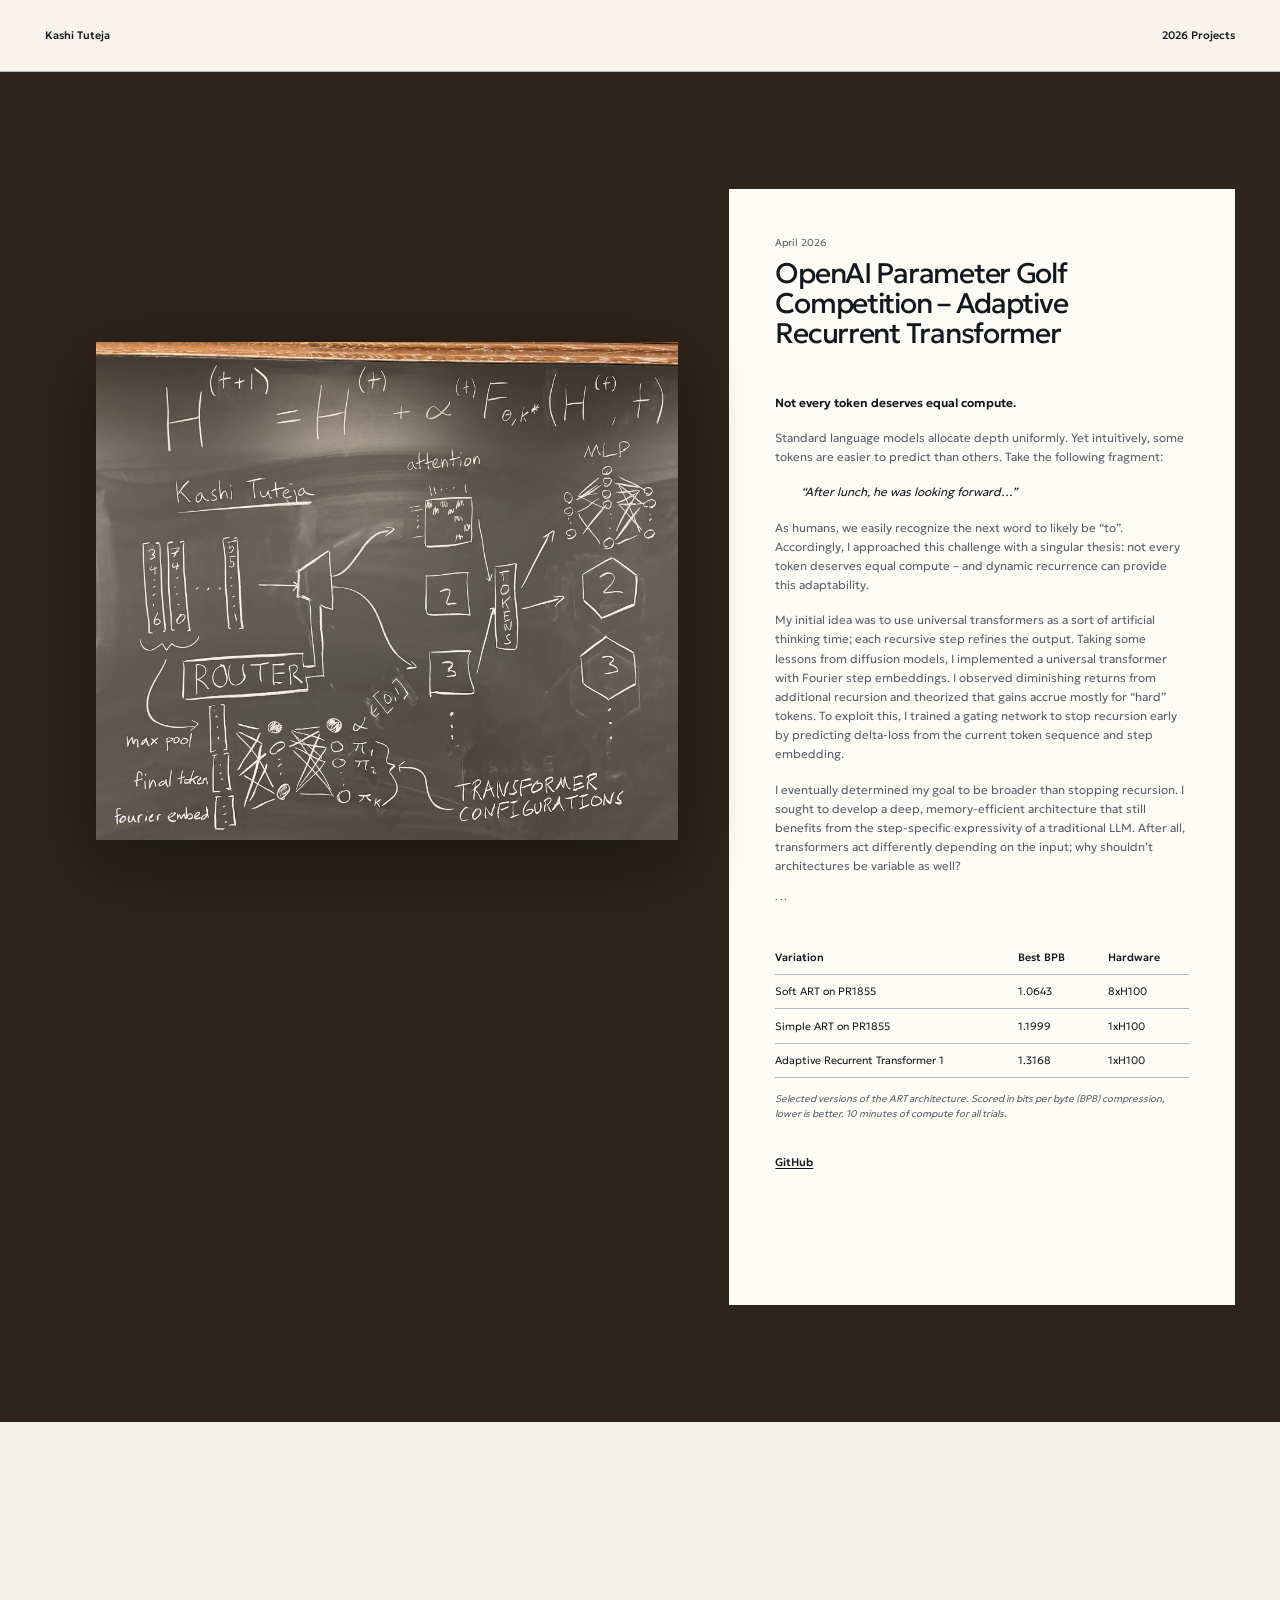
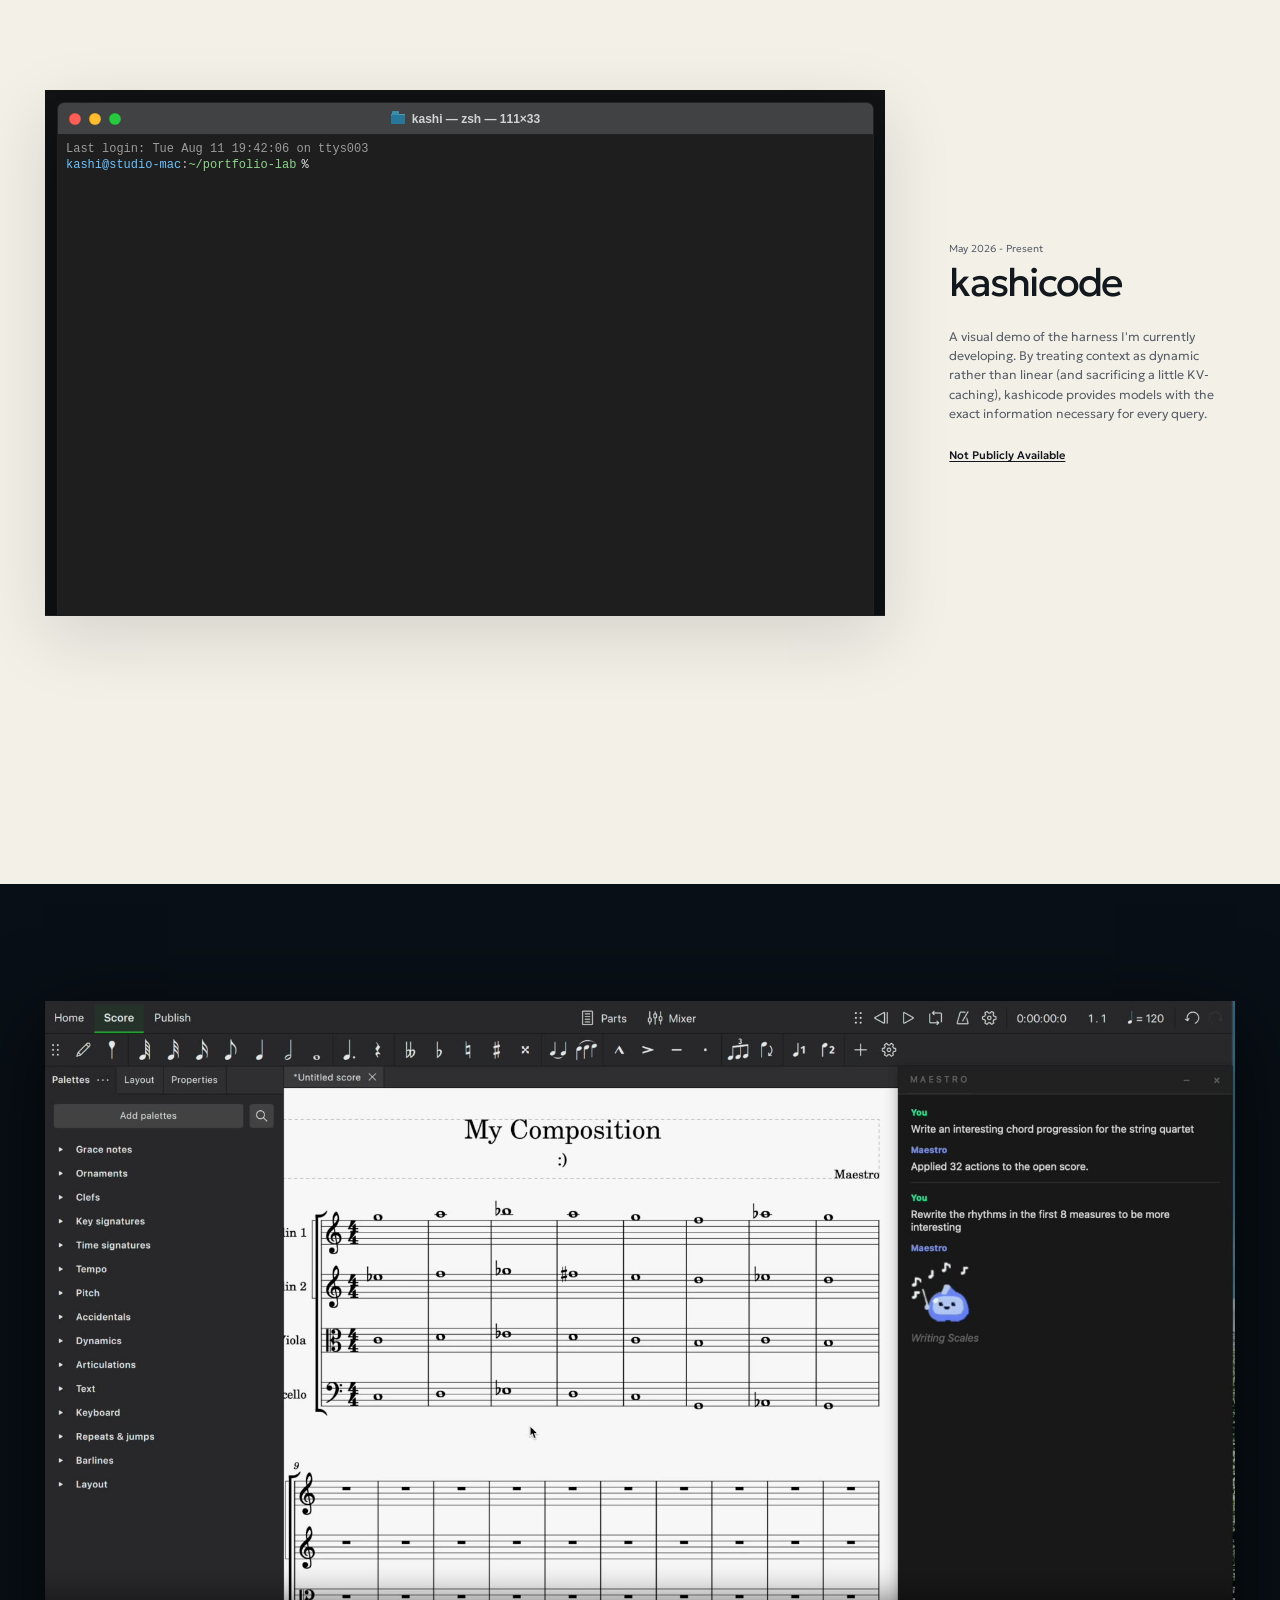
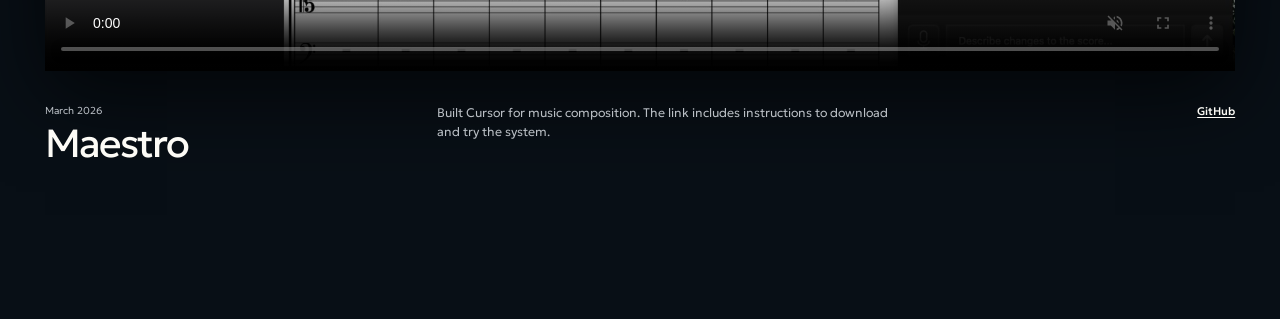
<file: index.html>
<!doctype html>
<html lang="en">
  <head>
    <meta charset="utf-8">
    <meta name="viewport" content="width=device-width, initial-scale=1">
    <meta name="description" content="2026 machine learning project portfolio by Kashi Tuteja.">
    <meta name="application-name" content="2026 Machine Learning Project Portfolio">
    <meta property="og:title" content="2026 Machine Learning Project Portfolio">
    <meta property="og:description" content="2026 machine learning projects by Kashi Tuteja.">
    <meta property="og:type" content="website">
    <meta property="og:url" content="https://kashi.studio/">
    <meta name="theme-color" content="#f3f1eb">
    <title>2026 Projects | Kashi Tuteja</title>
    <link rel="icon" href="assets/favicon.svg?v=sailboat" type="image/svg+xml">
    <link rel="preconnect" href="https://fonts.googleapis.com">
    <link rel="preconnect" href="https://fonts.gstatic.com" crossorigin>
    <link href="https://fonts.googleapis.com/css2?family=Geologica:wght@300;400;500;600&amp;display=swap" rel="stylesheet">
    <link rel="stylesheet" href="2026-projects.css">
    <script src="2026-projects.js" defer></script>
  </head>
  <body id="top">
    <a class="skip-link" href="#art">Skip to projects</a>

    <header class="exhibition-header">
      <span>Kashi Tuteja</span>
      <h1>2026 Projects</h1>
    </header>

    <main>
      <section class="installation installation--art" id="art" aria-labelledby="art-title">
        <figure class="artwork-frame">
          <img src="assets/art-routing-chalkboard.webp" alt="the learnable routing module shown in the chalkboard diagram">
        </figure>

        <article class="research-sheet">
          <header>
            <time datetime="2026-04">April 2026</time>
            <h2 id="art-title">OpenAI Parameter Golf Competition – Adaptive Recurrent Transformer</h2>
          </header>

          <div class="research-copy">
            <p><strong>Not every token deserves equal compute.</strong></p>
            <p>Standard language models allocate depth uniformly. Yet intuitively, some tokens are easier to predict than others. Take the following fragment:</p>
            <p class="fragment"><em>“After lunch, he was looking forward…”</em></p>
            <p>As humans, we easily recognize the next word to likely be “to”. Accordingly, I approached this challenge with a singular thesis: not every token deserves equal compute – and dynamic recurrence can provide this adaptability.</p>
            <p>My initial idea was to use universal transformers as a sort of artificial thinking time; each recursive step refines the output. Taking some lessons from diffusion models, I implemented a universal transformer with Fourier step embeddings. I observed diminishing returns from additional recursion and theorized that gains accrue mostly for “hard” tokens. To exploit this, I trained a gating network to stop recursion early by predicting delta-loss from the current token sequence and step embedding.</p>
            <p>I eventually determined my goal to be broader than stopping recursion. I sought to develop a deep, memory-efficient architecture that still benefits from the step-specific expressivity of a traditional LLM. After all, transformers act differently depending on the input; why shouldn’t architectures be variable as well?</p>
          </div>

          <div class="research-ellipsis" aria-hidden="true">...</div>

          <div class="results-table">
            <table>
              <thead>
                <tr>
                  <th scope="col">Variation</th>
                  <th scope="col">Best BPB</th>
                  <th scope="col">Hardware</th>
                </tr>
              </thead>
              <tbody>
                <tr>
                  <td>Soft ART on PR1855</td>
                  <td>1.0643</td>
                  <td>8xH100</td>
                </tr>
                <tr>
                  <td>Simple ART on PR1855</td>
                  <td>1.1999</td>
                  <td>1xH100</td>
                </tr>
                <tr>
                  <td>Adaptive Recurrent Transformer 1</td>
                  <td>1.3168</td>
                  <td>1xH100</td>
                </tr>
              </tbody>
            </table>
            <p><em>Selected versions of the ART architecture. Scored in bits per byte (BPB) compression, lower is better. 10 minutes of compute for all trials.</em></p>
          </div>

          <a class="material-link" href="https://github.com/openai/parameter-golf/pull/2107/files">GitHub</a>
        </article>
      </section>

      <section class="installation installation--kashicode" id="kashicode" aria-labelledby="kashicode-title">
        <div class="terminal-plinth" data-kashicode-work>
          <iframe data-demo-src="assets/kashicode-tui-demo/index.html" title="Scripted kashicode terminal demo"></iframe>
          <img src="assets/kashicode-screenshot.png" alt="kashicode terminal showing dynamic context allocation">
        </div>
        <article class="catalogue-label catalogue-label--kashicode">
          <div>
            <time datetime="2026-05">May 2026 - Present</time>
            <h2 id="kashicode-title">kashicode</h2>
          </div>
          <p>A visual demo of the harness I'm currently developing. By treating context as dynamic rather than linear (and sacrificing a little KV-caching), kashicode provides models with the exact information necessary for every query.</p>
          <a href="#top">Not Publicly Available</a>
        </article>
      </section>

      <section class="installation installation--maestro" id="maestro" aria-labelledby="maestro-title">
        <figure class="screening-room">
          <video data-maestro-video muted loop playsinline preload="metadata" poster="assets/maestro-still.jpg" controls aria-label="Maestro composing a string quartet in MuseScore">
            <source src="assets/maestro_noaudio.mp4" type="video/mp4">
          </video>
          <img src="assets/maestro-still.jpg" alt="Maestro editing a string quartet in MuseScore">
        </figure>
        <article class="catalogue-label catalogue-label--maestro">
          <div>
            <time datetime="2026-03">March 2026</time>
            <h2 id="maestro-title">Maestro</h2>
          </div>
          <p>Built Cursor for music composition. The link includes instructions to download and try the system.</p>
          <a href="https://tidaltunes.github.io/Maestro/">GitHub</a>
        </article>
      </section>
    </main>

  </body>
</html>
</file>
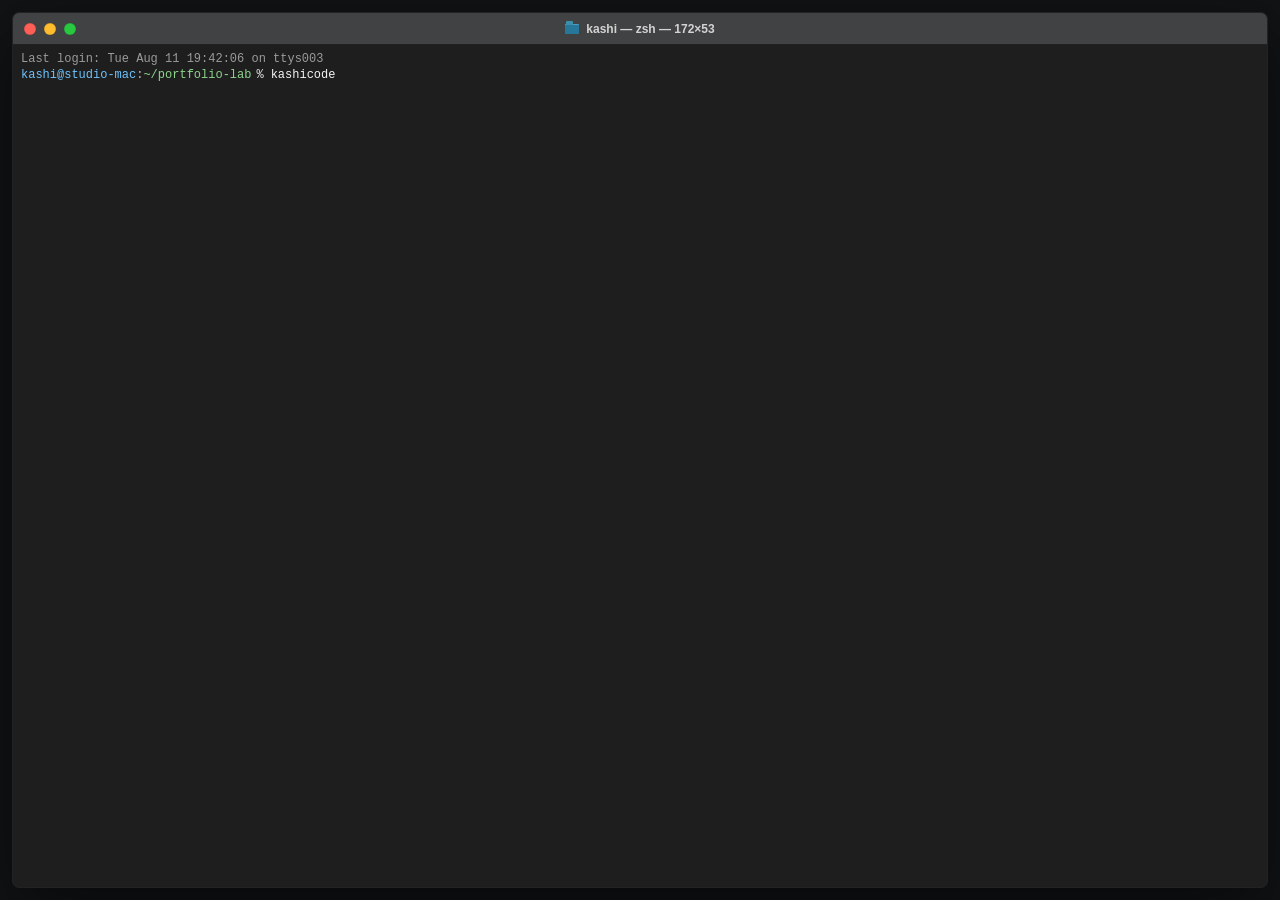
<file: assets/kashicode-tui-demo/index.html>
<!doctype html>
<!-- KASHICODE SCRIPTED TUI DEMO: static presentation only; no harness backend or model connection. -->
<html lang="en">
	<head>
		<meta charset="UTF-8" />
		<meta name="viewport" content="width=device-width, initial-scale=1.0" />
		<meta name="description" content="The Kashicode coding harness interface." />
		<title>Kashicode Terminal</title>
		<link rel="stylesheet" href="./styles.css" />
	</head>
	<body>
		<main class="demo-stage">
			<section class="terminal-window" aria-label="Kashicode terminal">
				<header class="terminal-titlebar">
					<div class="traffic-lights" aria-hidden="true"><span></span><span></span><span></span></div>
					<div class="terminal-title" id="terminal-title">
						<span class="folder-icon" aria-hidden="true"></span>
						<span id="terminal-title-text">kashi — zsh — 142×46</span>
					</div>
					<div class="titlebar-spacer" aria-hidden="true"></div>
				</header>

				<div class="terminal-viewport">
					<section class="shell-screen" id="shell-screen" aria-label="Command line">
						<div class="shell-output" id="shell-output" aria-live="polite"></div>
						<form class="shell-prompt-line" id="shell-form" autocomplete="off">
							<span class="shell-user">kashi@studio-mac</span><span class="shell-separator">:</span><span class="shell-path">~/portfolio-lab</span><span class="shell-symbol">%</span>
							<input id="shell-input" aria-label="Terminal command" autocomplete="off" spellcheck="false" />
						</form>
					</section>

					<section class="kashicode-screen" id="kashicode-screen" aria-label="Kashicode interface" hidden>
						<header class="kashi-header">
							<strong class="kashi-brand">kashicode</strong>
							<div class="kashi-hotkeys" aria-label="Keyboard shortcuts">
								<span><b>/</b> commands</span><i>·</i>
								<span><b>ctrl+l</b> model</span><i>·</i>
								<span><b>shift+tab</b> thinking</span><i>·</i>
								<span><b>ctrl+r</b> then <b>1–4</b> activity</span><i>·</i>
								<span><b>!</b> bash</span><i>·</i>
								<span><b>ctrl+c</b></span><i>·</i>
								<span><b>ctrl+d</b> clear/exit</span>
							</div>
						</header>

						<div class="kashi-rule"></div>
						<div class="mode-line">
							<span>Mode: <b>Coding</b></span><i>·</i>
							<span>Repository memory: <b id="memory-mode-label">Read + update</b></span><i>·</i>
							<span class="demo-label">SCRIPTED DEMO · NO MODEL/BACKEND</span>
						</div>

						<div class="kashi-workspace">
							<section class="conversation-pane" aria-label="Conversation">
								<div class="transcript" id="transcript" aria-live="polite"></div>
								<button class="latest-button" id="latest-button" type="button" hidden>↓ latest</button>
							</section>

							<aside class="sidebar-rail" aria-label="Context and harness state">
								<div class="context-panel">
									<div class="context-line"><span class="muted">cwd</span> <span>~/portfolio-lab</span></div>
									<button class="view-toggle" id="view-toggle" type="button" title="Toggle user/model transcript view">
										<span class="muted">view</span> <span class="active" id="view-user">USER</span> <i>·</i> <span id="view-model">model</span> <span class="shortcut">ctrl+x</span>
									</button>

									<div class="panel-rule"></div>
									<div class="context-heading"><strong>CONTEXT</strong> <b id="context-percent">1.6%</b></div>
									<div class="context-used"><span class="muted">used</span> <span id="context-used">4.4k / 272k tokens</span> <b>auto</b></div>
									<div class="context-meter"><span id="context-meter-fill"></span></div>

									<div class="panel-rule"></div>
									<div class="panel-title allocation-title">ALLOCATION</div>
									<div class="allocation-list" id="allocation-list"></div>

									<div class="panel-rule"></div>
									<div class="panel-title skills-title">SKILLS <span id="skill-count">3</span></div>
									<ul class="resource-list" id="skill-list"></ul>

									<div class="panel-rule"></div>
									<div class="panel-title files-title">FILES <span id="file-count">1</span></div>
									<ul class="resource-list" id="file-list"></ul>

									<div class="panel-rule"></div>
									<div class="panel-title tools-title">TOOLS <span id="tool-count">9</span></div>
									<div class="tool-list" id="tool-list">read bash edit write grep find ls history repo-info</div>
								</div>
							</aside>
						</div>

						<section class="prompt-region" aria-label="Kashicode prompt editor">
							<div class="prompt-title">PROMPT</div>
							<form id="prompt-form" autocomplete="off">
								<textarea id="prompt-input" rows="1" aria-label="Ask Kashicode" autocomplete="off" spellcheck="false"></textarea>
							</form>
							<div class="command-menu" id="command-menu" role="listbox" aria-label="Commands" hidden></div>
						</section>

						<footer class="kashi-footer">
							<div class="footer-cwd">~</div>
							<div class="footer-stats-row">
								<span id="footer-stats">↑0 ↓0 1.6%/272k (auto)</span>
								<span class="footer-model">(<span id="footer-provider">demo</span>) <b id="footer-model">kashi-portfolio</b> <i>•</i> <b id="footer-thinking">medium</b></span>
							</div>
						</footer>

						<div class="terminal-dialog-backdrop" id="model-dialog" hidden>
							<div class="terminal-dialog" role="dialog" aria-modal="true" aria-labelledby="model-dialog-title">
								<div class="dialog-title" id="model-dialog-title">Select model</div>
								<div class="dialog-subtitle">Available configurations</div>
								<div class="model-options" id="model-options"></div>
								<div class="dialog-help">↑/↓ select · enter confirm · esc cancel</div>
							</div>
						</div>
					</section>
				</div>
			</section>
		</main>

		<noscript>Kashicode requires JavaScript.</noscript>
		<script src="./demo.js"></script>
	</body>
</html>
</file>
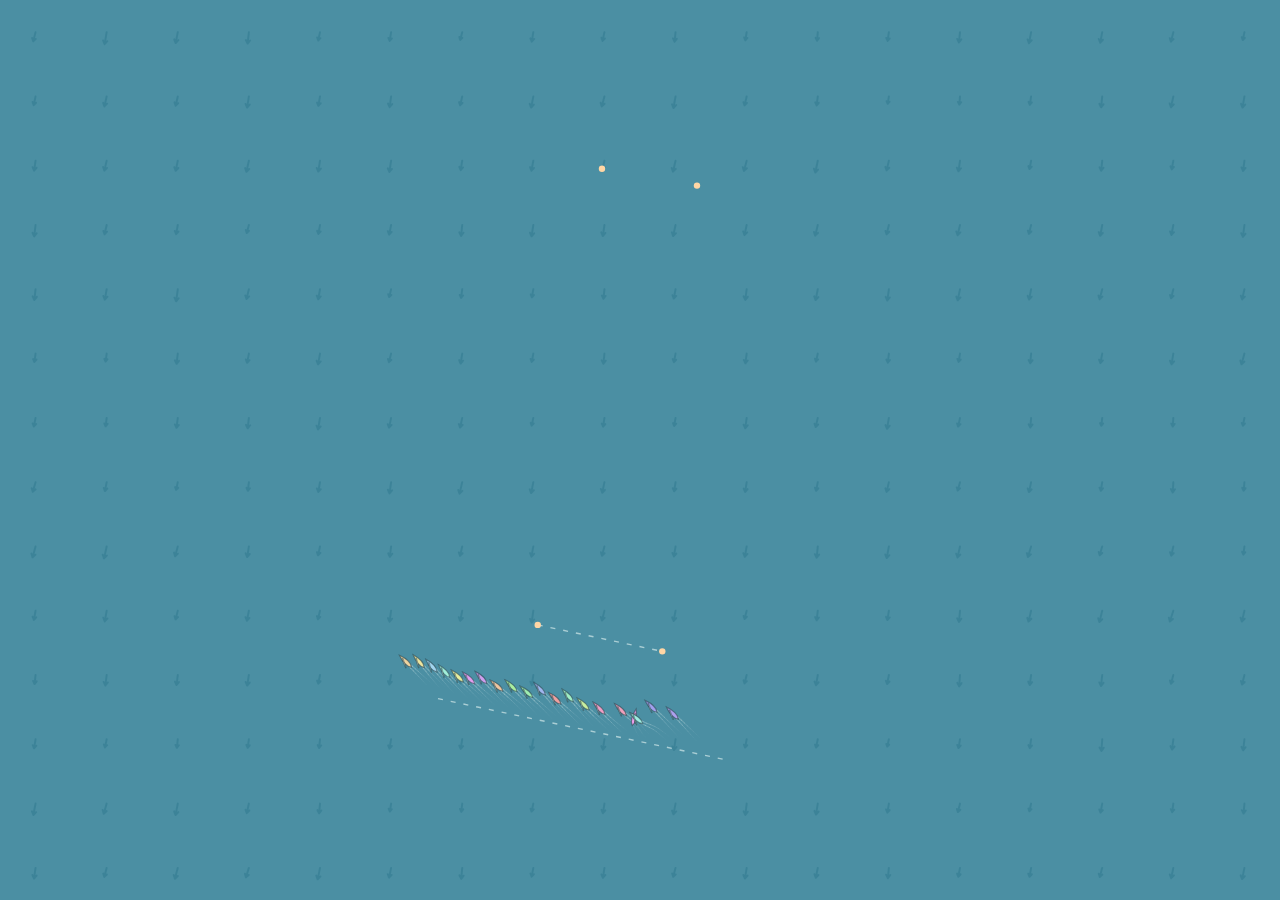
<file: assets/sailboat-web-demo/index.html>
<!doctype html>
<html lang="en">
  <head>
    <meta charset="utf-8" />
    <meta name="viewport" content="width=device-width, initial-scale=1" />
    <title>Sailboat Backdrop</title>
    <style>
      html,
      body {
        width: 100%;
        height: 100%;
        margin: 0;
        overflow: hidden;
        background: #4b8fa3;
      }

      sailboat-backdrop {
        width: 100%;
        height: 100%;
        pointer-events: none;
        --sailboat-water: #4b8fa3;
        --sailboat-wind: rgba(50, 123, 145, 0.58);
        --sailboat-line: rgba(240, 252, 249, 0.58);
        --sailboat-mark: #ffd6a5;
      }
    </style>
  </head>
  <body>
    <sailboat-backdrop course-angle="-12" time-scale="5"></sailboat-backdrop>
    <script src="./sailboat-backdrop.js"></script>
  </body>
</html>
</file>
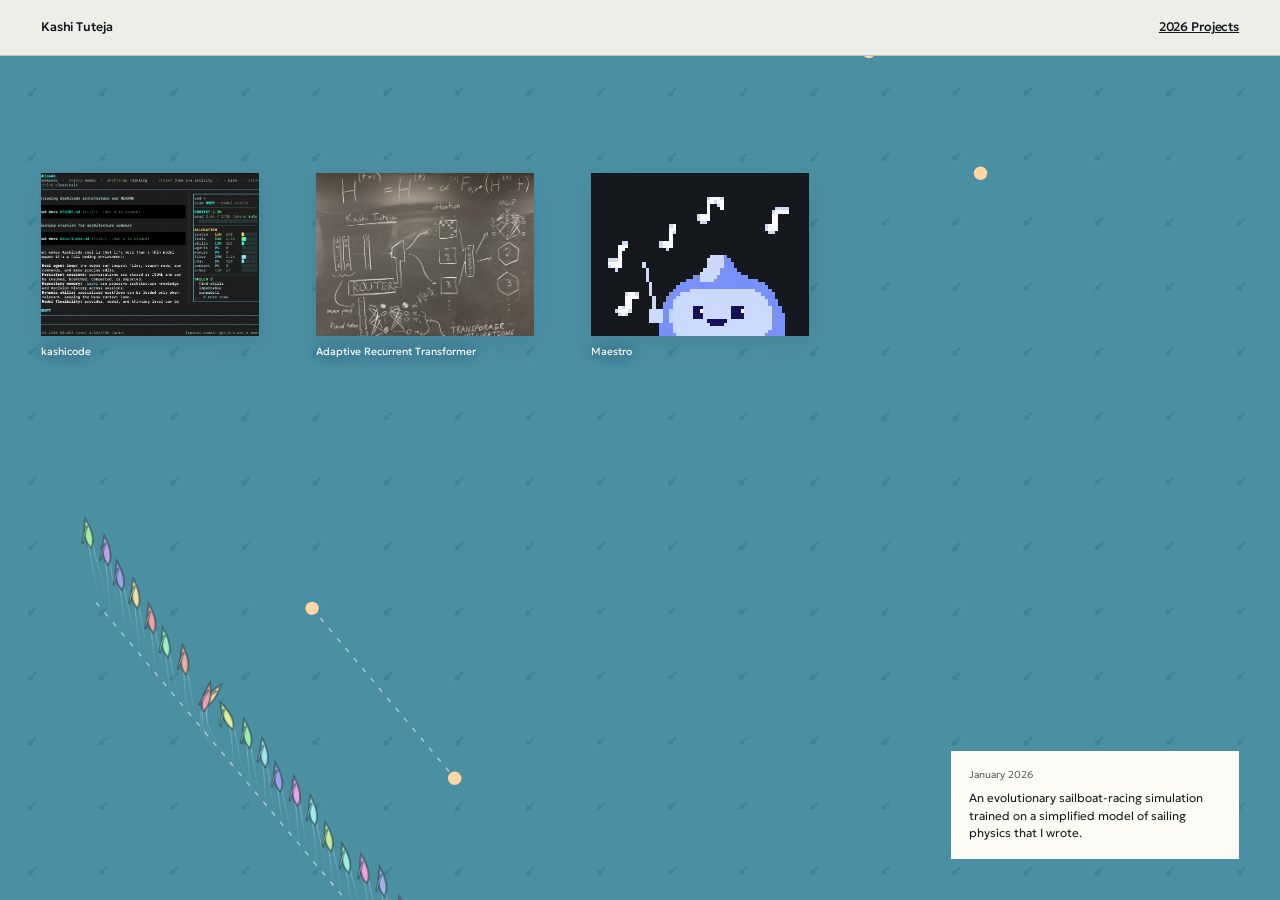
<file: single-screen.html>
<!doctype html>
<html lang="en">
  <head>
    <meta charset="utf-8">
    <meta name="viewport" content="width=device-width, initial-scale=1">
    <meta name="description" content="Selected mathematics and computer science projects by Kashi Tuteja.">
    <meta name="theme-color" content="#4b8fa3">
    <title>Kashi Tuteja</title>
    <link rel="icon" href="assets/favicon.svg" type="image/svg+xml">
    <link rel="preconnect" href="https://fonts.googleapis.com">
    <link rel="preconnect" href="https://fonts.gstatic.com" crossorigin>
    <link href="https://fonts.googleapis.com/css2?family=Geologica:wght@300;400;500;600&amp;display=swap" rel="stylesheet">
    <link rel="stylesheet" href="styles.css">
    <script src="assets/sailboat-web-demo/sailboat-backdrop.js" defer></script>
    <script src="gallery.js" defer></script>
  </head>
  <body>
    <a class="skip-link" href="#project-wall">Skip to project thumbnails</a>

    <header class="site-header">
      <span class="wordmark">Kashi Tuteja</span>
      <a class="wordmark" href="index.html">2026 Projects</a>
    </header>

    <main class="gallery-stage">
      <section class="backdrop-project" aria-labelledby="sailboat-title">
        <h1 class="visually-hidden" id="sailboat-title">sailboat_RL</h1>
        <sailboat-backdrop class="sailing-background" course-angle="-50" zoom="2.1" view-offset-x="-10" view-offset-y="52" time-scale="5" aria-hidden="true"></sailboat-backdrop>
        <img class="sailing-still" src="assets/sailboat-still.jpg" alt="">

        <article class="backdrop-caption">
          <time datetime="2026-01">January 2026</time>
          <p>An evolutionary sailboat-racing simulation trained on a simplified model of sailing physics that I wrote.</p>
        </article>
      </section>

      <nav class="project-wall" id="project-wall" aria-label="Additional projects">
        <button class="project-preview project-preview--kashicode" type="button" data-dialog="kashicode-dialog" aria-controls="kashicode-dialog" aria-haspopup="dialog" aria-expanded="false">
          <span class="preview-image">
            <img src="assets/kashicode-screenshot.png" alt="">
          </span>
          <span class="preview-label">kashicode</span>
        </button>

        <button class="project-preview project-preview--art" type="button" data-dialog="art-dialog" aria-controls="art-dialog" aria-haspopup="dialog" aria-expanded="false">
          <span class="preview-image">
            <img src="assets/art-routing-chalkboard.webp" alt="">
          </span>
          <span class="preview-label">Adaptive Recurrent Transformer</span>
        </button>

        <button class="project-preview project-preview--maestro" type="button" data-dialog="maestro-dialog" aria-controls="maestro-dialog" aria-haspopup="dialog" aria-expanded="false">
          <span class="preview-image">
            <img src="assets/maestro-thumbnail.png" alt="">
          </span>
          <span class="preview-label">Maestro</span>
        </button>
      </nav>
    </main>

    <dialog class="project-dialog" id="kashicode-dialog" aria-labelledby="kashicode-title">
      <div class="project-view">
        <button class="dialog-close" type="button" data-close aria-label="Close kashicode">×</button>
        <figure class="project-art project-art--kashicode">
          <iframe
            data-demo-src="assets/kashicode-tui-demo/index.html"
            title="Scripted Kashicode terminal demo"
          ></iframe>
        </figure>
        <article class="expanded-caption">
          <div class="expanded-title">
            <h2 id="kashicode-title">kashicode</h2>
            <p class="expanded-subtitle"><em>Dynamic context management.</em></p>
          </div>
          <p>A visual demo of the harness I'm currently developing. By treating context as flexible rather than linear (and sacrificing a little KV-caching), kashicode provides models with the exact information necessary for every query.</p>
          <div class="project-links">
            <a href="not-public.html">Not Publicly Available</a>
          </div>
        </article>
      </div>
    </dialog>

    <dialog class="project-dialog project-dialog--paper" id="art-dialog" aria-labelledby="art-title">
      <div class="project-view project-view--paper">
        <button class="dialog-close" type="button" data-close aria-label="Close Adaptive Recurrent Transformer">×</button>
        <figure class="paper-figure">
          <img src="assets/art-routing-chalkboard.webp" alt="the learnable routing module shown in the chalkboard diagram">
        </figure>
        <article class="paper-study">
          <header class="paper-heading">
            <time datetime="2026-04">April 2026</time>
            <h2 id="art-title">Adaptive Recurrent Transformer</h2>
            <p class="paper-thesis"><em>Reflection on OpenAI Parameter Golf Challenge</em></p>
          </header>

          <div class="paper-copy">
            <p class="paper-lede"><strong>Not every token deserves equal compute.</strong></p>
            <p>Standard language models allocate depth uniformly. Yet intuitively, some tokens are easier to predict than others. Take the following fragment:</p>
            <p class="paper-fragment"><em>“After lunch, he was looking forward…”</em></p>
            <p>As humans, we easily recognize the next word to likely be “to”. Accordingly, I approached this challenge with a singular thesis: not every token deserves equal compute – and dynamic recurrence can provide this adaptability.</p>
            <p>My initial idea was to use universal transformers as a sort of artificial thinking time; each recursive step refines the output. Taking some lessons from diffusion models, I implemented a universal transformer with Fourier step embeddings. I observed diminishing returns from additional recursion and theorized that gains accrue mostly for “hard” tokens. To exploit this, I trained a gating network to stop recursion early by predicting delta-loss from the current token sequence and step embedding.</p>
            <p>I eventually determined my goal to be broader than stopping recursion. I sought to develop a deep, memory-efficient architecture that still benefits from the step-specific expressivity of a traditional LLM. After all, transformers act differently depending on the input; why shouldn’t architectures be variable as well?</p>
          </div>

          <div class="paper-results">
            <table>
              <thead>
                <tr>
                  <th scope="col">Variation</th>
                  <th scope="col">Best BPB</th>
                  <th scope="col">Hardware</th>
                </tr>
              </thead>
              <tbody>
                <tr>
                  <td>Soft ART on PR1855</td>
                  <td>1.0643</td>
                  <td>8xH100</td>
                </tr>
                <tr>
                  <td>Simple ART on PR1855</td>
                  <td>1.1999</td>
                  <td>1xH100</td>
                </tr>
                <tr>
                  <td>Adaptive Recurrent Transformer 1</td>
                  <td>1.3168</td>
                  <td>1xH100</td>
                </tr>
              </tbody>
            </table>
            <p class="paper-results-caption"><em>Selected versions of the ART architecture. Scored in bits per byte (BPB) compression, lower is better. 10 minutes of compute for all trials.</em></p>
          </div>

          <div class="project-links">
            <a href="https://github.com/openai/parameter-golf/pull/2107/files" aria-label="View repository for Adaptive Recurrent Transformer">Repo</a>
          </div>
        </article>
      </div>
    </dialog>

    <dialog class="project-dialog" id="maestro-dialog" aria-labelledby="maestro-title">
      <div class="project-view">
        <button class="dialog-close" type="button" data-close aria-label="Close Maestro">×</button>
        <figure class="project-art project-art--maestro">
          <video data-project-video muted loop playsinline preload="metadata" poster="assets/maestro-still.jpg" controls aria-label="Maestro composing a string quartet in MuseScore">
            <source src="assets/maestro_noaudio.mp4" type="video/mp4">
          </video>
          <img class="project-video-still" src="assets/maestro-still.jpg" alt="Maestro editing a string quartet in MuseScore">
        </figure>
        <article class="expanded-caption">
          <div class="expanded-title">
            <h2 id="maestro-title">Maestro</h2>
            <p class="expanded-subtitle"><em>Cursor for MuseScore</em></p>
          </div>
          <p>Built with friends for a hackathon (placed 3rd), and expanded the project for my graduate applied AI course. The link includes instructions to download and try the system.</p>
          <div class="project-links">
            <a href="https://tidaltunes.github.io/Maestro/">Project</a>
          </div>
        </article>
      </div>
    </dialog>
  </body>
</html>
</file>
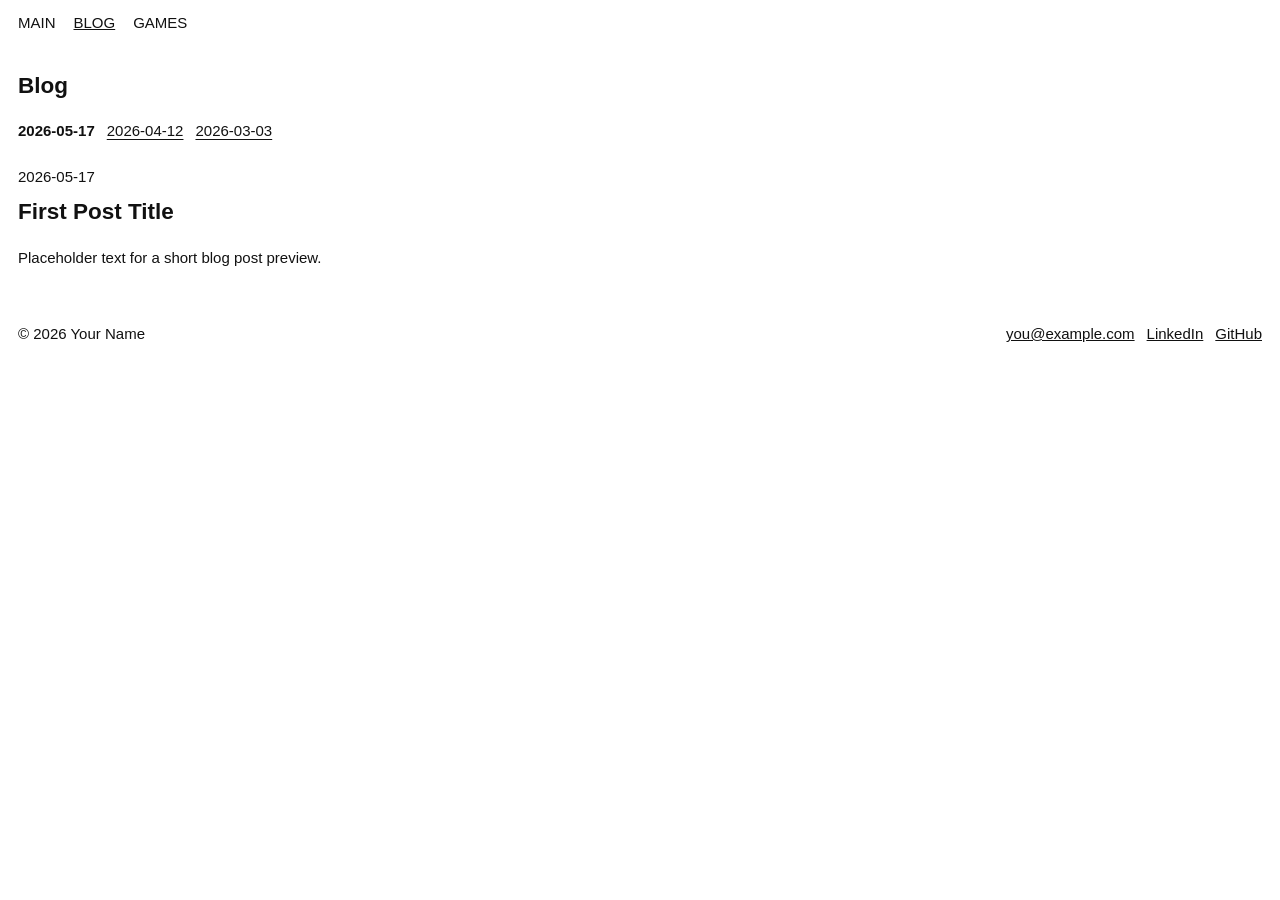
<file: deprecated/blog.html>
<!doctype html>
<html lang="en">
  <head>
    <meta charset="utf-8">
    <meta name="viewport" content="width=device-width, initial-scale=1">
    <title>Blog</title>
    <link rel="stylesheet" href="styles.css">
  </head>
  <body>
    <header class="site-header">
      <nav class="top-nav" aria-label="Primary navigation">
        <a href="index.html">MAIN</a>
        <a href="blog.html" aria-current="page">BLOG</a>
        <a href="games.html">GAMES</a>
      </nav>
    </header>

    <main class="blog-main">
      <section class="blog-layout">
        <h1>Blog</h1>

        <input class="post-toggle" type="radio" name="post" id="post-one" checked>
        <input class="post-toggle" type="radio" name="post" id="post-two">
        <input class="post-toggle" type="radio" name="post" id="post-three">

        <div class="post-switcher" aria-label="Blog posts">
          <label for="post-one">2026-05-17</label>
          <label for="post-two">2026-04-12</label>
          <label for="post-three">2026-03-03</label>
        </div>

        <div class="post-stack">
          <article class="blog-post post-one">
            <time datetime="2026-05-17">2026-05-17</time>
            <h2>First Post Title</h2>
            <p>Placeholder text for a short blog post preview.</p>
          </article>
          <article class="blog-post post-two">
            <time datetime="2026-04-12">2026-04-12</time>
            <h2>Second Post Title</h2>
            <p>Placeholder text for another short blog post preview.</p>
          </article>
          <article class="blog-post post-three">
            <time datetime="2026-03-03">2026-03-03</time>
            <h2>Third Post Title</h2>
            <p>Placeholder text for a future dated blog post.</p>
          </article>
        </div>
      </section>
    </main>

    <footer class="site-footer">
      <span class="copyright">&copy; 2026 Your Name</span>
      <span class="footer-links">
        <a href="mailto:you@example.com">you@example.com</a>
        <a href="https://www.linkedin.com/" rel="noreferrer">LinkedIn</a>
        <a href="https://github.com/" rel="noreferrer">GitHub</a>
      </span>
    </footer>
  </body>
</html>
</file>
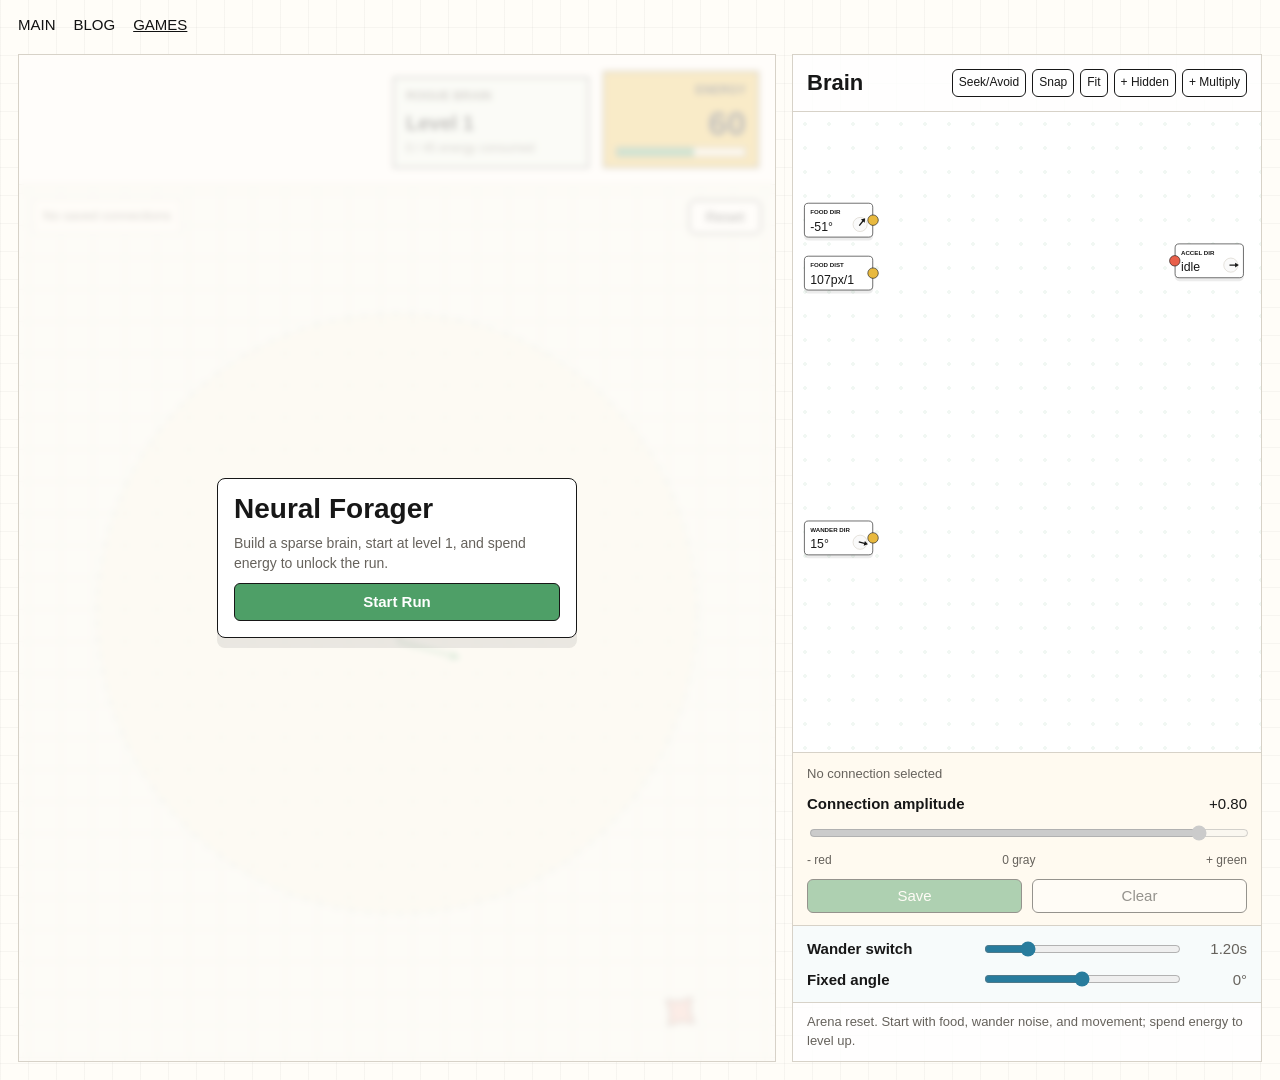
<file: deprecated/games.html>
<!doctype html>
<html lang="en">
  <head>
    <meta charset="utf-8">
    <meta name="viewport" content="width=device-width, initial-scale=1">
    <title>Neural Forager</title>
    <link rel="stylesheet" href="styles.css">
    <style>
      :root {
        --game-ink: #171717;
        --game-muted: #66625c;
        --game-paper: #fffdf8;
        --game-panel: #ffffff;
        --game-line: #d7d2c8;
        --game-green: #4e9f67;
        --game-coral: #e85f4a;
        --game-blue: #287c9d;
        --game-yellow: #e8b93f;
      }

      body.game-page {
        min-height: 100vh;
        color: var(--game-ink);
        background:
          linear-gradient(90deg, rgba(23, 23, 23, 0.035) 1px, transparent 1px),
          linear-gradient(0deg, rgba(23, 23, 23, 0.035) 1px, transparent 1px),
          var(--game-paper);
        background-size: 28px 28px;
      }

      .game-page .site-header {
        padding: 14px 18px 8px;
      }

      .game-page main {
        padding: 10px 18px 18px;
      }

      .game-shell {
        display: grid;
        grid-template-columns: minmax(0, 1fr) minmax(360px, 470px);
        gap: 16px;
        min-height: calc(100vh - 74px);
      }

      .game-stage,
      .brain-panel {
        min-width: 0;
        border: 1px solid var(--game-line);
        background: rgba(255, 255, 255, 0.82);
      }

      .game-stage {
        position: relative;
        display: grid;
        grid-template-rows: auto minmax(420px, 1fr);
      }

      .game-hud {
        display: flex;
        align-items: end;
        justify-content: space-between;
        gap: 14px;
        padding: 16px;
        border-bottom: 1px solid var(--game-line);
      }

      .game-hud-spacer {
        flex: 1 1 auto;
      }

      .energy-strip {
        display: grid;
        gap: 7px;
        min-width: 156px;
        padding: 10px 12px;
        border: 1px solid var(--game-ink);
        background: var(--game-yellow);
        text-align: right;
      }

      .progression-panel {
        display: grid;
        gap: 6px;
        min-width: 196px;
        padding: 10px 12px;
        border: 1px solid var(--game-ink);
        background: #eef7f1;
      }

      .progression-panel span {
        color: var(--game-muted);
        font-size: 12px;
        font-weight: 700;
        text-transform: uppercase;
      }

      .progression-panel strong {
        font-size: 20px;
        line-height: 1.1;
      }

      .progression-panel small {
        color: var(--game-muted);
        font-size: 12px;
      }

      .ability-choice {
        display: none;
        gap: 6px;
        grid-template-columns: repeat(3, minmax(0, 1fr));
      }

      .ability-choice.choice-open {
        display: grid;
      }

      .ability-choice button {
        min-height: 28px;
        border: 1px solid var(--game-ink);
        border-radius: 6px;
        background: var(--game-panel);
        color: var(--game-ink);
        font: inherit;
        font-size: 12px;
        cursor: pointer;
      }

      .energy-strip span {
        font-size: 12px;
        font-weight: 700;
        text-transform: uppercase;
      }

      .energy-strip strong {
        font-size: 34px;
        line-height: 1;
      }

      .energy-meter {
        height: 10px;
        overflow: hidden;
        border: 1px solid rgba(23, 23, 23, 0.62);
        background: rgba(255, 253, 248, 0.82);
      }

      .energy-fill {
        width: var(--energy-level, 60%);
        height: 100%;
        background: var(--game-green);
        transition: width 0.16s ease, background-color 0.16s ease;
      }

      .energy-fill.energy-low {
        background: var(--game-coral);
      }

      .arena-wrap {
        position: relative;
        min-height: 420px;
        overflow: hidden;
        background: #f7f9f2;
      }

      #arena {
        display: block;
        width: 100%;
        height: 100%;
        cursor: grab;
        touch-action: none;
      }

      #arena:active {
        cursor: grabbing;
      }

      .arena-toolbar {
        position: absolute;
        top: 14px;
        left: 14px;
        right: 14px;
        display: flex;
        align-items: center;
        justify-content: space-between;
        gap: 10px;
        pointer-events: none;
      }

      .brain-status {
        max-width: min(520px, calc(100% - 92px));
        padding: 7px 9px;
        border: 1px solid rgba(23, 23, 23, 0.18);
        background: rgba(255, 253, 248, 0.84);
        color: var(--game-muted);
        font-size: 13px;
      }

      .reset-button,
      .save-button,
      .clear-button {
        min-height: 34px;
        border: 1px solid var(--game-ink);
        border-radius: 6px;
        background: var(--game-panel);
        color: var(--game-ink);
        font: inherit;
        cursor: pointer;
      }

      .reset-button {
        min-width: 72px;
        pointer-events: auto;
      }

      .reset-button:hover,
      .save-button:hover,
      .clear-button:hover,
      .wire-hit:hover + .wire-visible {
        transform: translateY(-1px);
      }

      .reset-button:disabled,
      .save-button:disabled,
      .clear-button:disabled {
        cursor: not-allowed;
        opacity: 0.45;
        transform: none;
      }

      .start-menu {
        position: absolute;
        inset: 0;
        z-index: 8;
        display: none;
        place-items: center;
        padding: 18px;
        background: rgba(255, 253, 248, 0.74);
        backdrop-filter: blur(3px);
      }

      .start-menu.menu-open {
        display: grid;
      }

      .start-card {
        display: grid;
        gap: 10px;
        width: min(360px, 100%);
        padding: 16px;
        border: 1px solid var(--game-ink);
        border-radius: 8px;
        background: var(--game-panel);
        box-shadow: 0 10px 0 rgba(23, 23, 23, 0.08);
      }

      .start-card h1 {
        margin: 0;
        font-size: 28px;
        line-height: 1;
      }

      .start-card p {
        margin: 0;
        color: var(--game-muted);
        font-size: 14px;
      }

      .start-button {
        min-height: 38px;
        border: 1px solid var(--game-ink);
        border-radius: 6px;
        background: var(--game-green);
        color: #fff;
        font: inherit;
        font-weight: 700;
        cursor: pointer;
      }

      .brain-panel {
        display: grid;
        grid-template-rows: auto 640px auto auto auto;
      }

      .brain-header {
        display: flex;
        align-items: center;
        justify-content: space-between;
        gap: 10px;
        padding: 12px 14px;
        border-bottom: 1px solid var(--game-line);
      }

      .brain-header h2 {
        margin: 0;
        font-size: 22px;
      }

      .brain-actions {
        display: flex;
        gap: 6px;
      }

      .add-node-button {
        min-height: 28px;
        border: 1px solid var(--game-ink);
        border-radius: 6px;
        background: #fff;
        color: var(--game-ink);
        font: inherit;
        font-size: 12px;
        cursor: pointer;
      }

      .brain-board {
        position: relative;
        min-height: 640px;
        overflow: hidden;
        background:
          radial-gradient(circle at center, rgba(78, 159, 103, 0.08) 0 2px, transparent 2px 100%),
          #fff;
        background-size: 24px 24px;
        cursor: grab;
        touch-action: none;
      }

      .brain-board:active {
        cursor: grabbing;
      }

      .brain-space {
        position: absolute;
        top: 0;
        left: 0;
        width: 760px;
        height: 780px;
        transform: translate(var(--brain-pan-x, 0px), var(--brain-pan-y, 0px)) scale(var(--brain-scale, 1));
        transform-origin: 0 0;
      }

      .wire-layer {
        position: absolute;
        inset: 0;
        z-index: 1;
        width: 100%;
        height: 100%;
        pointer-events: none;
      }

      .wire-visible,
      .wire-shadow,
      .wire-hit {
        fill: none;
        stroke-linecap: round;
      }

      .wire-shadow {
        stroke: rgba(23, 23, 23, 0.13);
        stroke-width: 10;
      }

      .wire-visible {
        stroke: #9a9a92;
        stroke-width: 6;
      }

      .wire-hit {
        stroke: transparent;
        stroke-width: 18;
        cursor: pointer;
        pointer-events: stroke;
      }

      .wire-selected {
        filter: drop-shadow(0 0 4px rgba(23, 23, 23, 0.32));
      }

      #preview-wire {
        fill: none;
        stroke: #9a9a92;
        stroke-dasharray: 8 7;
        stroke-linecap: round;
        stroke-width: 5;
      }

      .wire-hidden {
        opacity: 0;
        pointer-events: none;
      }

      .brain-node {
        position: absolute;
        z-index: 2;
        display: grid;
        gap: 3px;
        width: 112px;
        min-height: 56px;
        padding: 7px 9px;
        border: 1.5px solid var(--game-ink);
        border-radius: 7px;
        background: var(--game-panel);
        box-shadow: 0 5px 0 rgba(23, 23, 23, 0.08);
        cursor: move;
        user-select: none;
      }

      .hidden-node {
        width: 96px;
        background: #fbfbf4;
      }

      .mix-node {
        width: 96px;
        background: #fff8ed;
      }

      .node-hidden {
        display: none;
      }

      .output-node {
        width: 112px;
      }

      .node-label {
        overflow: hidden;
        padding-right: 12px;
        font-size: 10px;
        font-weight: 700;
        text-overflow: ellipsis;
        text-transform: uppercase;
        white-space: nowrap;
      }

      .node-reading {
        align-self: end;
        font-size: 20px;
        line-height: 1;
      }

      .node-arrow {
        position: absolute;
        right: 8px;
        bottom: 8px;
        width: 24px;
        height: 24px;
        border: 1px solid var(--game-line);
        border-radius: 50%;
        background: #fafafa;
      }

      .node-arrow::before {
        position: absolute;
        top: 50%;
        left: 50%;
        width: 11px;
        height: 2px;
        background: var(--game-ink);
        content: "";
        transform: translate(-20%, -50%) rotate(var(--angle, 0deg));
        transform-origin: 20% 50%;
      }

      .node-arrow::after {
        position: absolute;
        top: 50%;
        left: 50%;
        width: 0;
        height: 0;
        border-top: 4px solid transparent;
        border-bottom: 4px solid transparent;
        border-left: 6px solid var(--game-ink);
        content: "";
        transform: translate(7px, -50%) rotate(var(--angle, 0deg));
        transform-origin: -7px 50%;
      }

      .wire-port {
        position: absolute;
        top: 50%;
        width: 18px;
        height: 18px;
        border: 1.5px solid var(--game-ink);
        border-radius: 50%;
        background: var(--game-yellow);
        cursor: grab;
        touch-action: none;
        transform: translateY(-50%);
      }

      .delete-node {
        position: absolute;
        top: 4px;
        right: 4px;
        z-index: 3;
        width: 16px;
        height: 16px;
        border: 1px solid var(--game-line);
        border-radius: 50%;
        background: #fff;
        color: var(--game-muted);
        font: inherit;
        font-size: 11px;
        line-height: 12px;
        cursor: pointer;
      }

      .wire-port:active {
        cursor: grabbing;
      }

      .source-port {
        right: -10px;
      }

      .target-port {
        left: -10px;
        background: var(--game-coral);
      }

      .hidden-node .target-port {
        background: #d9d9d1;
      }

      .hidden-node .source-port {
        background: #b8d7c0;
      }

      .mix-node .target-port {
        background: #e8d6a8;
      }

      .mix-node .source-port {
        background: #9fc6d1;
      }

      .connection-tuner {
        display: grid;
        gap: 9px;
        padding: 12px 14px;
        border-top: 1px solid var(--game-line);
        background: #fffaf0;
      }

      .signal-controls {
        display: grid;
        gap: 9px;
        padding: 12px 14px;
        border-top: 1px solid var(--game-line);
        background: #f7fbfb;
      }

      .signal-row {
        display: grid;
        grid-template-columns: 1fr minmax(120px, 1.2fr) 58px;
        align-items: center;
        gap: 10px;
      }

      .tuner-row {
        display: flex;
        align-items: center;
        justify-content: space-between;
        gap: 12px;
      }

      .connection-tuner label,
      .signal-controls label {
        font-weight: 700;
      }

      .signal-controls output {
        color: var(--game-muted);
        font-variant-numeric: tabular-nums;
        text-align: right;
      }

      .selected-connection {
        color: var(--game-muted);
        font-size: 13px;
      }

      #weight-value {
        min-width: 76px;
        font-variant-numeric: tabular-nums;
        text-align: right;
      }

      .weight-slider {
        width: 100%;
        accent-color: var(--game-blue);
      }

      .polarity-labels {
        display: flex;
        justify-content: space-between;
        color: var(--game-muted);
        font-size: 12px;
      }

      .tuner-actions {
        display: grid;
        grid-template-columns: 1fr 1fr;
        gap: 10px;
      }

      .save-button {
        background: var(--game-green);
        color: #fff;
      }

      .clear-button {
        background: #fff;
      }

      .event-log {
        min-height: 38px;
        padding: 10px 14px;
        border-top: 1px solid var(--game-line);
        color: var(--game-muted);
        font-size: 13px;
      }

      @media (max-width: 960px) {
        .game-shell {
          grid-template-columns: 1fr;
        }

        .brain-panel {
          min-height: 760px;
        }
      }

      @media (max-width: 600px) {
        .game-page main {
          padding-inline: 12px;
        }

        .game-hud {
          align-items: start;
          flex-direction: column;
        }

        .energy-strip {
          align-self: stretch;
          text-align: left;
        }

        .arena-toolbar {
          align-items: stretch;
        }

        .brain-status {
          max-width: none;
        }

        .brain-node {
          width: 98px;
        }

        .hidden-node {
          width: 86px;
        }

        .node-reading {
          font-size: 18px;
        }
      }
    </style>
  </head>
  <body class="game-page">
    <header class="site-header">
      <nav class="top-nav" aria-label="Primary navigation">
        <a href="index.html">MAIN</a>
        <a href="blog.html">BLOG</a>
        <a href="games.html" aria-current="page">GAMES</a>
      </nav>
    </header>

    <main class="game-shell" aria-label="Neural Forager">
      <section class="game-stage" aria-label="Neural forager arena">
        <div class="game-hud">
          <div class="game-hud-spacer" aria-hidden="true"></div>
          <div class="progression-panel" aria-live="polite">
            <span>Rogue Brain</span>
            <strong id="level-count">Level 1</strong>
            <small id="score-count">0 energy consumed</small>
            <div class="ability-choice" id="ability-choice" aria-label="Choose a new ability"></div>
          </div>
          <div class="energy-strip" aria-live="polite">
            <span>Energy</span>
            <strong id="energy-count">60</strong>
            <div class="energy-meter" aria-hidden="true">
              <div class="energy-fill" id="energy-fill"></div>
            </div>
          </div>
        </div>

        <div class="arena-wrap">
          <canvas id="arena" role="img" aria-label="A small creature moving through a field toward food"></canvas>
          <div class="arena-toolbar">
            <div class="brain-status" id="brain-status">No saved connections</div>
            <button class="reset-button" id="reset-button" type="button">Reset</button>
          </div>
        </div>

        <div class="start-menu menu-open" id="start-menu" role="dialog" aria-modal="true" aria-labelledby="start-title">
          <div class="start-card">
            <h1 id="start-title">Neural Forager</h1>
            <p>Build a sparse brain, start at level 1, and spend energy to unlock the run.</p>
            <button class="start-button" id="start-button" type="button">Start Run</button>
          </div>
        </div>
      </section>

      <aside class="brain-panel" aria-label="Sparse neural network editor">
        <header class="brain-header">
          <h2>Brain</h2>
          <div class="brain-actions">
            <button class="add-node-button" id="preset-seek-avoid" type="button">Seek/Avoid</button>
            <button class="add-node-button" id="snap-nodes" type="button">Snap</button>
            <button class="add-node-button" id="fit-brain" type="button">Fit</button>
            <button class="add-node-button" id="add-hidden-node" type="button">+ Hidden</button>
            <button class="add-node-button" id="add-mix-node" type="button">+ Multiply</button>
          </div>
        </header>

        <div class="brain-board" id="brain-board">
          <div class="brain-space" id="brain-space">
            <svg class="wire-layer" id="wire-layer" aria-hidden="true">
              <g id="wires"></g>
              <path class="wire-hidden" id="preview-wire"></path>
            </svg>

            <div class="brain-node input-node" id="node-food-dir">
              <span class="node-label">Food dir</span>
              <output class="node-reading" id="reading-food-dir">0°</output>
              <span class="node-arrow" id="arrow-food-dir" aria-hidden="true"></span>
              <button class="wire-port source-port" type="button" data-source="foodDir" aria-label="Start connection from food direction"></button>
            </div>

            <div class="brain-node input-node" id="node-food-dist">
              <span class="node-label">Food dist</span>
              <output class="node-reading" id="reading-food-dist">0%</output>
              <button class="wire-port source-port" type="button" data-source="foodDist" aria-label="Start connection from food distance"></button>
            </div>

            <div class="brain-node input-node" id="node-spike-dir">
              <span class="node-label">Spike dir</span>
              <output class="node-reading" id="reading-spike-dir">0°</output>
              <span class="node-arrow" id="arrow-spike-dir" aria-hidden="true"></span>
              <button class="wire-port source-port" type="button" data-source="spikeDir" aria-label="Start connection from nearest spike direction"></button>
            </div>

            <div class="brain-node input-node" id="node-spike-dist">
              <span class="node-label">Spike dist</span>
              <output class="node-reading" id="reading-spike-dist">0%</output>
              <button class="wire-port source-port" type="button" data-source="spikeDist" aria-label="Start connection from nearest spike distance"></button>
            </div>

            <div class="brain-node input-node" id="node-creature-dir">
              <span class="node-label">Creature dir</span>
              <output class="node-reading" id="reading-creature-dir">0°</output>
              <span class="node-arrow" id="arrow-creature-dir" aria-hidden="true"></span>
              <button class="wire-port source-port" type="button" data-source="creatureDir" aria-label="Start connection from nearest creature direction"></button>
            </div>

            <div class="brain-node input-node" id="node-creature-dist">
              <span class="node-label">Creature dist</span>
              <output class="node-reading" id="reading-creature-dist">0%</output>
              <button class="wire-port source-port" type="button" data-source="creatureDist" aria-label="Start connection from nearest creature distance"></button>
            </div>

            <div class="brain-node input-node" id="node-wander-dir">
              <span class="node-label">Wander dir</span>
              <output class="node-reading" id="reading-wander-dir">0°</output>
              <span class="node-arrow" id="arrow-wander-dir" aria-hidden="true"></span>
              <button class="wire-port source-port" type="button" data-source="wanderDir" aria-label="Start connection from switching random direction"></button>
            </div>

            <div class="brain-node input-node" id="node-fixed-dir">
              <span class="node-label">Fixed dir</span>
              <output class="node-reading" id="reading-fixed-dir">0°</output>
              <span class="node-arrow" id="arrow-fixed-dir" aria-hidden="true"></span>
              <button class="wire-port source-port" type="button" data-source="fixedDir" aria-label="Start connection from user-set fixed direction"></button>
            </div>

            <div class="brain-node hidden-node node-hidden" id="node-h1">
              <button class="delete-node" type="button" data-delete-node="h1" aria-label="Delete hidden 1">x</button>
              <span class="node-label">Hidden 1</span>
              <output class="node-reading" id="reading-h1">0.00</output>
              <button class="wire-port target-port" type="button" data-target="h1" aria-label="Connect to hidden 1"></button>
              <button class="wire-port source-port" type="button" data-source="h1" aria-label="Start connection from hidden 1"></button>
            </div>

            <div class="brain-node hidden-node node-hidden" id="node-h2">
              <button class="delete-node" type="button" data-delete-node="h2" aria-label="Delete hidden 2">x</button>
              <span class="node-label">Hidden 2</span>
              <output class="node-reading" id="reading-h2">0.00</output>
              <button class="wire-port target-port" type="button" data-target="h2" aria-label="Connect to hidden 2"></button>
              <button class="wire-port source-port" type="button" data-source="h2" aria-label="Start connection from hidden 2"></button>
            </div>

            <div class="brain-node hidden-node node-hidden" id="node-h3">
              <button class="delete-node" type="button" data-delete-node="h3" aria-label="Delete hidden 3">x</button>
              <span class="node-label">Hidden 3</span>
              <output class="node-reading" id="reading-h3">0.00</output>
              <button class="wire-port target-port" type="button" data-target="h3" aria-label="Connect to hidden 3"></button>
              <button class="wire-port source-port" type="button" data-source="h3" aria-label="Start connection from hidden 3"></button>
            </div>

            <div class="brain-node mix-node node-hidden" id="node-m1">
              <button class="delete-node" type="button" data-delete-node="m1" aria-label="Delete multiply 1">x</button>
              <span class="node-label">Multiply 1</span>
              <output class="node-reading" id="reading-m1">0.00</output>
              <button class="wire-port target-port" type="button" data-target="m1" aria-label="Connect to multiply 1"></button>
              <button class="wire-port source-port" type="button" data-source="m1" aria-label="Start connection from multiply 1"></button>
            </div>

            <div class="brain-node mix-node node-hidden" id="node-m2">
              <button class="delete-node" type="button" data-delete-node="m2" aria-label="Delete multiply 2">x</button>
              <span class="node-label">Multiply 2</span>
              <output class="node-reading" id="reading-m2">0.00</output>
              <button class="wire-port target-port" type="button" data-target="m2" aria-label="Connect to multiply 2"></button>
              <button class="wire-port source-port" type="button" data-source="m2" aria-label="Start connection from multiply 2"></button>
            </div>

            <div class="brain-node output-node" id="node-output">
              <span class="node-label">Accel dir</span>
              <output class="node-reading" id="reading-output">idle</output>
              <span class="node-arrow" id="arrow-output" aria-hidden="true"></span>
              <button class="wire-port target-port" type="button" data-target="output" aria-label="Connect to acceleration direction"></button>
            </div>

            <div class="brain-node output-node" id="node-shoot">
              <span class="node-label">Shoot</span>
              <output class="node-reading" id="reading-shoot">idle</output>
              <span class="node-arrow" id="arrow-shoot" aria-hidden="true"></span>
              <button class="wire-port target-port" type="button" data-target="shoot" aria-label="Connect to projectile firing"></button>
            </div>

            <div class="brain-node output-node" id="node-dash">
              <span class="node-label">Dash</span>
              <output class="node-reading" id="reading-dash">idle</output>
              <span class="node-arrow" id="arrow-dash" aria-hidden="true"></span>
              <button class="wire-port target-port" type="button" data-target="dash" aria-label="Connect to timed dash"></button>
            </div>

            <div class="brain-node output-node" id="node-shock">
              <span class="node-label">Shock</span>
              <output class="node-reading" id="reading-shock">0%</output>
              <button class="wire-port target-port" type="button" data-target="shock" aria-label="Connect to electric shock"></button>
            </div>

            <div class="brain-node output-node" id="node-dig">
              <span class="node-label">Dig</span>
              <output class="node-reading" id="reading-dig">0%</output>
              <button class="wire-port target-port" type="button" data-target="dig" aria-label="Connect to digging mode"></button>
            </div>

            <div class="brain-node output-node" id="node-fly">
              <span class="node-label">Fly</span>
              <output class="node-reading" id="reading-fly">0%</output>
              <button class="wire-port target-port" type="button" data-target="fly" aria-label="Connect to flying mode"></button>
            </div>
          </div>
        </div>

        <form class="connection-tuner" id="connection-tuner">
          <div class="selected-connection" id="selected-connection">No connection selected</div>
          <div class="tuner-row">
            <label for="weight-slider">Connection amplitude</label>
            <output id="weight-value" for="weight-slider">+0.80</output>
          </div>
          <input class="weight-slider" id="weight-slider" type="range" min="-1" max="1" value="0.8" step="0.05" disabled>
          <div class="polarity-labels" aria-hidden="true">
            <span>- red</span>
            <span>0 gray</span>
            <span>+ green</span>
          </div>
          <div class="tuner-actions">
            <button class="save-button" id="save-connection" type="submit" disabled>Save</button>
            <button class="clear-button" id="clear-connection" type="button" disabled>Clear</button>
          </div>
        </form>

        <div class="signal-controls" aria-label="Direction input controls">
          <div class="signal-row">
            <label for="wander-rate">Wander switch</label>
            <input class="weight-slider" id="wander-rate" type="range" min="0.25" max="5" value="1.2" step="0.05">
            <output id="wander-rate-value" for="wander-rate">1.20s</output>
          </div>
          <div class="signal-row">
            <label for="fixed-angle">Fixed angle</label>
            <input class="weight-slider" id="fixed-angle" type="range" min="-180" max="180" value="0" step="1">
            <output id="fixed-angle-value" for="fixed-angle">0°</output>
          </div>
        </div>

        <div class="event-log" id="event-log" aria-live="polite">Connection editor idle.</div>
      </aside>
    </main>

    <script>
      const canvas = document.querySelector("#arena");
      const context = canvas.getContext("2d");
      const energyCount = document.querySelector("#energy-count");
      const energyFill = document.querySelector("#energy-fill");
      const levelCount = document.querySelector("#level-count");
      const scoreCount = document.querySelector("#score-count");
      const abilityChoice = document.querySelector("#ability-choice");
      const resetButton = document.querySelector("#reset-button");
      const startMenu = document.querySelector("#start-menu");
      const startButton = document.querySelector("#start-button");
      const brainStatus = document.querySelector("#brain-status");
      const eventLog = document.querySelector("#event-log");
      const board = document.querySelector("#brain-board");
      const brainSpace = document.querySelector("#brain-space");
      const wiresGroup = document.querySelector("#wires");
      const previewWire = document.querySelector("#preview-wire");
      const tuner = document.querySelector("#connection-tuner");
      const weightSlider = document.querySelector("#weight-slider");
      const weightValue = document.querySelector("#weight-value");
      const wanderRate = document.querySelector("#wander-rate");
      const wanderRateValue = document.querySelector("#wander-rate-value");
      const fixedAngle = document.querySelector("#fixed-angle");
      const fixedAngleValue = document.querySelector("#fixed-angle-value");
      const saveConnection = document.querySelector("#save-connection");
      const clearConnection = document.querySelector("#clear-connection");
      const selectedConnection = document.querySelector("#selected-connection");
      const presetSeekAvoid = document.querySelector("#preset-seek-avoid");
      const snapNodes = document.querySelector("#snap-nodes");
      const fitBrain = document.querySelector("#fit-brain");
      const addHiddenNode = document.querySelector("#add-hidden-node");
      const addMixNode = document.querySelector("#add-mix-node");
      const storageKey = "neural-forager-graph-v2";
      const legacyStorageKeys = ["neural-forager-connections", "neural-forager-connection"];
      const foodCount = 10;
      const spikeCount = 16;
      const competitorCount = 5;

      const nodeDefs = {
        foodDir: { label: "Food dir", kind: "direction", defaultWeight: 0.8 },
        foodDist: { label: "Food dist", kind: "distance", defaultWeight: 0.4 },
        spikeDir: { label: "Spike dir", kind: "direction", defaultWeight: -0.8 },
        spikeDist: { label: "Spike dist", kind: "distance", defaultWeight: -0.6 },
        creatureDir: { label: "Creature dir", kind: "direction", defaultWeight: -0.55 },
        creatureDist: { label: "Creature dist", kind: "distance", defaultWeight: -0.35 },
        wanderDir: { label: "Wander dir", kind: "direction", defaultWeight: 0.25 },
        fixedDir: { label: "Fixed dir", kind: "direction", defaultWeight: 0.35 },
        h1: { label: "Hidden 1", kind: "hidden", defaultWeight: 0.7 },
        h2: { label: "Hidden 2", kind: "hidden", defaultWeight: 0.7 },
        h3: { label: "Hidden 3", kind: "hidden", defaultWeight: 0.7 },
        m1: { label: "Multiply 1", kind: "mix", defaultWeight: 0.8 },
        m2: { label: "Multiply 2", kind: "mix", defaultWeight: 0.8 },
        output: { label: "Accel dir", kind: "output" },
        shoot: { label: "Shoot", kind: "output", defaultWeight: 0.75 },
        dash: { label: "Dash", kind: "output", defaultWeight: 0.85 },
        shock: { label: "Shock", kind: "output", defaultWeight: 0.65 },
        dig: { label: "Dig", kind: "output", defaultWeight: 0.55 },
        fly: { label: "Fly", kind: "output", defaultWeight: 0.55 },
      };
      const nodeDomIds = {
        foodDir: "node-food-dir",
        foodDist: "node-food-dist",
        spikeDir: "node-spike-dir",
        spikeDist: "node-spike-dist",
        creatureDir: "node-creature-dir",
        creatureDist: "node-creature-dist",
        wanderDir: "node-wander-dir",
        fixedDir: "node-fixed-dir",
        h1: "node-h1",
        h2: "node-h2",
        h3: "node-h3",
        m1: "node-m1",
        m2: "node-m2",
        output: "node-output",
        shoot: "node-shoot",
        dash: "node-dash",
        shock: "node-shock",
        dig: "node-dig",
        fly: "node-fly",
      };
      const hiddenNames = ["h1", "h2", "h3"];
      const mixNames = ["m1", "m2"];
      const inputNames = ["foodDir", "foodDist", "spikeDir", "spikeDist", "creatureDir", "creatureDist", "wanderDir", "fixedDir"];
      const outputNames = ["output", "shoot", "dash", "shock", "dig", "fly"];
      const optionalNames = [...hiddenNames, ...mixNames];
      const edges = new Map();
      const baseNodes = ["foodDir", "foodDist", "wanderDir", "output"];
      const progressionInputUnlocks = {
        3: ["spikeDir", "spikeDist"],
        5: ["creatureDir", "creatureDist"],
        7: ["fixedDir"],
      };
      const abilityNames = ["shoot", "dash", "shock", "dig", "fly"];
      const levelThresholds = [0, 45, 110, 190, 290, 420, 570, 740, 930];
      const activeNodes = new Set(baseNodes);
      const brainWorld = { width: 760, height: 780 };
      const defaultNodePositions = {
        foodDir: { x: 18, y: 18 },
        foodDist: { x: 18, y: 104 },
        spikeDir: { x: 18, y: 190 },
        spikeDist: { x: 18, y: 276 },
        creatureDir: { x: 18, y: 362 },
        creatureDist: { x: 18, y: 448 },
        wanderDir: { x: 18, y: 534 },
        fixedDir: { x: 18, y: 620 },
        h1: { x: 332, y: 84 },
        h2: { x: 332, y: 250 },
        h3: { x: 332, y: 416 },
        m1: { x: 332, y: 166 },
        m2: { x: 332, y: 332 },
        output: { x: 620, y: 84 },
        shoot: { x: 620, y: 194 },
        dash: { x: 620, y: 304 },
        shock: { x: 620, y: 414 },
        dig: { x: 620, y: 524 },
        fly: { x: 620, y: 634 },
      };
      const nodePositions = Object.fromEntries(
        Object.entries(defaultNodePositions).map(([name, position]) => [name, { ...position }])
      );

      const state = {
        width: 1,
        height: 1,
        energy: 60,
        maxEnergy: 100,
        level: 1,
        energyConsumed: 0,
        pendingAbilityChoice: false,
        isStarted: false,
        unlockedAbilities: new Set(),
        isDepleted: false,
        selectedEdgeId: null,
        draggingSource: null,
        draggingNode: null,
        panningBoard: null,
        view: {
          x: 0,
          y: 0,
          scale: 1,
        },
        viewLoaded: false,
        worldWidth: 2400,
        worldHeight: 1800,
        camera: {
          x: 0,
          y: 0,
          zoom: 1,
          dragging: null,
          keys: new Set(),
        },
        senses: {
          foodDir: 0,
          spikeDir: 0,
          foodDist: 0,
          spikeDist: 0,
          creatureDir: 0,
          creatureDist: 0,
          wanderDir: 0,
          fixedDir: 0,
          foodDistancePx: 0,
          spikeDistancePx: 0,
          creatureDistancePx: 0,
          foodVisibleCount: 0,
          spikeVisibleCount: 0,
          creatureVisibleCount: 0,
        },
        hidden: {
          h1: 0,
          h2: 0,
          h3: 0,
        },
        mix: {
          m1: 0,
          m2: 0,
        },
        hiddenVectors: {
          h1: { x: 0, y: 0 },
          h2: { x: 0, y: 0 },
          h3: { x: 0, y: 0 },
        },
        mixVectors: {
          m1: { x: 0, y: 0 },
          m2: { x: 0, y: 0 },
        },
        outputAngle: null,
        outputMagnitude: 0,
        outputs: Object.fromEntries(outputNames.map((name) => [name, { angle: null, magnitude: 0 }])),
        projectiles: [],
        abilityCooldowns: {
          shoot: 0,
          dash: 0,
          shock: 0,
        },
        abilityEffects: {
          dash: 0,
          shock: 0,
        },
        modes: {
          dig: 0,
          fly: 0,
        },
        nearestSpikeIndex: 0,
        visionRadius: 230,
        wanderTimer: 0,
        wanderInterval: 1.2,
        fixedAngle: 0,
        creature: { x: 120, y: 120, vx: 0, vy: 0, radius: 15 },
        competitors: [],
        foods: [],
        spikes: [],
      };

      function clamp(value, min, max) {
        return Math.max(min, Math.min(max, value));
      }

      function normalizeAngle(angle) {
        return Math.atan2(Math.sin(angle), Math.cos(angle));
      }

      function angleToDegrees(angle) {
        const degrees = Math.round(normalizeAngle(angle) * 180 / Math.PI);
        return `${degrees}°`;
      }

      function randomBetween(min, max) {
        return min + Math.random() * (max - min);
      }

      function worldToScreenX(x) {
        return (x - state.camera.x) * state.camera.zoom;
      }

      function worldToScreenY(y) {
        return (y - state.camera.y) * state.camera.zoom;
      }

      function visibleWorldWidth() {
        return state.width / state.camera.zoom;
      }

      function visibleWorldHeight() {
        return state.height / state.camera.zoom;
      }

      function screenToWorld(clientX, clientY) {
        const rect = canvas.getBoundingClientRect();
        return {
          x: state.camera.x + (clientX - rect.left) / state.camera.zoom,
          y: state.camera.y + (clientY - rect.top) / state.camera.zoom,
        };
      }

      function clampCamera() {
        state.camera.x = clamp(state.camera.x, 0, Math.max(0, state.worldWidth - visibleWorldWidth()));
        state.camera.y = clamp(state.camera.y, 0, Math.max(0, state.worldHeight - visibleWorldHeight()));
      }

      function centerCameraOnCreature() {
        state.camera.x = state.creature.x - visibleWorldWidth() * 0.5;
        state.camera.y = state.creature.y - visibleWorldHeight() * 0.5;
        clampCamera();
      }

      function zoomArenaAt(clientX, clientY, zoomFactor) {
        const before = screenToWorld(clientX, clientY);
        state.camera.zoom = clamp(state.camera.zoom * zoomFactor, 0.55, 2.4);
        const rect = canvas.getBoundingClientRect();
        state.camera.x = before.x - (clientX - rect.left) / state.camera.zoom;
        state.camera.y = before.y - (clientY - rect.top) / state.camera.zoom;
        clampCamera();
      }

      function startArenaPan(event) {
        state.camera.dragging = {
          pointerId: event.pointerId,
          startX: event.clientX,
          startY: event.clientY,
          cameraX: state.camera.x,
          cameraY: state.camera.y,
        };
        canvas.setPointerCapture?.(event.pointerId);
      }

      function moveArenaPan(event) {
        const drag = state.camera.dragging;
        if (!drag || drag.pointerId !== event.pointerId) {
          return;
        }
        state.camera.x = drag.cameraX - (event.clientX - drag.startX) / state.camera.zoom;
        state.camera.y = drag.cameraY - (event.clientY - drag.startY) / state.camera.zoom;
        clampCamera();
      }

      function finishArenaPan(event) {
        if (!state.camera.dragging || state.camera.dragging.pointerId !== event.pointerId) {
          return;
        }
        canvas.releasePointerCapture?.(event.pointerId);
        state.camera.dragging = null;
      }

      function wheelArenaPan(event) {
        event.preventDefault();
        const zoomFactor = event.deltaY > 0 ? 0.9 : 1.1;
        zoomArenaAt(event.clientX, event.clientY, zoomFactor);
      }

      function eventIsTextInput(event) {
        const tagName = event.target?.tagName;
        return tagName === "INPUT" || tagName === "TEXTAREA" || tagName === "SELECT" || event.target?.isContentEditable;
      }

      function handleCameraKeyDown(event) {
        const key = event.key.toLowerCase();
        if (eventIsTextInput(event)) {
          return;
        }
        if (["w", "a", "s", "d"].includes(key)) {
          event.preventDefault();
          state.camera.keys.add(key);
        }
        if (key === "+" || key === "=" || key === "-") {
          event.preventDefault();
          const rect = canvas.getBoundingClientRect();
          const factor = key === "-" ? 0.88 : 1.12;
          zoomArenaAt(rect.left + rect.width * 0.5, rect.top + rect.height * 0.5, factor);
        }
      }

      function handleCameraKeyUp(event) {
        state.camera.keys.delete(event.key.toLowerCase());
      }

      function updateCameraControls(dt) {
        let x = 0;
        let y = 0;
        if (state.camera.keys.has("a")) x -= 1;
        if (state.camera.keys.has("d")) x += 1;
        if (state.camera.keys.has("w")) y -= 1;
        if (state.camera.keys.has("s")) y += 1;
        if (x === 0 && y === 0) {
          return;
        }
        const magnitude = Math.hypot(x, y) || 1;
        const speed = 560 / state.camera.zoom;
        state.camera.x += x / magnitude * speed * dt;
        state.camera.y += y / magnitude * speed * dt;
        clampCamera();
      }

      function setEvent(message) {
        eventLog.textContent = message;
      }

      function levelForScore(score) {
        let level = 1;
        levelThresholds.forEach((threshold, index) => {
          if (score >= threshold) {
            level = index + 1;
          }
        });
        return level;
      }

      function updateProgressionHud() {
        const nextThreshold = levelThresholds[state.level] ?? null;
        levelCount.textContent = `Level ${state.level}`;
        scoreCount.textContent = nextThreshold
          ? `${Math.floor(state.energyConsumed)} / ${nextThreshold} energy consumed`
          : `${Math.floor(state.energyConsumed)} energy consumed`;
        abilityChoice.classList.toggle("choice-open", state.pendingAbilityChoice);
      }

      function gamePaused() {
        return !state.isStarted || state.pendingAbilityChoice;
      }

      function setStartMenuOpen(isOpen) {
        startMenu.classList.toggle("menu-open", isOpen);
      }

      function nodeUnlockedByProgression(name) {
        if (baseNodes.includes(name) || optionalNames.includes(name)) {
          return true;
        }
        if (state.unlockedAbilities.has(name)) {
          return true;
        }
        return Object.entries(progressionInputUnlocks).some(([level, names]) => state.level >= Number(level) && names.includes(name));
      }

      function unlockProgressionNodes() {
        baseNodes.forEach((name) => activeNodes.add(name));
        Object.entries(progressionInputUnlocks).forEach(([level, names]) => {
          if (state.level >= Number(level)) {
            names.forEach((name) => activeNodes.add(name));
          }
        });
        state.unlockedAbilities.forEach((name) => activeNodes.add(name));
      }

      function resetRunProgression() {
        const optionalNodes = activeOptionalList();
        activeNodes.clear();
        baseNodes.forEach((name) => activeNodes.add(name));
        optionalNodes.forEach((name) => activeNodes.add(name));
        state.level = 1;
        state.energyConsumed = 0;
        state.pendingAbilityChoice = false;
        state.unlockedAbilities.clear();
        abilityChoice.replaceChildren();
        pruneLockedEdges();
        syncOptionalNodes();
        updateProgressionHud();
      }

      function pruneLockedEdges() {
        Array.from(edges.keys()).forEach((id) => {
          const edge = edges.get(id);
          if (!isNodeActive(edge.source) || !isNodeActive(edge.target)) {
            edges.delete(id);
          }
        });
        if (state.selectedEdgeId && !edges.has(state.selectedEdgeId)) {
          state.selectedEdgeId = null;
        }
      }

      function offerAbilityChoice() {
        const choices = abilityNames.filter((name) => !state.unlockedAbilities.has(name)).slice(0, 3);
        abilityChoice.replaceChildren();
        if (choices.length === 0) {
          state.pendingAbilityChoice = false;
          updateProgressionHud();
          return;
        }
        state.pendingAbilityChoice = true;
        choices.forEach((name) => {
          const button = document.createElement("button");
          button.type = "button";
          button.textContent = nodeDefs[name].label;
          button.addEventListener("click", () => chooseAbility(name));
          abilityChoice.append(button);
        });
        updateProgressionHud();
        setEvent(`Level ${state.level}: choose a new output ability.`);
      }

      function chooseAbility(name) {
        if (!abilityNames.includes(name) || state.unlockedAbilities.has(name)) {
          return;
        }
        state.unlockedAbilities.add(name);
        activeNodes.add(name);
        state.pendingAbilityChoice = false;
        abilityChoice.replaceChildren();
        syncOptionalNodes();
        saveGraphState();
        setEvent(`${nodeDefs[name].label} output unlocked.`);
      }

      function applyLevelProgression(previousLevel) {
        unlockProgressionNodes();
        syncOptionalNodes();
        if (state.level > previousLevel) {
          for (let level = previousLevel + 1; level <= state.level; level += 1) {
            if (level % 2 === 1) {
              const unlocked = progressionInputUnlocks[level] ?? [];
              if (unlocked.length > 0) {
                setEvent(`Level ${level}: ${unlocked.map((name) => nodeDefs[name].label).join(" and ")} unlocked.`);
              }
            } else if (!state.pendingAbilityChoice) {
              offerAbilityChoice();
            }
          }
          spawnCompetitors();
          spawnSpikes();
          saveGraphState();
        }
        updateProgressionHud();
      }

      function addConsumedEnergy(amount) {
        if (amount <= 0) {
          return;
        }
        const previousLevel = state.level;
        state.energyConsumed += amount;
        state.level = Math.max(state.level, levelForScore(state.energyConsumed));
        applyLevelProgression(previousLevel);
      }

      function setEnergy(value, trackConsumption = true) {
        const hadEnergy = state.energy > 0;
        const previousEnergy = state.energy;
        state.energy = clamp(value, 0, state.maxEnergy);
        state.isDepleted = state.energy <= 0;
        const rounded = Math.round(state.energy);
        energyCount.textContent = String(rounded);
        energyFill.style.setProperty("--energy-level", `${state.energy / state.maxEnergy * 100}%`);
        energyFill.classList.toggle("energy-low", state.energy <= state.maxEnergy * 0.25);
        if (trackConsumption && state.energy < previousEnergy) {
          addConsumedEnergy(previousEnergy - state.energy);
        }
        return hadEnergy && state.isDepleted;
      }

      function formatWeight(weight) {
        return `${weight >= 0 ? "+" : ""}${weight.toFixed(2)}`;
      }

      function edgeId(source, target) {
        return `${source}->${target}`;
      }

      function parseEdgeId(id) {
        const [source, target] = id.split("->");
        return { source, target };
      }

      function edgeLabel(id) {
        const { source, target } = parseEdgeId(id);
        return `${nodeDefs[source].label} -> ${nodeDefs[target].label}`;
      }

      function isNodeActive(name) {
        return Boolean(nodeDefs[name]) && activeNodes.has(name) && nodeUnlockedByProgression(name);
      }

      function activateNode(name) {
        if (!nodeDefs[name] || isNodeActive(name)) {
          return false;
        }
        activeNodes.add(name);
        nodeElement(name)?.classList.remove("node-hidden");
        updateAddButtons();
        applyNodePositions();
        renderWires();
        updateBrainStatus();
        return true;
      }

      function syncOptionalNodes() {
        Object.keys(nodeDefs).forEach((name) => {
          nodeElement(name)?.classList.toggle("node-hidden", !isNodeActive(name));
        });
        updateAddButtons();
        applyNodePositions();
      }

      function updateAddButtons() {
        addHiddenNode.disabled = hiddenNames.every((name) => activeNodes.has(name));
        addMixNode.disabled = mixNames.every((name) => activeNodes.has(name));
      }

      function activeOptionalList() {
        return optionalNames.filter((name) => activeNodes.has(name));
      }

      function nodeElement(name) {
        return document.querySelector(`#${nodeDomIds[name]}`);
      }

      function applyBrainView() {
        brainSpace.style.setProperty("--brain-pan-x", `${state.view.x}px`);
        brainSpace.style.setProperty("--brain-pan-y", `${state.view.y}px`);
        brainSpace.style.setProperty("--brain-scale", state.view.scale);
      }

      function clampNodePosition(name) {
        const element = nodeElement(name);
        const width = element?.offsetWidth || 112;
        const height = element?.offsetHeight || 62;
        nodePositions[name].x = clamp(nodePositions[name].x, 6, brainWorld.width - width - 6);
        nodePositions[name].y = clamp(nodePositions[name].y, 6, brainWorld.height - height - 6);
      }

      function applyNodePositions() {
        Object.keys(nodePositions).forEach((name) => {
          const element = nodeElement(name);
          if (!element) return;
          clampNodePosition(name);
          element.style.left = `${nodePositions[name].x}px`;
          element.style.top = `${nodePositions[name].y}px`;
        });
        renderWires();
      }

      function saveGraphState() {
        saveEdgesToStorage();
      }

      function viewportToWorld(clientX, clientY) {
        const rect = board.getBoundingClientRect();
        return {
          x: (clientX - rect.left - state.view.x) / state.view.scale,
          y: (clientY - rect.top - state.view.y) / state.view.scale,
        };
      }

      function fitBrainView() {
        const rect = board.getBoundingClientRect();
        const scale = Math.min(rect.width / brainWorld.width, rect.height / brainWorld.height, 1.08);
        state.view.scale = clamp(scale, 0.48, 1.2);
        state.view.x = (rect.width - brainWorld.width * state.view.scale) / 2;
        state.view.y = (rect.height - brainWorld.height * state.view.scale) / 2;
        applyBrainView();
        renderWires();
        saveGraphState();
      }

      function snapNodesToLayers() {
        const layers = {
          input: inputNames,
          middle: [...hiddenNames, ...mixNames].filter((name) => activeNodes.has(name)),
          output: outputNames,
        };
        const layerX = { input: 18, middle: 332, output: 620 };
        Object.entries(layers).forEach(([layer, names]) => {
          const gap = Math.min(86, Math.max(62, (brainWorld.height - 80) / Math.max(names.length, 1)));
          const startY = Math.max(16, (brainWorld.height - gap * (names.length - 1) - 58) / 2);
          names.forEach((name, index) => {
            nodePositions[name].x = layerX[layer];
            nodePositions[name].y = startY + index * gap;
          });
        });
        applyNodePositions();
        saveGraphState();
        setEvent("Nodes snapped into layers.");
      }

      function deleteOptionalNode(name) {
        if (!optionalNames.includes(name) || !activeNodes.has(name)) {
          return;
        }
        activeNodes.delete(name);
        Array.from(edges.keys()).forEach((id) => {
          const edge = edges.get(id);
          if (edge.source === name || edge.target === name) {
            edges.delete(id);
          }
        });
        if (state.selectedEdgeId && !edges.has(state.selectedEdgeId)) {
          state.selectedEdgeId = null;
        }
        syncOptionalNodes();
        saveGraphState();
        deselectEdge();
        setEvent(`${nodeDefs[name].label} deleted.`);
      }

      function mixChannel(start, end, amount) {
        return Math.round(start + (end - start) * amount);
      }

      function weightToWireColor(weight) {
        const red = [216, 75, 63];
        const gray = [154, 154, 146];
        const green = [78, 159, 103];
        const bounded = clamp(weight, -1, 1);
        const target = bounded < 0 ? red : green;
        const amount = Math.abs(bounded);
        const mixed = gray.map((channel, index) => mixChannel(channel, target[index], amount));
        return `rgb(${mixed[0]}, ${mixed[1]}, ${mixed[2]})`;
      }

      function sourcePort(nodeName) {
        return document.querySelector(`[data-source="${nodeName}"]`);
      }

      function targetPort(nodeName) {
        return document.querySelector(`[data-target="${nodeName}"]`);
      }

      function boardPointFromElement(element) {
        const rect = element.getBoundingClientRect();
        return viewportToWorld(rect.left + rect.width / 2, rect.top + rect.height / 2);
      }

      function boardPointFromPointer(event) {
        return viewportToWorld(event.clientX, event.clientY);
      }

      function setPath(path, start, end) {
        const dx = end.x - start.x;
        const curve = Math.max(48, Math.abs(dx) * 0.52);
        path.setAttribute(
          "d",
          `M ${start.x} ${start.y} C ${start.x + curve} ${start.y}, ${end.x - curve} ${end.y}, ${end.x} ${end.y}`
        );
      }

      function validTarget(source, target) {
        if (!source || !target || source === target) {
          return false;
        }
        if (!isNodeActive(source) || !isNodeActive(target)) {
          return false;
        }

        const sourceKind = nodeDefs[source].kind;
        const targetKind = nodeDefs[target].kind;
        if (sourceKind === "hidden" || sourceKind === "mix") {
          return targetKind === "output";
        }
        if (targetKind === "output") {
          return true;
        }
        if (targetKind === "mix") {
          const incoming = Array.from(edges.values()).filter((edge) => edge.target === target && edge.source !== source);
          return incoming.length < 2;
        }
        return targetKind === "hidden";
      }

      function saveEdgesToStorage() {
        const payload = {
          nodes: activeOptionalList(),
          edges: Array.from(edges.values()).map(({ source, target, weight }) => ({ source, target, weight })),
          positions: nodePositions,
          view: state.view,
          signals: {
            wanderInterval: state.wanderInterval,
            fixedAngle: state.fixedAngle,
          },
          progression: {
            level: state.level,
            energyConsumed: state.energyConsumed,
            unlockedAbilities: Array.from(state.unlockedAbilities),
          },
        };
        localStorage.setItem(storageKey, JSON.stringify(payload));
        legacyStorageKeys.forEach((key) => localStorage.removeItem(key));
      }

      function addOrDraftEdge(source, target) {
        if (!validTarget(source, target)) {
          setEvent("Connection rejected.");
          return;
        }

        const id = edgeId(source, target);
        if (!edges.has(id)) {
          edges.set(id, {
            id,
            source,
            target,
            weight: nodeDefs[source].defaultWeight ?? 0.7,
            draft: true,
          });
        } else {
          edges.get(id).draft = true;
        }
        selectEdge(id);
        renderWires();
        setEvent(`${edgeLabel(id)} armed.`);
      }

      function putSavedEdge(source, target, weight) {
        if (!validTarget(source, target)) {
          return;
        }
        const id = edgeId(source, target);
        edges.set(id, {
          id,
          source,
          target,
          weight,
          draft: false,
        });
      }

      function buildSeekAvoidPreset() {
        if (state.level < 3) {
          setEvent("Reach level 3 to unlock spike avoidance.");
          return;
        }
        activateNode("m1");
        edges.clear();
        putSavedEdge("foodDir", "output", 0.65);
        putSavedEdge("spikeDir", "m1", 1);
        putSavedEdge("spikeDist", "m1", 1);
        putSavedEdge("m1", "output", -1);
        saveEdgesToStorage();
        selectEdge(edgeId("m1", "output"));
        updateSenses();
        updateOutputFromNetwork();
        updateBrainReadout();
        renderWires();
        setEvent("Seek food, avoid close spikes preset loaded.");
      }

      function selectEdge(id) {
        if (!edges.has(id)) {
          deselectEdge();
          return;
        }
        state.selectedEdgeId = id;
        const edge = edges.get(id);
        selectedConnection.textContent = `Editing ${edgeLabel(id)}`;
        weightSlider.value = String(edge.weight);
        enableTuner(true);
        updateWeightReadout();
        updateBrainStatus();
        renderWires();
      }

      function deselectEdge() {
        state.selectedEdgeId = null;
        selectedConnection.textContent = "No connection selected";
        enableTuner(false);
        updateWeightReadout();
        updateBrainStatus();
        renderWires();
      }

      function enableTuner(enabled) {
        weightSlider.disabled = !enabled;
        saveConnection.disabled = !enabled;
        clearConnection.disabled = !enabled;
      }

      function updateWeightReadout() {
        const value = Number(weightSlider.value);
        weightValue.textContent = formatWeight(value);
        weightSlider.style.accentColor = weightToWireColor(value);
      }

      function updateSignalControls() {
        wanderRate.value = String(state.wanderInterval);
        fixedAngle.value = String(Math.round(state.fixedAngle * 180 / Math.PI));
        wanderRateValue.textContent = `${state.wanderInterval.toFixed(2)}s`;
        fixedAngleValue.textContent = angleToDegrees(state.fixedAngle);
      }

      function updateBrainStatus() {
        if (state.selectedEdgeId && edges.has(state.selectedEdgeId)) {
          const edge = edges.get(state.selectedEdgeId);
          brainStatus.textContent = `${edge.draft ? "Draft" : "Saved"}: ${edgeLabel(edge.id)} ${formatWeight(edge.weight)}`;
          return;
        }
        brainStatus.textContent = edges.size > 0 ? `${edges.size} saved connection${edges.size === 1 ? "" : "s"}` : "No saved connections";
      }

      function renderWires() {
        wiresGroup.replaceChildren();
        edges.forEach((edge) => {
          if (!isNodeActive(edge.source) || !isNodeActive(edge.target)) {
            return;
          }
          const startPort = sourcePort(edge.source);
          const endPort = targetPort(edge.target);
          if (!startPort || !endPort) {
            return;
          }

          const start = boardPointFromElement(startPort);
          const end = boardPointFromElement(endPort);
          const group = document.createElementNS("http://www.w3.org/2000/svg", "g");
          const shadow = document.createElementNS("http://www.w3.org/2000/svg", "path");
          const hit = document.createElementNS("http://www.w3.org/2000/svg", "path");
          const visible = document.createElementNS("http://www.w3.org/2000/svg", "path");

          group.dataset.edgeId = edge.id;
          shadow.setAttribute("class", "wire-shadow");
          hit.setAttribute("class", "wire-hit");
          visible.setAttribute("class", `wire-visible${state.selectedEdgeId === edge.id ? " wire-selected" : ""}`);
          setPath(shadow, start, end);
          setPath(hit, start, end);
          setPath(visible, start, end);
          visible.style.stroke = weightToWireColor(edge.weight);
          visible.style.strokeWidth = String(4 + Math.abs(edge.weight) * 4);
          visible.style.strokeDasharray = edge.draft ? "8 7" : "none";
          hit.addEventListener("click", () => selectEdge(edge.id));
          group.append(shadow, hit, visible);
          wiresGroup.append(group);
        });
      }

      function startWireDrag(event) {
        const source = event.currentTarget.dataset.source;
        event.preventDefault();
        state.draggingSource = source;
        event.currentTarget.setPointerCapture(event.pointerId);
        const start = boardPointFromElement(event.currentTarget);
        const end = boardPointFromPointer(event);
        setPath(previewWire, start, end);
        previewWire.style.stroke = weightToWireColor(nodeDefs[source].defaultWeight ?? 0.7);
        previewWire.classList.remove("wire-hidden");
        setEvent(`${nodeDefs[source].label} wiring active.`);
      }

      function moveWireDrag(event) {
        if (!state.draggingSource) {
          return;
        }

        const start = boardPointFromElement(sourcePort(state.draggingSource));
        const end = boardPointFromPointer(event);
        setPath(previewWire, start, end);
      }

      function finishWireDrag(event) {
        if (!state.draggingSource) {
          return;
        }

        const source = state.draggingSource;
        const port = sourcePort(source);
        state.draggingSource = null;
        if (event.pointerId !== undefined && port.hasPointerCapture(event.pointerId)) {
          port.releasePointerCapture(event.pointerId);
        }
        previewWire.classList.add("wire-hidden");

        const targetElement = document.elementFromPoint(event.clientX, event.clientY);
        const targetPortElement = targetElement && targetElement.closest("[data-target]");
        const target = targetPortElement ? targetPortElement.dataset.target : null;
        if (target) {
          addOrDraftEdge(source, target);
          return;
        }
        setEvent("Wire dropped.");
      }

      function startNodeDrag(event) {
        if (event.target.closest(".wire-port") || event.target.closest(".delete-node")) {
          return;
        }
        const node = event.currentTarget;
        const name = Object.keys(nodeDomIds).find((key) => nodeDomIds[key] === node.id);
        if (!name) return;
        event.preventDefault();
        node.setPointerCapture(event.pointerId);
        const point = viewportToWorld(event.clientX, event.clientY);
        state.draggingNode = {
          name,
          offsetX: point.x - nodePositions[name].x,
          offsetY: point.y - nodePositions[name].y,
        };
      }

      function moveNodeDrag(event) {
        if (!state.draggingNode) {
          return;
        }
        const point = viewportToWorld(event.clientX, event.clientY);
        const { name, offsetX, offsetY } = state.draggingNode;
        nodePositions[name].x = point.x - offsetX;
        nodePositions[name].y = point.y - offsetY;
        applyNodePositions();
      }

      function finishNodeDrag() {
        if (!state.draggingNode) {
          return;
        }
        state.draggingNode = null;
        saveGraphState();
      }

      function startBoardPan(event) {
        if (event.target.closest(".brain-node") || event.target.closest(".wire-hit") || event.target.closest(".wire-port")) {
          return;
        }
        event.preventDefault();
        board.setPointerCapture(event.pointerId);
        state.panningBoard = {
          startX: event.clientX,
          startY: event.clientY,
          x: state.view.x,
          y: state.view.y,
        };
      }

      function moveBoardPan(event) {
        if (!state.panningBoard) {
          return;
        }
        state.view.x = state.panningBoard.x + event.clientX - state.panningBoard.startX;
        state.view.y = state.panningBoard.y + event.clientY - state.panningBoard.startY;
        applyBrainView();
      }

      function finishBoardPan() {
        if (!state.panningBoard) {
          return;
        }
        state.panningBoard = null;
        saveGraphState();
      }

      function zoomBrain(event) {
        event.preventDefault();
        const oldScale = state.view.scale;
        const nextScale = clamp(oldScale * (event.deltaY > 0 ? 0.9 : 1.1), 0.45, 1.35);
        const rect = board.getBoundingClientRect();
        const localX = event.clientX - rect.left;
        const localY = event.clientY - rect.top;
        const worldX = (localX - state.view.x) / oldScale;
        const worldY = (localY - state.view.y) / oldScale;
        state.view.scale = nextScale;
        state.view.x = localX - worldX * nextScale;
        state.view.y = localY - worldY * nextScale;
        applyBrainView();
        renderWires();
        saveGraphState();
      }

      function saveWeight() {
        if (!state.selectedEdgeId || !edges.has(state.selectedEdgeId)) {
          return;
        }
        const edge = edges.get(state.selectedEdgeId);
        edge.weight = Number(weightSlider.value);
        edge.draft = false;
        saveEdgesToStorage();
        renderWires();
        updateSenses();
        updateOutputFromNetwork();
        updateBrainReadout();
        updateBrainStatus();
        setEvent(`${edgeLabel(edge.id)} saved ${formatWeight(edge.weight)}.`);
      }

      function clearWeight() {
        if (!state.selectedEdgeId || !edges.has(state.selectedEdgeId)) {
          return;
        }
        const label = edgeLabel(state.selectedEdgeId);
        edges.delete(state.selectedEdgeId);
        if (edges.size === 0) {
          optionalNames.forEach((name) => activeNodes.delete(name));
          syncOptionalNodes();
        }
        saveEdgesToStorage();
        deselectEdge();
        setEvent(`${label} cleared.`);
      }

      function fitCanvas() {
        const rect = canvas.getBoundingClientRect();
        const dpr = Math.min(window.devicePixelRatio || 1, 2);
        state.width = Math.max(320, rect.width);
        state.height = Math.max(320, rect.height);
        state.visionRadius = Math.max(210, Math.min(300, Math.min(state.width, state.height) * 0.48));
        canvas.width = Math.round(state.width * dpr);
        canvas.height = Math.round(state.height * dpr);
        context.setTransform(dpr, 0, 0, dpr, 0, 0);
        state.creature.x = clamp(state.creature.x, state.creature.radius, state.worldWidth - state.creature.radius);
        state.creature.y = clamp(state.creature.y, state.creature.radius, state.worldHeight - state.creature.radius);
        state.foods.forEach((food) => {
          food.x = clamp(food.x, food.radius, state.worldWidth - food.radius);
          food.y = clamp(food.y, food.radius, state.worldHeight - food.radius);
        });
        state.spikes.forEach((spike) => {
          spike.x = clamp(spike.x, spike.radius, state.worldWidth - spike.radius);
          spike.y = clamp(spike.y, spike.radius, state.worldHeight - spike.radius);
        });
        state.competitors.forEach((competitor) => {
          competitor.x = clamp(competitor.x, competitor.radius, state.worldWidth - competitor.radius);
          competitor.y = clamp(competitor.y, competitor.radius, state.worldHeight - competitor.radius);
        });
        clampCamera();
        renderWires();
      }

      function spotIsClear(x, y, radius, ignoreSpikeIndex = -1) {
        const creature = state.creature;
        if (Math.hypot(x - creature.x, y - creature.y) < radius + creature.radius + 70) {
          return false;
        }
        if (state.foods.some((food) => Math.hypot(x - food.x, y - food.y) < radius + food.radius + 38)) {
          return false;
        }
        if (state.competitors.some((competitor) => Math.hypot(x - competitor.x, y - competitor.y) < radius + competitor.radius + 46)) {
          return false;
        }
        return state.spikes.every((spike, index) => {
          if (index === ignoreSpikeIndex) {
            return true;
          }
          return Math.hypot(x - spike.x, y - spike.y) > radius + spike.radius + 42;
        });
      }

      function randomClearPoint(radius, ignoreSpikeIndex = -1) {
        const margin = radius + 22;
        for (let attempt = 0; attempt < 80; attempt += 1) {
          const x = randomBetween(margin, state.worldWidth - margin);
          const y = randomBetween(margin, state.worldHeight - margin);
          if (spotIsClear(x, y, radius, ignoreSpikeIndex)) {
            return { x, y };
          }
        }
        return {
          x: randomBetween(margin, state.worldWidth - margin),
          y: randomBetween(margin, state.worldHeight - margin),
        };
      }

      function randomVisiblePoint(radius) {
        const creature = state.creature;
        for (let attempt = 0; attempt < 80; attempt += 1) {
          const angle = randomBetween(0, Math.PI * 2);
          const distance = randomBetween(creature.radius + radius + 78, state.visionRadius * 0.82);
          const x = creature.x + Math.cos(angle) * distance;
          const y = creature.y + Math.sin(angle) * distance;
          if (
            x > radius + 22 &&
            x < state.worldWidth - radius - 22 &&
            y > radius + 22 &&
            y < state.worldHeight - radius - 22 &&
            spotIsClear(x, y, radius)
          ) {
            return { x, y };
          }
        }
        return randomClearPoint(radius);
      }

      function spawnFood(index, preferVisible = false) {
        const radius = 12;
        const point = preferVisible ? randomVisiblePoint(radius) : randomClearPoint(radius);
        state.foods[index] = {
          x: point.x,
          y: point.y,
          radius,
          spin: randomBetween(0, Math.PI * 2),
        };
      }

      function spawnFoods() {
        state.foods = [];
        const count = Math.min(foodCount, 5 + state.level);
        for (let index = 0; index < count; index += 1) {
          spawnFood(index, index === 0);
        }
      }

      function spawnSpike(index) {
        const radius = 13;
        const point = randomClearPoint(radius, index);
        state.spikes[index] = {
          x: point.x,
          y: point.y,
          radius,
          spin: randomBetween(0, Math.PI * 2),
        };
      }

      function spawnSpikes() {
        state.spikes = [];
        if (state.level < 3) {
          return;
        }
        const count = Math.min(spikeCount, 4 + state.level * 2);
        for (let index = 0; index < count; index += 1) {
          spawnSpike(index);
        }
      }

      function spawnCompetitors() {
        state.competitors = [];
        if (state.level < 5) {
          return;
        }
        const centerX = state.worldWidth * 0.5;
        const centerY = state.worldHeight * 0.5;
        const ring = Math.min(state.worldWidth, state.worldHeight) * 0.28;
        const count = Math.min(competitorCount, Math.max(1, state.level - 4));
        for (let index = 0; index < count; index += 1) {
          const angle = index / count * Math.PI * 2 + Math.PI / 7;
          state.competitors.push({
            x: clamp(centerX + Math.cos(angle) * ring, 42, state.worldWidth - 42),
            y: clamp(centerY + Math.sin(angle) * ring, 42, state.worldHeight - 42),
            vx: 0,
            vy: 0,
            radius: 14,
            phase: index * 1.73,
          });
        }
      }

      function resetGame() {
        resetRunProgression();
        state.creature.x = state.worldWidth * 0.5;
        state.creature.y = state.worldHeight * 0.5;
        state.creature.vx = 0;
        state.creature.vy = 0;
        state.wanderTimer = 0;
        state.projectiles = [];
        Object.keys(state.abilityCooldowns).forEach((name) => {
          state.abilityCooldowns[name] = 0;
        });
        Object.keys(state.abilityEffects).forEach((name) => {
          state.abilityEffects[name] = 0;
        });
        state.modes.dig = 0;
        state.modes.fly = 0;
        updateDirectionInputs(0);
        centerCameraOnCreature();
        setEnergy(60, false);
        updateProgressionHud();
        spawnCompetitors();
        spawnFoods();
        spawnSpikes();
        updateSenses();
        updateOutputFromNetwork();
        updateBrainReadout();
        draw();
        setEvent("Arena reset. Start with food, wander noise, and movement; spend energy to level up.");
      }

      function startRun() {
        resetGame();
        state.isStarted = true;
        setStartMenuOpen(false);
        previousFrame = performance.now();
        setEvent("Run started. Spend energy to level up.");
      }

      function normalizedCloseness(distance) {
        const closeRange = state.visionRadius;
        const contactRange = state.creature.radius + 28;
        const linear = 1 - (distance - contactRange) / Math.max(1, closeRange - contactRange);
        return Math.pow(clamp(linear, 0, 1), 1.7);
      }

      function objectField(objects) {
        const creature = state.creature;
        let x = 0;
        let y = 0;
        let totalWeight = 0;
        let nearestDistance = Infinity;
        let nearestIndex = -1;
        let visibleCount = 0;

        objects.forEach((object, index) => {
          const dx = object.x - creature.x;
          const dy = object.y - creature.y;
          const distance = Math.hypot(dx, dy) || 1;
          if (distance < nearestDistance) {
            nearestDistance = distance;
            nearestIndex = index;
          }

          if (distance > state.visionRadius) {
            return;
          }

          const weight = normalizedCloseness(distance);
          if (weight <= 0) {
            return;
          }

          visibleCount += 1;
          totalWeight += weight;
          x += dx / distance * weight;
          y += dy / distance * weight;
        });

        const magnitude = Math.hypot(x, y);
        return {
          angle: magnitude > 0.001 ? Math.atan2(y, x) : 0,
          strength: clamp(totalWeight, 0, 1),
          distancePx: Number.isFinite(nearestDistance) ? nearestDistance : 0,
          nearestIndex,
          visibleCount,
        };
      }

      function updateSenses() {
        const foodField = objectField(state.foods);
        const spikeField = state.level >= 3 ? objectField(state.spikes) : { angle: 0, strength: 0, distancePx: 0, nearestIndex: -1, visibleCount: 0 };
        const creatureField = state.level >= 5 ? objectField(state.competitors) : { angle: 0, strength: 0, distancePx: 0, nearestIndex: -1, visibleCount: 0 };
        state.senses.foodDir = foodField.angle;
        state.senses.foodDist = foodField.strength;
        state.senses.foodDistancePx = foodField.distancePx;
        state.senses.foodVisibleCount = foodField.visibleCount;
        state.senses.spikeDir = spikeField.angle;
        state.senses.spikeDist = spikeField.strength;
        state.senses.spikeDistancePx = spikeField.distancePx;
        state.senses.spikeVisibleCount = spikeField.visibleCount;
        state.senses.creatureDir = creatureField.angle;
        state.senses.creatureDist = creatureField.strength;
        state.senses.creatureDistancePx = creatureField.distancePx;
        state.senses.creatureVisibleCount = creatureField.visibleCount;
        state.nearestSpikeIndex = spikeField.nearestIndex;
      }

      function updateDirectionInputs(dt) {
        state.wanderTimer -= dt;
        if (state.wanderTimer <= 0) {
          state.senses.wanderDir = randomBetween(-Math.PI, Math.PI);
          state.wanderTimer = state.wanderInterval;
        }
        state.senses.fixedDir = state.fixedAngle;
      }

      function scalarValue(source) {
        if (source === "foodDist" || source === "spikeDist" || source === "creatureDist") {
          return state.senses[source];
        }
        if (mixNames.includes(source)) {
          return state.mix[source];
        }
        if (hiddenNames.includes(source)) {
          return state.hidden[source];
        }
        return 1;
      }

      function vectorValue(source) {
        if (source === "foodDir") {
          const visible = state.senses.foodDist > 0 ? 1 : 0;
          return { x: Math.cos(state.senses.foodDir) * visible, y: Math.sin(state.senses.foodDir) * visible };
        }
        if (source === "spikeDir") {
          const visible = state.senses.spikeDist > 0 ? 1 : 0;
          return { x: Math.cos(state.senses.spikeDir) * visible, y: Math.sin(state.senses.spikeDir) * visible };
        }
        if (source === "creatureDir") {
          const visible = state.senses.creatureDist > 0 ? 1 : 0;
          return { x: Math.cos(state.senses.creatureDir) * visible, y: Math.sin(state.senses.creatureDir) * visible };
        }
        if (source === "wanderDir" || source === "fixedDir") {
          return { x: Math.cos(state.senses[source]), y: Math.sin(state.senses[source]) };
        }
        if (source === "foodDist") {
          return {
            x: Math.cos(state.senses.foodDir) * state.senses.foodDist,
            y: Math.sin(state.senses.foodDir) * state.senses.foodDist,
          };
        }
        if (source === "spikeDist") {
          return {
            x: Math.cos(state.senses.spikeDir) * state.senses.spikeDist,
            y: Math.sin(state.senses.spikeDir) * state.senses.spikeDist,
          };
        }
        if (source === "creatureDist") {
          return {
            x: Math.cos(state.senses.creatureDir) * state.senses.creatureDist,
            y: Math.sin(state.senses.creatureDir) * state.senses.creatureDist,
          };
        }
        if (mixNames.includes(source)) {
          return state.mixVectors[source] ?? { x: 0, y: 0 };
        }
        return state.hiddenVectors[source] ?? { x: 0, y: 0 };
      }

      function sourceBundle(source) {
        return {
          scalar: scalarValue(source),
          vector: vectorValue(source),
        };
      }

      function evaluateMixNodes() {
        mixNames.forEach((name) => {
          state.mix[name] = 0;
          state.mixVectors[name] = { x: 0, y: 0 };
        });

        mixNames.forEach((name) => {
          if (!activeNodes.has(name)) {
            return;
          }
          const incoming = Array.from(edges.values()).filter((edge) => !edge.draft && edge.target === name).slice(0, 2);
          if (incoming.length === 0) {
            return;
          }

          let scalar = 1;
          let vector = null;
          incoming.forEach((edge) => {
            const bundle = sourceBundle(edge.source);
            scalar *= bundle.scalar * edge.weight;
            const vectorMagnitude = Math.hypot(bundle.vector.x, bundle.vector.y);
            if (vectorMagnitude > 0.001 && vector === null) {
              vector = {
                x: bundle.vector.x / vectorMagnitude,
                y: bundle.vector.y / vectorMagnitude,
              };
            }
          });

          const magnitude = Math.abs(scalar);
          state.mix[name] = clamp(magnitude, 0, 1);
          if (vector) {
            state.mixVectors[name] = {
              x: vector.x * state.mix[name] * Math.sign(scalar || 1),
              y: vector.y * state.mix[name] * Math.sign(scalar || 1),
            };
          }
        });
      }

      function evaluateNetwork() {
        evaluateMixNodes();
        const hiddenRaw = { h1: 0, h2: 0, h3: 0 };
        const hiddenVectors = {
          h1: { x: 0, y: 0 },
          h2: { x: 0, y: 0 },
          h3: { x: 0, y: 0 },
        };
        const connectedHidden = new Set();

        edges.forEach((edge) => {
          if (edge.draft || !activeNodes.has(edge.target) || !hiddenNames.includes(edge.target)) {
            return;
          }
          connectedHidden.add(edge.target);
          hiddenRaw[edge.target] += scalarValue(edge.source) * edge.weight;
          const vector = vectorValue(edge.source);
          hiddenVectors[edge.target].x += vector.x * Math.abs(edge.weight);
          hiddenVectors[edge.target].y += vector.y * Math.abs(edge.weight);
        });

        hiddenNames.forEach((name) => {
          if (!activeNodes.has(name)) {
            state.hidden[name] = 0;
            state.hiddenVectors[name] = { x: 0, y: 0 };
            return;
          }
          const magnitude = Math.hypot(hiddenVectors[name].x, hiddenVectors[name].y);
          if (magnitude > 0.001) {
            hiddenVectors[name].x /= magnitude;
            hiddenVectors[name].y /= magnitude;
          }
        });

        hiddenNames.forEach((name) => {
          if (!connectedHidden.has(name)) {
            state.hidden[name] = 0;
            state.hiddenVectors[name] = { x: 0, y: 0 };
            return;
          }
          state.hidden[name] = 1 / (1 + Math.exp(-hiddenRaw[name]));
          state.hiddenVectors[name] = hiddenVectors[name];
        });

        const outputs = Object.fromEntries(outputNames.map((name) => [name, { x: 0, y: 0 }]));
        edges.forEach((edge) => {
          if (edge.draft || !isNodeActive(edge.source) || !outputNames.includes(edge.target)) {
            return;
          }
          const vector = vectorValue(edge.source);
          const scalar = hiddenNames.includes(edge.source) ? state.hidden[edge.source] : 1;
          outputs[edge.target].x += vector.x * edge.weight * scalar;
          outputs[edge.target].y += vector.y * edge.weight * scalar;
        });

        return outputs;
      }

      function updateOutputFromNetwork() {
        const outputs = evaluateNetwork();
        outputNames.forEach((name) => {
          const vector = outputs[name];
          const magnitude = Math.hypot(vector.x, vector.y);
          if (magnitude > 0.001) {
            state.outputs[name] = {
              angle: Math.atan2(vector.y, vector.x),
              magnitude: Math.min(magnitude, 1.35),
            };
          } else {
            state.outputs[name] = { angle: null, magnitude: 0 };
          }
        });
        state.outputAngle = state.outputs.output.angle;
        state.outputMagnitude = state.outputs.output.magnitude;
        return outputs;
      }

      function handleFoodCollision() {
        const creature = state.creature;
        state.foods.forEach((food, index) => {
          if (Math.hypot(food.x - creature.x, food.y - creature.y) < creature.radius + food.radius) {
            setEnergy(state.energy + 22);
            spawnFood(index);
            setEvent("Food absorbed: +22 energy.");
          }
        });
      }

      function handleSpikeCollisions() {
        const creature = state.creature;
        state.spikes.forEach((spike, index) => {
          const dx = spike.x - creature.x;
          const dy = spike.y - creature.y;
          const distance = Math.hypot(dx, dy) || 1;
          if (distance >= creature.radius + spike.radius) {
            return;
          }
          setEnergy(state.energy - 35);
          creature.vx -= dx / distance * 140;
          creature.vy -= dy / distance * 140;
          spawnSpike(index);
          setEvent(state.isDepleted ? "Energy depleted. Reset to try again." : "Spike hit: -35 energy.");
        });
      }

      function spendEnergy(amount) {
        if (amount <= 0 || state.energy <= 0) {
          return false;
        }
        const paid = Math.min(amount, state.energy);
        const justDepleted = setEnergy(state.energy - paid);
        if (justDepleted) {
          setEvent("Energy depleted. Reset to try again.");
        }
        return paid >= amount * 0.35;
      }

      function updateAbilityTimers(dt) {
        Object.keys(state.abilityCooldowns).forEach((name) => {
          state.abilityCooldowns[name] = Math.max(0, state.abilityCooldowns[name] - dt);
        });
        Object.keys(state.abilityEffects).forEach((name) => {
          state.abilityEffects[name] = Math.max(0, state.abilityEffects[name] - dt);
        });
      }

      function triggerProjectile() {
        if (!isNodeActive("shoot")) {
          return;
        }
        const output = state.outputs.shoot;
        if (output.angle === null || output.magnitude < 0.58 || state.abilityCooldowns.shoot > 0 || !spendEnergy(4.5)) {
          return;
        }
        const creature = state.creature;
        const speed = 470 + Math.min(output.magnitude, 1) * 120;
        state.projectiles.push({
          x: creature.x + Math.cos(output.angle) * (creature.radius + 8),
          y: creature.y + Math.sin(output.angle) * (creature.radius + 8),
          vx: Math.cos(output.angle) * speed + creature.vx * 0.2,
          vy: Math.sin(output.angle) * speed + creature.vy * 0.2,
          radius: 5,
          life: 1.15,
        });
        state.abilityCooldowns.shoot = 0.42;
        setEvent("Projectile fired: -4.5 energy.");
      }

      function triggerDash() {
        if (!isNodeActive("dash")) {
          return;
        }
        const output = state.outputs.dash;
        if (output.angle === null || output.magnitude < 0.72 || state.abilityCooldowns.dash > 0 || !spendEnergy(9)) {
          return;
        }
        const creature = state.creature;
        const impulse = 250 + Math.min(output.magnitude, 1) * 210;
        creature.vx += Math.cos(output.angle) * impulse;
        creature.vy += Math.sin(output.angle) * impulse;
        state.abilityCooldowns.dash = 1.15;
        state.abilityEffects.dash = 0.22;
        setEvent("Dash burst: -9 energy.");
      }

      function triggerShock() {
        if (!isNodeActive("shock")) {
          return;
        }
        const output = state.outputs.shock;
        if (output.magnitude < 0.62 || state.abilityCooldowns.shock > 0 || !spendEnergy(12)) {
          return;
        }
        const creature = state.creature;
        state.competitors.forEach((competitor) => {
          const dx = competitor.x - creature.x;
          const dy = competitor.y - creature.y;
          const distance = Math.hypot(dx, dy) || 1;
          if (distance <= 170) {
            const force = (1 - distance / 170) * 360;
            competitor.vx += dx / distance * force;
            competitor.vy += dy / distance * force;
          }
        });
        state.abilityCooldowns.shock = 1.8;
        state.abilityEffects.shock = 0.32;
        setEvent("Electric shock: -12 energy.");
      }

      function updateModes(dt) {
        state.modes.dig = isNodeActive("dig") ? clamp(state.outputs.dig.magnitude, 0, 1) : 0;
        state.modes.fly = isNodeActive("fly") ? clamp(state.outputs.fly.magnitude, 0, 1) : 0;
        const modeCost = (state.modes.dig * 3.2 + state.modes.fly * 4.8) * dt;
        if (modeCost > 0.001) {
          spendEnergy(modeCost);
        }
      }

      function updateProjectiles(dt) {
        state.projectiles = state.projectiles.filter((projectile) => {
          projectile.x += projectile.vx * dt;
          projectile.y += projectile.vy * dt;
          projectile.life -= dt;
          let active = projectile.life > 0
            && projectile.x > 0
            && projectile.y > 0
            && projectile.x < state.worldWidth
            && projectile.y < state.worldHeight;

          state.competitors.forEach((competitor) => {
            if (!active || Math.hypot(projectile.x - competitor.x, projectile.y - competitor.y) >= projectile.radius + competitor.radius + 4) {
              return;
            }
            const angle = Math.atan2(competitor.y - projectile.y, competitor.x - projectile.x);
            competitor.vx += Math.cos(angle) * 260;
            competitor.vy += Math.sin(angle) * 260;
            active = false;
            setEvent("Projectile pushed a rival away.");
          });
          return active;
        });
      }

      function nearestFoodFor(competitor) {
        let nearest = null;
        let nearestDistance = Infinity;
        state.foods.forEach((food, index) => {
          const distance = Math.hypot(food.x - competitor.x, food.y - competitor.y);
          if (distance < nearestDistance) {
            nearest = { food, index, distance };
            nearestDistance = distance;
          }
        });
        return nearest;
      }

      function updateCompetitors(dt) {
        state.competitors.forEach((competitor, index) => {
          const nearest = nearestFoodFor(competitor);
          let desiredX = Math.cos(competitor.phase);
          let desiredY = Math.sin(competitor.phase);

          if (nearest) {
            desiredX = nearest.food.x - competitor.x;
            desiredY = nearest.food.y - competitor.y;
          }

          state.spikes.forEach((spike) => {
            const dx = competitor.x - spike.x;
            const dy = competitor.y - spike.y;
            const distance = Math.hypot(dx, dy) || 1;
            if (distance < 150) {
              const push = (150 - distance) / 150;
              desiredX += dx / distance * push * 420;
              desiredY += dy / distance * push * 420;
            }
          });

          const playerDx = competitor.x - state.creature.x;
          const playerDy = competitor.y - state.creature.y;
          const playerDistance = Math.hypot(playerDx, playerDy) || 1;
          if (playerDistance < 150) {
            const push = (150 - playerDistance) / 150;
            desiredX += playerDx / playerDistance * push * 280;
            desiredY += playerDy / playerDistance * push * 280;
          }

          const pulse = performance.now() * 0.001 + competitor.phase;
          desiredX += Math.cos(pulse * 0.9) * 54;
          desiredY += Math.sin(pulse * 1.1) * 54;

          const magnitude = Math.hypot(desiredX, desiredY) || 1;
          const acceleration = 190 + index * 7;
          competitor.vx += desiredX / magnitude * acceleration * dt;
          competitor.vy += desiredY / magnitude * acceleration * dt;
          competitor.vx *= Math.pow(0.985, dt * 60);
          competitor.vy *= Math.pow(0.985, dt * 60);

          const speed = Math.hypot(competitor.vx, competitor.vy);
          const maxSpeed = 126 + index * 4;
          if (speed > maxSpeed) {
            competitor.vx = competitor.vx / speed * maxSpeed;
            competitor.vy = competitor.vy / speed * maxSpeed;
          }

          competitor.x += competitor.vx * dt;
          competitor.y += competitor.vy * dt;

          if (competitor.x < competitor.radius || competitor.x > state.worldWidth - competitor.radius) {
            competitor.x = clamp(competitor.x, competitor.radius, state.worldWidth - competitor.radius);
            competitor.vx *= -0.55;
          }
          if (competitor.y < competitor.radius || competitor.y > state.worldHeight - competitor.radius) {
            competitor.y = clamp(competitor.y, competitor.radius, state.worldHeight - competitor.radius);
            competitor.vy *= -0.55;
          }

          state.foods.forEach((food, foodIndex) => {
            if (Math.hypot(food.x - competitor.x, food.y - competitor.y) < competitor.radius + food.radius) {
              spawnFood(foodIndex);
              setEvent("A rival creature absorbed food first.");
            }
          });
        });
      }

      function updatePhysics(dt) {
        const creature = state.creature;
        updateDirectionInputs(dt);
        updateSenses();
        updateOutputFromNetwork();
        updateAbilityTimers(dt);
        updateProjectiles(dt);
        if (state.isDepleted) {
          creature.vx *= Math.pow(0.94, dt * 60);
          creature.vy *= Math.pow(0.94, dt * 60);
          updateCompetitors(dt);
          updateSenses();
          return;
        }
        triggerProjectile();
        triggerDash();
        triggerShock();
        updateModes(dt);
        if (state.outputAngle !== null) {
          const acceleration = 330 * state.outputMagnitude;
          const energyCost = state.outputMagnitude * 9 * dt;
          const energyScale = energyCost > 0 ? Math.min(1, state.energy / energyCost) : 1;
          const justDepleted = setEnergy(state.energy - energyCost);
          creature.vx += Math.cos(state.outputAngle) * acceleration * energyScale * dt;
          creature.vy += Math.sin(state.outputAngle) * acceleration * energyScale * dt;
          if (justDepleted) {
            setEvent("Energy depleted. Reset to try again.");
          }
        }

        const damping = Math.pow(0.992 + state.modes.fly * 0.004, dt * 60);
        creature.vx *= damping;
        creature.vy *= damping;

        const speed = Math.hypot(creature.vx, creature.vy);
        const maxSpeed = 230 + state.modes.fly * 88 + state.abilityEffects.dash * 260;
        if (speed > maxSpeed) {
          creature.vx = creature.vx / speed * maxSpeed;
          creature.vy = creature.vy / speed * maxSpeed;
        }

        creature.x += creature.vx * dt;
        creature.y += creature.vy * dt;

        if (creature.x < creature.radius || creature.x > state.worldWidth - creature.radius) {
          creature.x = clamp(creature.x, creature.radius, state.worldWidth - creature.radius);
          creature.vx *= -0.5;
        }
        if (creature.y < creature.radius || creature.y > state.worldHeight - creature.radius) {
          creature.y = clamp(creature.y, creature.radius, state.worldHeight - creature.radius);
          creature.vy *= -0.5;
        }

        handleFoodCollision();
        if (state.modes.dig < 0.45) {
          handleSpikeCollisions();
        }
        updateCompetitors(dt);
        updateSenses();
      }

      function drawGrid() {
        context.fillStyle = "#f7f9f2";
        context.fillRect(0, 0, state.width, state.height);
        context.strokeStyle = "rgba(23, 23, 23, 0.07)";
        context.lineWidth = 1;
        const startX = Math.floor(state.camera.x / 32) * 32;
        const endX = state.camera.x + visibleWorldWidth();
        const startY = Math.floor(state.camera.y / 32) * 32;
        const endY = state.camera.y + visibleWorldHeight();
        for (let x = startX; x < endX; x += 32) {
          context.beginPath();
          context.moveTo(worldToScreenX(x), 0);
          context.lineTo(worldToScreenX(x), state.height);
          context.stroke();
        }
        for (let y = startY; y < endY; y += 32) {
          context.beginPath();
          context.moveTo(0, worldToScreenY(y));
          context.lineTo(state.width, worldToScreenY(y));
          context.stroke();
        }
      }

      function objectInVision(object) {
        return Math.hypot(object.x - state.creature.x, object.y - state.creature.y) <= state.visionRadius;
      }

      function drawVisionRange() {
        const creature = state.creature;
        context.save();
        context.fillStyle = "rgba(232, 185, 63, 0.07)";
        context.strokeStyle = "rgba(40, 124, 157, 0.26)";
        context.lineWidth = 2;
        context.setLineDash([8, 8]);
        context.beginPath();
        context.arc(creature.x, creature.y, state.visionRadius, 0, Math.PI * 2);
        context.fill();
        context.stroke();
        context.restore();
      }

      function drawFood(food, isVisible) {
        context.save();
        context.translate(food.x, food.y);
        context.rotate(food.spin + performance.now() * 0.002);
        context.globalAlpha = isVisible ? 1 : 0.38;
        context.fillStyle = "#e85f4a";
        context.strokeStyle = "#171717";
        context.lineWidth = 2;
        context.beginPath();
        for (let i = 0; i < 8; i += 1) {
          const radius = i % 2 === 0 ? food.radius + 6 : food.radius - 2;
          const angle = i / 8 * Math.PI * 2;
          const x = Math.cos(angle) * radius;
          const y = Math.sin(angle) * radius;
          if (i === 0) context.moveTo(x, y);
          else context.lineTo(x, y);
        }
        context.closePath();
        context.fill();
        context.stroke();
        context.restore();
      }

      function drawSpike(spike, isNearest, isVisible) {
        context.save();
        context.translate(spike.x, spike.y);
        context.rotate(spike.spin + performance.now() * 0.0014);
        context.globalAlpha = isVisible ? 1 : 0.35;
        context.fillStyle = isNearest ? "#6f686f" : "#8c8581";
        context.strokeStyle = "#171717";
        context.lineWidth = isNearest ? 2.5 : 2;
        context.beginPath();
        for (let i = 0; i < 12; i += 1) {
          const radius = i % 2 === 0 ? spike.radius + 7 : spike.radius - 3;
          const angle = i / 12 * Math.PI * 2;
          const x = Math.cos(angle) * radius;
          const y = Math.sin(angle) * radius;
          if (i === 0) context.moveTo(x, y);
          else context.lineTo(x, y);
        }
        context.closePath();
        context.fill();
        context.stroke();
        context.fillStyle = "#fffdf8";
        context.beginPath();
        context.arc(0, 0, 3, 0, Math.PI * 2);
        context.fill();
        context.restore();
      }

      function drawCompetitor(competitor, index, isVisible) {
        const facing = Math.hypot(competitor.vx, competitor.vy) > 6 ? Math.atan2(competitor.vy, competitor.vx) : competitor.phase;
        context.save();
        context.translate(competitor.x, competitor.y);
        context.rotate(facing);
        context.globalAlpha = isVisible ? 1 : 0.36;
        context.fillStyle = index % 2 === 0 ? "#287c9d" : "#6f686f";
        context.strokeStyle = "#171717";
        context.lineWidth = 2;
        context.beginPath();
        context.ellipse(0, 0, competitor.radius + 4, competitor.radius - 1, 0, 0, Math.PI * 2);
        context.fill();
        context.stroke();
        context.fillStyle = "#fffdf8";
        context.beginPath();
        context.arc(7, -3.5, 3.2, 0, Math.PI * 2);
        context.arc(7, 3.5, 3.2, 0, Math.PI * 2);
        context.fill();
        context.strokeStyle = "#171717";
        context.lineWidth = 1.6;
        context.beginPath();
        context.moveTo(-8, -8);
        context.lineTo(-15, -13);
        context.moveTo(-8, 8);
        context.lineTo(-15, 13);
        context.stroke();
        context.restore();
      }

      function drawVector() {
        if (state.outputAngle === null) {
          return;
        }
        const creature = state.creature;
        const length = 44 + Math.min(state.outputMagnitude, 1) * 54;
        const endX = creature.x + Math.cos(state.outputAngle) * length;
        const endY = creature.y + Math.sin(state.outputAngle) * length;
        context.strokeStyle = "#287c9d";
        context.fillStyle = context.strokeStyle;
        context.lineWidth = 4;
        context.beginPath();
        context.moveTo(creature.x, creature.y);
        context.lineTo(endX, endY);
        context.stroke();
        context.save();
        context.translate(endX, endY);
        context.rotate(state.outputAngle);
        context.beginPath();
        context.moveTo(0, 0);
        context.lineTo(-10, -6);
        context.lineTo(-10, 6);
        context.closePath();
        context.fill();
        context.restore();
      }

      function drawProjectiles() {
        state.projectiles.forEach((projectile) => {
          context.save();
          context.translate(projectile.x, projectile.y);
          context.fillStyle = "#287c9d";
          context.strokeStyle = "#171717";
          context.lineWidth = 1.5;
          context.beginPath();
          context.arc(0, 0, projectile.radius, 0, Math.PI * 2);
          context.fill();
          context.stroke();
          context.restore();
        });
      }

      function drawAbilityEffects() {
        const creature = state.creature;
        if (state.abilityEffects.shock > 0) {
          context.save();
          context.globalAlpha = state.abilityEffects.shock / 0.32;
          context.strokeStyle = "#287c9d";
          context.lineWidth = 4;
          context.beginPath();
          context.arc(creature.x, creature.y, 170 * (1 - state.abilityEffects.shock / 0.42), 0, Math.PI * 2);
          context.stroke();
          context.restore();
        }
        if (state.abilityEffects.dash > 0) {
          context.save();
          context.globalAlpha = state.abilityEffects.dash / 0.22;
          context.strokeStyle = "#e8b93f";
          context.lineWidth = 5;
          context.beginPath();
          context.arc(creature.x, creature.y, creature.radius + 17, 0, Math.PI * 2);
          context.stroke();
          context.restore();
        }
      }

      function drawSenseVector(angle, strength, color, offset) {
        if (strength <= 0.001) {
          return;
        }
        const creature = state.creature;
        const length = 34 + strength * 58;
        const startX = creature.x;
        const startY = creature.y + offset;
        const endX = startX + Math.cos(angle) * length;
        const endY = startY + Math.sin(angle) * length;
        context.save();
        context.strokeStyle = color;
        context.fillStyle = color;
        context.globalAlpha = 0.62;
        context.lineWidth = 3;
        context.beginPath();
        context.moveTo(startX, startY);
        context.lineTo(endX, endY);
        context.stroke();
        context.translate(endX, endY);
        context.rotate(angle);
        context.beginPath();
        context.moveTo(0, 0);
        context.lineTo(-8, -5);
        context.lineTo(-8, 5);
        context.closePath();
        context.fill();
        context.restore();
      }

      function drawCreature() {
        const creature = state.creature;
        const facing = Math.hypot(creature.vx, creature.vy) > 8 ? Math.atan2(creature.vy, creature.vx) : state.senses.foodDir;
        context.save();
        context.translate(creature.x, creature.y);
        context.rotate(facing);
        context.fillStyle = "#4e9f67";
        context.strokeStyle = "#171717";
        context.lineWidth = 2;
        context.beginPath();
        context.ellipse(0, 0, creature.radius + 5, creature.radius, 0, 0, Math.PI * 2);
        context.fill();
        context.stroke();
        if (state.modes.fly > 0.08) {
          context.strokeStyle = `rgba(40, 124, 157, ${0.25 + state.modes.fly * 0.35})`;
          context.lineWidth = 3;
          context.beginPath();
          context.ellipse(-4, 0, creature.radius + 14, creature.radius + 9, 0, 0, Math.PI * 2);
          context.stroke();
        }
        if (state.modes.dig > 0.08) {
          context.fillStyle = `rgba(111, 104, 111, ${0.18 + state.modes.dig * 0.28})`;
          context.beginPath();
          context.ellipse(-10, 0, creature.radius + 18, creature.radius + 8, 0, 0, Math.PI * 2);
          context.fill();
        }
        context.fillStyle = "#fffdf8";
        context.beginPath();
        context.arc(7, -4, 4, 0, Math.PI * 2);
        context.arc(7, 4, 4, 0, Math.PI * 2);
        context.fill();
        context.fillStyle = "#171717";
        context.beginPath();
        context.arc(8, -4, 1.7, 0, Math.PI * 2);
        context.arc(8, 4, 1.7, 0, Math.PI * 2);
        context.fill();
        context.strokeStyle = "#171717";
        context.lineWidth = 2;
        context.beginPath();
        context.moveTo(-9, -10);
        context.lineTo(-17, -17);
        context.moveTo(-9, 10);
        context.lineTo(-17, 17);
        context.stroke();
        context.restore();
      }

      function draw() {
        drawGrid();
        context.save();
        context.scale(state.camera.zoom, state.camera.zoom);
        context.translate(-state.camera.x, -state.camera.y);
        drawVisionRange();
        if (state.level >= 3) {
          state.spikes.forEach((spike, index) => drawSpike(spike, index === state.nearestSpikeIndex, objectInVision(spike)));
        }
        state.foods.forEach((food) => drawFood(food, objectInVision(food)));
        if (state.level >= 5) {
          state.competitors.forEach((competitor, index) => drawCompetitor(competitor, index, objectInVision(competitor)));
        }
        drawProjectiles();
        drawSenseVector(state.senses.foodDir, state.senses.foodDist, "#e85f4a", -14);
        if (isNodeActive("spikeDir")) {
          drawSenseVector(state.senses.spikeDir, state.senses.spikeDist, "#6f686f", 14);
        }
        if (isNodeActive("creatureDir")) {
          drawSenseVector(state.senses.creatureDir, state.senses.creatureDist, "#287c9d", 0);
        }
        drawSenseVector(state.senses.wanderDir, 0.52, "#4e9f67", 28);
        if (isNodeActive("fixedDir")) {
          drawSenseVector(state.senses.fixedDir, 0.52, "#e8b93f", -28);
        }
        drawVector();
        drawAbilityEffects();
        drawCreature();
        context.restore();
      }

      function updateBrainReadout() {
        document.querySelector("#reading-food-dir").textContent = angleToDegrees(state.senses.foodDir);
        document.querySelector("#arrow-food-dir").style.setProperty("--angle", `${state.senses.foodDir}rad`);
        document.querySelector("#reading-spike-dir").textContent = angleToDegrees(state.senses.spikeDir);
        document.querySelector("#arrow-spike-dir").style.setProperty("--angle", `${state.senses.spikeDir}rad`);
        document.querySelector("#reading-creature-dir").textContent = angleToDegrees(state.senses.creatureDir);
        document.querySelector("#arrow-creature-dir").style.setProperty("--angle", `${state.senses.creatureDir}rad`);
        document.querySelector("#reading-wander-dir").textContent = angleToDegrees(state.senses.wanderDir);
        document.querySelector("#arrow-wander-dir").style.setProperty("--angle", `${state.senses.wanderDir}rad`);
        document.querySelector("#reading-fixed-dir").textContent = angleToDegrees(state.senses.fixedDir);
        document.querySelector("#arrow-fixed-dir").style.setProperty("--angle", `${state.senses.fixedDir}rad`);
        document.querySelector("#reading-food-dist").textContent =
          `${Math.round(state.senses.foodDistancePx)}px/${state.senses.foodVisibleCount}`;
        document.querySelector("#reading-spike-dist").textContent =
          `${Math.round(state.senses.spikeDistancePx)}px/${state.senses.spikeVisibleCount}`;
        document.querySelector("#reading-creature-dist").textContent =
          `${Math.round(state.senses.creatureDistancePx)}px/${state.senses.creatureVisibleCount}`;
        hiddenNames.forEach((name) => {
          const reading = document.querySelector(`#reading-${name}`);
          if (reading) {
            reading.textContent = state.hidden[name].toFixed(2);
          }
        });
        mixNames.forEach((name) => {
          const reading = document.querySelector(`#reading-${name}`);
          if (reading) {
            reading.textContent = state.mix[name].toFixed(2);
          }
        });
        outputNames.forEach((name) => {
          const reading = document.querySelector(`#reading-${name}`);
          const arrow = document.querySelector(`#arrow-${name}`);
          const output = state.outputs[name];
          if (!reading || !output) {
            return;
          }
          if (name === "dig" || name === "fly" || name === "shock") {
            reading.textContent = `${Math.round(clamp(output.magnitude, 0, 1) * 100)}%`;
            return;
          }
          if (output.angle === null) {
            reading.textContent = "idle";
            arrow?.style.setProperty("--angle", "0deg");
            return;
          }
          reading.textContent = angleToDegrees(output.angle);
          arrow?.style.setProperty("--angle", `${output.angle}rad`);
        });
      }

      function loadEdges() {
        try {
          const stored = JSON.parse(localStorage.getItem(storageKey) || "null");
          const storedEdges = Array.isArray(stored) ? stored : stored?.edges;
          const storedNodes = Array.isArray(stored?.nodes) ? stored.nodes : [];
          unlockProgressionNodes();
          if (stored?.positions && typeof stored.positions === "object") {
            Object.entries(stored.positions).forEach(([name, position]) => {
              if (nodePositions[name] && Number.isFinite(position?.x) && Number.isFinite(position?.y)) {
                nodePositions[name] = { x: Number(position.x), y: Number(position.y) };
              }
            });
          }
          if (stored?.view && Number.isFinite(stored.view.x) && Number.isFinite(stored.view.y) && Number.isFinite(stored.view.scale)) {
            state.view = {
              x: Number(stored.view.x),
              y: Number(stored.view.y),
              scale: clamp(Number(stored.view.scale), 0.45, 1.35),
            };
            state.viewLoaded = true;
          }
          if (stored?.signals && Number.isFinite(stored.signals.wanderInterval)) {
            state.wanderInterval = clamp(Number(stored.signals.wanderInterval), 0.25, 5);
          }
          if (stored?.signals && Number.isFinite(stored.signals.fixedAngle)) {
            state.fixedAngle = normalizeAngle(Number(stored.signals.fixedAngle));
          }
          storedNodes.forEach((name) => {
            if (optionalNames.includes(name)) {
              activeNodes.add(name);
            }
          });
          pruneLockedEdges();
          if (Array.isArray(storedEdges)) {
            storedEdges.forEach(({ source, target, weight }) => {
              source = source === "noise" ? "wanderDir" : source;
              target = target === "noise" ? "wanderDir" : target;
              if (nodeDefs[source] && nodeDefs[target] && Number.isFinite(weight)) {
                if (optionalNames.includes(source)) activeNodes.add(source);
                if (optionalNames.includes(target)) activeNodes.add(target);
              }
            });
            syncOptionalNodes();
            storedEdges.forEach(({ source, target, weight }) => {
              source = source === "noise" ? "wanderDir" : source;
              target = target === "noise" ? "wanderDir" : target;
              if (validTarget(source, target) && Number.isFinite(weight)) {
                const id = edgeId(source, target);
                edges.set(id, { id, source, target, weight: clamp(Number(weight), -1, 1), draft: false });
              }
            });
          }
        } catch {
          localStorage.removeItem(storageKey);
        }

        try {
          const legacy = JSON.parse(localStorage.getItem("neural-forager-connections") || "{}");
          if (edges.size === 0 && Number.isFinite(legacy.food)) {
            const id = edgeId("foodDir", "output");
            edges.set(id, { id, source: "foodDir", target: "output", weight: clamp(Number(legacy.food), -1, 1), draft: false });
          }
        } catch {
          localStorage.removeItem("neural-forager-connections");
        }
      }

      let previousFrame = performance.now();
      function frame(now) {
        const dt = Math.min((now - previousFrame) / 1000, 0.033);
        previousFrame = now;
        updateCameraControls(dt);
        if (!gamePaused()) {
          updatePhysics(dt);
        } else {
          updateSenses();
          updateOutputFromNetwork();
        }
        updateBrainReadout();
        draw();
        requestAnimationFrame(frame);
      }

      document.querySelectorAll("[data-source]").forEach((port) => {
        port.addEventListener("pointerdown", startWireDrag);
        port.addEventListener("pointermove", moveWireDrag);
        port.addEventListener("pointerup", finishWireDrag);
        port.addEventListener("pointercancel", finishWireDrag);
      });
      document.querySelectorAll(".brain-node").forEach((node) => {
        node.addEventListener("pointerdown", startNodeDrag);
      });
      document.querySelectorAll("[data-delete-node]").forEach((button) => {
        button.addEventListener("click", () => deleteOptionalNode(button.dataset.deleteNode));
      });
      board.addEventListener("pointerdown", startBoardPan);
      board.addEventListener("wheel", zoomBrain, { passive: false });
      window.addEventListener("pointermove", moveWireDrag);
      window.addEventListener("pointermove", moveNodeDrag);
      window.addEventListener("pointermove", moveBoardPan);
      window.addEventListener("pointerup", finishWireDrag);
      window.addEventListener("pointerup", finishNodeDrag);
      window.addEventListener("pointerup", finishBoardPan);
      window.addEventListener("pointercancel", finishWireDrag);
      window.addEventListener("pointercancel", finishNodeDrag);
      window.addEventListener("pointercancel", finishBoardPan);
      window.addEventListener("mousemove", moveWireDrag);
      window.addEventListener("mouseup", finishWireDrag);

      tuner.addEventListener("submit", (event) => {
        event.preventDefault();
        saveWeight();
      });

      weightSlider.addEventListener("input", () => {
        if (!state.selectedEdgeId || !edges.has(state.selectedEdgeId)) {
          return;
        }
        const edge = edges.get(state.selectedEdgeId);
        edge.weight = Number(weightSlider.value);
        edge.draft = true;
        updateWeightReadout();
        renderWires();
        updateBrainStatus();
      });

      wanderRate.addEventListener("input", () => {
        state.wanderInterval = clamp(Number(wanderRate.value), 0.25, 5);
        state.wanderTimer = Math.min(state.wanderTimer, state.wanderInterval);
        updateSignalControls();
        saveGraphState();
      });

      fixedAngle.addEventListener("input", () => {
        state.fixedAngle = normalizeAngle(Number(fixedAngle.value) * Math.PI / 180);
        state.senses.fixedDir = state.fixedAngle;
        updateSignalControls();
        updateBrainReadout();
        saveGraphState();
      });

      clearConnection.addEventListener("click", clearWeight);
      resetButton.addEventListener("click", () => {
        resetGame();
        state.isStarted = true;
        setStartMenuOpen(false);
        previousFrame = performance.now();
      });
      startButton.addEventListener("click", startRun);
      canvas.addEventListener("pointerdown", startArenaPan);
      canvas.addEventListener("pointermove", moveArenaPan);
      canvas.addEventListener("pointerup", finishArenaPan);
      canvas.addEventListener("pointercancel", finishArenaPan);
      canvas.addEventListener("wheel", wheelArenaPan, { passive: false });
      window.addEventListener("keydown", handleCameraKeyDown);
      window.addEventListener("keyup", handleCameraKeyUp);
      window.addEventListener("blur", () => state.camera.keys.clear());
      presetSeekAvoid.addEventListener("click", buildSeekAvoidPreset);
      snapNodes.addEventListener("click", snapNodesToLayers);
      fitBrain.addEventListener("click", fitBrainView);
      addHiddenNode.addEventListener("click", () => {
        const next = hiddenNames.find((name) => !activeNodes.has(name));
        if (next && activateNode(next)) {
          saveEdgesToStorage();
          setEvent(`${nodeDefs[next].label} added.`);
        }
      });
      addMixNode.addEventListener("click", () => {
        const next = mixNames.find((name) => !activeNodes.has(name));
        if (next && activateNode(next)) {
          saveEdgesToStorage();
          setEvent(`${nodeDefs[next].label} added.`);
        }
      });
      window.addEventListener("resize", fitCanvas);
      new ResizeObserver(fitCanvas).observe(board);
      new ResizeObserver(fitCanvas).observe(canvas);

      loadEdges();
      syncOptionalNodes();
      updateProgressionHud();
      updateWeightReadout();
      updateSignalControls();
      fitCanvas();
      if (state.viewLoaded) {
        applyBrainView();
      } else {
        fitBrainView();
      }
      applyNodePositions();
      resetGame();
      renderWires();
      const firstEdge = edges.keys().next().value;
      if (firstEdge) selectEdge(firstEdge);
      else deselectEdge();
      requestAnimationFrame(frame);
    </script>
  </body>
</html>
</file>
<file: 2026-projects.css>
@layer reset, base, header, rooms, responsive;

@layer reset {
  *,
  *::before,
  *::after {
    box-sizing: border-box;
  }

  html,
  body,
  h1,
  h2,
  p,
  figure {
    margin: 0;
  }

  img,
  iframe,
  video,
  canvas {
    display: block;
    max-width: 100%;
  }
}

@layer base {
  :root {
    --paper: oklch(96.8% 0.012 88);
    --paper-raised: oklch(98.7% 0.006 88);
    --ink: oklch(20.5% 0.014 253);
    --muted: oklch(48% 0.016 253);
    --line: oklch(78% 0.012 253);
    --night: oklch(15% 0.014 250);
    --water: oklch(63% 0.07 218);
    --maestro-room: oklch(16.5% 0.018 243);
    --art-room: oklch(27% 0.022 64);
    --kashicode-room: oklch(95.5% 0.012 88);
    --font: "Geologica", "Helvetica Neue", Arial, sans-serif;
    --gutter: clamp(1.1rem, 3.5vw, 4rem);
    color-scheme: light;
    scroll-behavior: smooth;
  }

  body {
    min-width: 20rem;
    color: var(--ink);
    background: var(--paper);
    font-family: var(--font);
    font-size: clamp(0.78rem, 0.73rem + 0.18vw, 0.92rem);
    font-weight: 300;
    line-height: 1.55;
    text-rendering: optimizeLegibility;
  }

  a {
    color: inherit;
    text-underline-offset: 0.22em;
  }

  ::selection {
    color: var(--paper-raised);
    background: oklch(48% 0.18 259);
  }

  :focus-visible {
    outline: 2px solid oklch(48% 0.18 259);
    outline-offset: 4px;
  }

  .visually-hidden {
    position: absolute;
    width: 1px;
    height: 1px;
    padding: 0;
    overflow: hidden;
    clip: rect(0 0 0 0);
    white-space: nowrap;
    border: 0;
  }

  .skip-link {
    position: fixed;
    top: 0.5rem;
    left: 0.5rem;
    z-index: 100;
    padding: 0.55rem 0.75rem;
    color: var(--paper-raised);
    background: var(--ink);
    transform: translateY(-160%);
  }

  .skip-link:focus {
    transform: translateY(0);
  }
}

@layer header {
  .exhibition-header {
    display: flex;
    align-items: center;
    justify-content: space-between;
    min-height: 4.5rem;
    padding: 1rem var(--gutter);
    border-bottom: 1px solid var(--line);
    background: var(--paper);
    font-size: 0.68rem;
    font-weight: 500;
  }

  .exhibition-header h1 {
    font: inherit;
  }
}

@layer rooms {
  .installation {
    position: relative;
    isolation: isolate;
  }

  .research-sheet time,
  .catalogue-label time {
    display: block;
    margin-bottom: 0.45rem;
    color: var(--muted);
    font-size: 0.63rem;
  }

  .installation--kashicode {
    display: grid;
    grid-template-columns: minmax(0, 1fr) minmax(16rem, 0.34fr);
    align-items: center;
    gap: clamp(2rem, 5vw, 6rem);
    min-height: 118svh;
    padding: clamp(7rem, 15vh, 11rem) var(--gutter);
    background: var(--kashicode-room);
  }

  .terminal-plinth {
    position: relative;
    width: 100%;
    aspect-ratio: 16 / 10;
    overflow: hidden;
    background: oklch(14% 0.008 238);
    box-shadow: 0 1.4rem 4rem color-mix(in oklch, var(--ink) 13%, transparent);
  }

  .terminal-plinth iframe,
  .terminal-plinth img {
    position: absolute;
    inset: 0;
    width: 100%;
    height: 100%;
    border: 0;
    object-fit: cover;
  }

  .terminal-plinth iframe {
    z-index: 1;
    opacity: 0;
    transition: opacity 280ms cubic-bezier(0.16, 1, 0.3, 1);
  }

  .terminal-plinth.is-loaded iframe {
    opacity: 1;
  }

  .catalogue-label {
    display: grid;
    gap: 1.5rem;
    align-content: start;
    max-width: 32rem;
  }

  .catalogue-label h2,
  .research-sheet h2 {
    font-size: clamp(1.65rem, 1.25rem + 1.5vw, 3rem);
    font-weight: 400;
    letter-spacing: -0.045em;
    line-height: 0.98;
  }

  .catalogue-label > p {
    max-width: 57ch;
    color: var(--muted);
    font-size: 0.78rem;
  }

  .catalogue-label > a,
  .material-link {
    justify-self: start;
    font-size: 0.69rem;
    font-weight: 500;
  }

  .installation--art {
    display: grid;
    grid-template-columns: minmax(0, 1.15fr) minmax(28rem, 0.85fr);
    align-items: start;
    min-height: 150svh;
    padding: clamp(7rem, 13vh, 10rem) var(--gutter);
    background: var(--art-room);
  }

  .artwork-frame {
    position: sticky;
    top: 3rem;
    display: grid;
    min-height: calc(100svh - 6rem);
    padding: clamp(1.5rem, 4vw, 5rem);
    place-items: center;
  }

  .artwork-frame img {
    width: min(100%, 57rem);
    max-height: calc(100svh - 10rem);
    object-fit: contain;
    box-shadow: 0 1.4rem 4rem color-mix(in oklch, var(--night) 48%, transparent);
  }

  .research-sheet {
    min-height: 100%;
    padding: clamp(1.7rem, 3.6vw, 3.8rem);
    background: var(--paper-raised);
  }

  .research-sheet h2 {
    max-width: 20ch;
    font-size: clamp(1.25rem, 1.05rem + 0.9vw, 2rem);
    line-height: 1.06;
  }

  .research-copy {
    max-width: 68ch;
    margin-top: clamp(2rem, 5vh, 4.5rem);
    color: var(--muted);
    font-size: 0.74rem;
    line-height: 1.62;
  }

  .research-copy p + p {
    margin-top: 1rem;
  }

  .research-copy strong {
    color: var(--ink);
    font-weight: 600;
  }

  .research-copy .fragment {
    padding-left: clamp(1rem, 2vw, 2rem);
    color: var(--ink);
  }

  .research-ellipsis {
    margin-top: clamp(0.7rem, 1.5vh, 1rem);
    color: var(--muted);
    font-size: 0.62rem;
    letter-spacing: 0.12em;
  }

  .results-table {
    margin-top: clamp(1.75rem, 4vh, 3rem);
  }

  .results-table table {
    width: 100%;
    border-collapse: collapse;
    font-size: 0.67rem;
    line-height: 1.4;
    text-align: left;
  }

  .results-table th,
  .results-table td {
    padding: 0.58rem 0.4rem;
    border-bottom: 1px solid var(--line);
    vertical-align: top;
  }

  .results-table th:first-child,
  .results-table td:first-child {
    width: 57%;
    padding-left: 0;
  }

  .results-table th:last-child,
  .results-table td:last-child {
    padding-right: 0;
  }

  .results-table th {
    font-weight: 500;
  }

  .results-table > p {
    max-width: 60ch;
    margin-top: 0.8rem;
    color: var(--muted);
    font-size: 0.61rem;
  }

  .research-sheet .material-link {
    display: inline-block;
    margin-top: 2rem;
  }

  .installation--maestro {
    min-height: 115svh;
    padding: clamp(7rem, 13vh, 11rem) var(--gutter) clamp(5rem, 10vh, 8rem);
    color: var(--paper-raised);
    background: var(--maestro-room);
  }

  .screening-room {
    display: grid;
    width: min(100%, 82rem);
    aspect-ratio: 16 / 9;
    margin-inline: auto;
    background: oklch(10% 0.008 250);
    box-shadow: 0 1.5rem 5rem oklch(6% 0.008 250 / 0.68);
  }

  .screening-room video,
  .screening-room img {
    grid-area: 1 / 1;
    width: 100%;
    height: 100%;
    object-fit: contain;
  }

  .screening-room img {
    display: none;
  }

  .catalogue-label--maestro {
    grid-template-columns: minmax(10rem, 0.7fr) minmax(18rem, 1.4fr) auto;
    align-items: start;
    max-width: 82rem;
    margin: 2rem auto 0;
  }

  .catalogue-label--maestro > p,
  .catalogue-label--maestro time {
    color: oklch(80% 0.01 250);
  }

  .catalogue-label--maestro > a {
    justify-self: end;
  }
}

@layer responsive {
  @media (max-width: 850px) {
    .installation--kashicode {
      grid-template-columns: 1fr;
      min-height: 100svh;
    }

    .catalogue-label--kashicode {
      grid-template-columns: minmax(9rem, 0.55fr) minmax(0, 1fr);
      max-width: none;
    }

    .catalogue-label--kashicode > a {
      grid-column: 2;
    }

    .installation--art {
      grid-template-columns: 1fr;
      min-height: 0;
      padding-inline: 0;
    }

    .artwork-frame {
      position: relative;
      top: auto;
      min-height: 70svh;
      padding-inline: var(--gutter);
    }

    .research-sheet {
      min-height: 0;
      margin-inline: var(--gutter);
    }
  }

  @media (max-width: 600px) {
    .installation--kashicode {
      gap: 2.4rem;
      padding-block: 7rem;
    }

    .terminal-plinth {
      width: calc(100% + 2 * var(--gutter));
      margin-left: calc(-1 * var(--gutter));
      aspect-ratio: 4 / 3;
    }

    .catalogue-label--kashicode,
    .catalogue-label--maestro {
      grid-template-columns: 1fr;
      gap: 1rem;
    }

    .catalogue-label--kashicode > a {
      grid-column: auto;
    }

    .artwork-frame {
      min-height: 55svh;
      padding-block: 3rem;
    }

    .research-sheet {
      margin-inline: 0.75rem;
      padding: 1.25rem;
    }

    .research-sheet h2 {
      max-width: none;
      font-size: 1.35rem;
    }

    .research-copy {
      margin-top: 2rem;
      font-size: 0.68rem;
    }

    .results-table {
      overflow-x: auto;
    }

    .installation--maestro {
      min-height: 100svh;
      padding-inline: 0;
    }

    .screening-room {
      width: 100%;
    }

    .catalogue-label--maestro {
      margin: 1.5rem var(--gutter) 0;
    }

    .catalogue-label--maestro > a {
      justify-self: start;
    }
  }

  @media (prefers-reduced-motion: reduce) {
    :root {
      scroll-behavior: auto;
    }

    *,
    *::before,
    *::after {
      animation-duration: 0.01ms !important;
      animation-iteration-count: 1 !important;
      transition-duration: 0.01ms !important;
    }

    .terminal-plinth iframe,
    .screening-room video {
      display: none;
    }

    .screening-room img {
      display: block;
    }
  }
}
</file>
<file: assets/kashicode-tui-demo/styles.css>
/* KASHICODE SCRIPTED TUI DEMO: standalone portfolio presentation styles. */
:root {
	color-scheme: dark;
	--page: #111315;
	--titlebar: #414243;
	--titlebar-border: #202122;
	--terminal: #1e1e1e;
	--terminal-deep: #090a0a;
	--selection: #262f30;
	--text: #e9fbf7;
	--soft-text: #b9d9d5;
	--muted: #82a99f;
	--dim: #57746e;
	--line: #3b8d91;
	--line-bright: #55d7ee;
	--track: #29484a;
	--aqua: #20f0d1;
	--green: #6dff8c;
	--soft-green: #82b886;
	--blue: #69c6fa;
	--violet: #c38cff;
	--amber: #ffe065;
	--red: #ff665f;
	--mono: Menlo, Monaco, "SFMono-Regular", "Cascadia Mono", Consolas, "Liberation Mono", monospace;
}

* {
	box-sizing: border-box;
}

html,
body {
	width: 100%;
	min-width: 0;
	min-height: 100%;
	margin: 0;
}

body {
	overflow: hidden;
	background: var(--page);
	color: var(--text);
	font-family: var(--mono);
}

button,
input,
textarea {
	font: inherit;
}

button {
	letter-spacing: 0;
}

[hidden] {
	display: none !important;
}

.demo-stage {
	display: grid;
	width: 100%;
	min-height: 100vh;
	place-items: center;
	padding: 12px;
}

.terminal-window {
	width: calc(100vw - 24px);
	height: calc(100vh - 24px);
	min-height: 560px;
	overflow: hidden;
	border: 1px solid #202223;
	border-radius: 7px;
	background: var(--terminal);
	box-shadow: 0 22px 70px rgb(0 0 0 / 52%);
}

.terminal-titlebar {
	position: relative;
	display: grid;
	grid-template-columns: 94px minmax(0, 1fr) 94px;
	align-items: center;
	height: 32px;
	padding: 0 11px;
	border-bottom: 1px solid var(--titlebar-border);
	background: var(--titlebar);
	color: #d3d3d3;
	font-family: -apple-system, BlinkMacSystemFont, "Helvetica Neue", sans-serif;
	font-size: 12px;
	font-weight: 600;
}

.traffic-lights {
	display: flex;
	align-items: center;
	gap: 8px;
}

.traffic-lights span {
	display: block;
	width: 12px;
	height: 12px;
	border-radius: 50%;
	box-shadow: inset 0 0 0 0.5px rgb(0 0 0 / 22%);
}

.traffic-lights span:first-child {
	background: #ff5f57;
}

.traffic-lights span:nth-child(2) {
	background: #febc2e;
}

.traffic-lights span:last-child {
	background: #28c840;
}

.terminal-title {
	display: flex;
	min-width: 0;
	align-items: center;
	justify-content: center;
	gap: 7px;
}

#terminal-title-text {
	overflow: hidden;
	text-overflow: ellipsis;
	white-space: nowrap;
}

.folder-icon {
	position: relative;
	display: inline-block;
	width: 14px;
	height: 10px;
	flex: 0 0 auto;
	border-radius: 1px;
	background: #27779a;
	box-shadow: inset 0 1px 0 #4d9abb;
}

.folder-icon::before {
	position: absolute;
	top: -3px;
	left: 1px;
	width: 7px;
	height: 4px;
	border-radius: 1px 1px 0 0;
	background: #3c8ead;
	content: "";
}

.terminal-viewport {
	height: calc(100% - 32px);
	background: var(--terminal);
	font-size: 12px;
	font-weight: 500;
	line-height: 1.3;
}

/* Shell stage */
.shell-screen {
	height: 100%;
	overflow: auto;
	padding: 7px 8px;
	background: var(--terminal);
	color: #e7e7e7;
	scrollbar-color: #585858 transparent;
	scrollbar-width: thin;
}

.shell-output {
	white-space: pre-wrap;
}

.shell-record,
.shell-message {
	min-height: 1.36em;
	white-space: pre-wrap;
}

.shell-message.dim {
	color: #9b9b9b;
}

.shell-message.demo-notice {
	color: var(--amber);
}

.shell-prompt-line {
	display: flex;
	width: 100%;
	align-items: baseline;
	gap: 0;
	white-space: nowrap;
}

.shell-user {
	color: #6ec4ff;
}

.shell-separator {
	color: #bcbcbc;
}

.shell-path {
	color: #8ed58c;
}

.shell-symbol {
	margin: 0 7px 0 5px;
	color: #e7e7e7;
}

#shell-input {
	min-width: 20px;
	flex: 1;
	padding: 0;
	border: 0;
	outline: 0;
	background: transparent;
	color: #f5f5f5;
	caret-color: #f5f5f5;
}

/* Kashicode stage */
.kashicode-screen {
	position: relative;
	display: grid;
	width: 100%;
	min-width: 0;
	grid-template-rows: auto 1px auto minmax(0, 1fr) auto auto;
	height: 100%;
	min-height: 0;
	overflow: hidden;
	background: var(--terminal);
}

.kashi-header {
	padding: 5px 5px 6px;
}

.kashi-brand {
	display: block;
	margin-bottom: 1px;
	color: var(--aqua);
	font-size: 13px;
	font-weight: 700;
}

.kashi-hotkeys {
	display: flex;
	min-width: 0;
	flex-wrap: wrap;
	align-items: center;
	gap: 0 10px;
	overflow: hidden;
	color: var(--soft-green);
	white-space: nowrap;
}

.kashi-hotkeys span,
.kashi-hotkeys i {
	font-style: normal;
}

.kashi-hotkeys b {
	color: var(--soft-text);
	font-weight: 500;
}

.kashi-rule {
	margin: 0 3px;
	background: var(--line-bright);
}

.mode-line {
	display: flex;
	min-width: 0;
	align-items: center;
	gap: 0 10px;
	overflow: hidden;
	padding: 6px 10px 5px;
	color: var(--soft-green);
	white-space: nowrap;
}

.mode-line b {
	font-weight: 600;
}

.mode-line i {
	font-style: normal;
}

.demo-label {
	color: var(--amber);
	font-size: 10px;
}

.kashi-workspace {
	display: grid;
	grid-template-columns: minmax(0, 69.4%) minmax(245px, 30.6%);
	min-height: 0;
	overflow: hidden;
}

.conversation-pane {
	position: relative;
	min-width: 0;
	min-height: 0;
	overflow: hidden;
	border-right: 1px solid var(--line);
}

.transcript {
	height: 100%;
	overflow: auto;
	padding: 16px 10px 28px 4px;
	scrollbar-color: #405c5d transparent;
	scrollbar-width: thin;
}

.latest-button {
	position: absolute;
	right: 12px;
	bottom: 8px;
	padding: 2px 6px;
	border: 1px solid var(--line-bright);
	border-radius: 2px;
	background: var(--terminal);
	color: var(--line-bright);
	cursor: pointer;
}

.turn-user {
	margin: 0 0 14px;
	padding: 13px 8px;
	background: #050505;
	color: var(--text);
	font-size: 13px;
	overflow-wrap: anywhere;
}

.turn-assistant {
	margin: 0 0 15px;
	padding: 0 7px;
	color: var(--text);
	font-size: 12px;
	overflow-wrap: anywhere;
	white-space: normal;
}

.turn-assistant.model-view {
	color: var(--soft-green);
	white-space: pre-wrap;
}

.turn-assistant p {
	margin: 0 0 7px;
}

.turn-assistant p:last-child {
	margin-bottom: 0;
}

.turn-assistant code,
.inline-code {
	color: var(--line-bright);
}

.system-line {
	margin: 0 0 10px;
	padding: 0 7px;
	color: var(--soft-green);
}

.system-line .system-tag {
	color: var(--violet);
	font-weight: 700;
}

.system-line.warning,
.system-line.warning .system-tag {
	color: var(--amber);
}

.skill-line {
	margin: 0;
	padding: 0 18px;
	color: var(--soft-green);
	overflow-wrap: anywhere;
}

.skill-line .skill-tag {
	color: var(--violet);
	font-weight: 700;
}

.skill-line .skill-name {
	color: var(--text);
}

.skill-line .skill-range {
	color: var(--amber);
}

.activity {
	margin: 0 0 14px;
	padding: 0 7px;
	color: var(--soft-text);
}

.activity-summary {
	color: var(--dim);
}

.activity-live,
.activity-header {
	color: var(--soft-text);
	font-weight: 700;
}

.activity-spinner {
	display: inline-block;
	width: 13px;
	color: var(--aqua);
	font-weight: 700;
}

.activity-headers {
	display: grid;
	gap: 1px;
}

.tool-header {
	padding-left: 14px;
	color: var(--soft-text);
	font-weight: 600;
	overflow-wrap: anywhere;
}

.thinking-detail {
	margin: 2px 0 5px;
	padding-left: 13px;
	border-left: 1px solid var(--line);
	color: var(--muted);
}

.thinking-detail strong {
	display: block;
	color: var(--soft-text);
}

.tool-detail {
	position: relative;
	margin: 4px 0 5px 13px;
	border-left: 2px solid var(--green);
	background: #172321;
}

.tool-detail.pending {
	border-left-color: var(--aqua);
	background: #172523;
	animation: tool-arrive 150ms ease-out both;
}

.tool-detail.interrupted {
	border-left-color: var(--amber);
}

.tool-detail-button {
	display: flex;
	width: 100%;
	align-items: center;
	justify-content: space-between;
	gap: 10px;
	padding: 4px 7px;
	border: 0;
	background: transparent;
	color: var(--text);
	cursor: pointer;
	text-align: left;
}

.tool-detail-button:hover,
.tool-detail-button:focus-visible {
	background: #20302d;
	outline: none;
}

.tool-detail-status {
	color: var(--green);
	white-space: nowrap;
}

.tool-detail.pending .tool-detail-status {
	color: var(--aqua);
}

.tool-detail.interrupted .tool-detail-status {
	color: var(--amber);
}

.tool-spinner {
	margin-right: 2px;
}

.tool-detail-output {
	margin: 0;
	padding: 2px 7px 6px;
	color: var(--muted);
	font: inherit;
	overflow: hidden;
	text-overflow: ellipsis;
	white-space: pre-wrap;
}

@keyframes tool-arrive {
	from {
		opacity: 0;
		transform: translateY(3px);
	}

	to {
		opacity: 1;
		transform: translateY(0);
	}
}

.compaction-line {
	margin: 8px 7px 13px;
	padding: 6px 8px;
	border-left: 2px solid var(--dim);
	background: #232626;
	color: var(--muted);
}

.compaction-line strong {
	color: var(--line-bright);
}

/* Right-side harness state */
.sidebar-rail {
	min-width: 0;
	min-height: 0;
	overflow: auto;
	padding: 7px 6px 12px 13px;
	scrollbar-color: #405c5d transparent;
	scrollbar-width: thin;
}

.context-panel {
	min-height: 100%;
	padding: 6px 6px 8px;
	border: 1px solid var(--line-bright);
	border-radius: 3px;
}

.context-line {
	min-width: 0;
	overflow: hidden;
	text-overflow: ellipsis;
	white-space: nowrap;
}

.muted {
	color: var(--soft-text);
}

.view-toggle {
	width: 100%;
	padding: 0;
	border: 0;
	background: transparent;
	color: var(--soft-green);
	cursor: pointer;
	text-align: left;
}

.view-toggle .active {
	color: var(--aqua);
	font-weight: 700;
}

.view-toggle i {
	font-style: normal;
}

.view-toggle .shortcut {
	margin-left: 3px;
	color: var(--soft-green);
}

.panel-rule {
	height: 1px;
	margin: 7px 0;
	background: var(--line);
}

.context-heading,
.context-used {
	white-space: nowrap;
}

.context-heading strong,
.context-heading b,
.context-used b {
	color: var(--aqua);
}

.context-heading b,
.context-used b {
	font-weight: 600;
}

.context-used {
	color: var(--soft-green);
}

.context-meter,
.allocation-meter {
	background-color: #203b3d;
	background-image: repeating-linear-gradient(90deg, transparent 0 2px, rgb(76 159 164 / 38%) 2px 3px);
}

.context-meter {
	height: 11px;
	margin: 3px 1px 5px 14px;
}

.context-meter span,
.allocation-meter span {
	display: block;
	height: 100%;
	transition: width 180ms linear;
}

.context-meter span {
	background: var(--aqua);
}

.panel-title {
	font-weight: 700;
}

.allocation-title {
	color: var(--amber);
}

.skills-title {
	color: var(--green);
}

.files-title,
.tools-title {
	color: var(--blue);
}

.allocation-list {
	display: grid;
	gap: 1px;
	margin-top: 2px;
}

.allocation-row {
	display: grid;
	grid-template-columns: 53px 31px 42px minmax(28px, 1fr);
	align-items: center;
	gap: 4px;
}

.allocation-name {
	color: var(--soft-text);
}

.allocation-percent,
.allocation-tokens {
	text-align: right;
}

.allocation-tokens {
	color: var(--soft-green);
}

.allocation-meter {
	height: 10px;
}

.allocation-row[data-color="system"] .allocation-percent {
	color: var(--amber);
}

.allocation-row[data-color="system"] .allocation-meter span {
	background-color: var(--amber);
}

.allocation-row[data-color="tools"] .allocation-percent {
	color: var(--green);
}

.allocation-row[data-color="tools"] .allocation-meter span {
	background-color: var(--green);
}

.allocation-row[data-color="skills"] .allocation-percent {
	color: var(--aqua);
}

.allocation-row[data-color="skills"] .allocation-meter span {
	background-color: var(--aqua);
}

.allocation-row[data-color="agents"] .allocation-percent {
	color: var(--blue);
}

.allocation-row[data-color="agents"] .allocation-meter span {
	background-color: var(--blue);
}

.allocation-row[data-color="memory"] .allocation-percent {
	color: var(--violet);
}

.allocation-row[data-color="memory"] .allocation-meter span {
	background-color: var(--violet);
}

.allocation-row[data-color="files"] .allocation-percent {
	color: var(--blue);
}

.allocation-row[data-color="files"] .allocation-meter span {
	background-color: var(--blue);
}

.allocation-row[data-color="chat"] .allocation-percent {
	color: var(--aqua);
}

.allocation-row[data-color="chat"] .allocation-meter span {
	background-color: var(--aqua);
}

.allocation-row[data-color="compact"] .allocation-percent,
.allocation-row[data-color="other"] .allocation-percent {
	color: var(--dim);
}

.allocation-row[data-color="compact"] .allocation-meter span,
.allocation-row[data-color="other"] .allocation-meter span {
	background-color: var(--dim);
}

.resource-list {
	display: grid;
	gap: 0;
	margin: 2px 0 0;
	padding: 0 0 0 14px;
	color: var(--text);
	list-style: none;
}

.tool-list {
	margin-top: 2px;
	padding-left: 14px;
	color: var(--soft-green);
	line-height: 1.45;
}

/* Prompt and footer */
.prompt-region {
	position: relative;
	width: 100%;
	min-width: 0;
	overflow: hidden;
	padding: 0 3px;
}

.prompt-title {
	padding: 4px 7px 5px;
	color: var(--line-bright);
	font-weight: 700;
}

#prompt-form {
	display: block;
	min-height: 35px;
	padding: 5px 2px;
	border-top: 1px solid var(--line-bright);
	border-bottom: 1px solid var(--line-bright);
}

#prompt-input {
	display: block;
	width: 100%;
	max-height: 64px;
	min-height: 20px;
	resize: none;
	padding: 0;
	border: 0;
	outline: 0;
	background: transparent;
	color: #f7f7f7;
	caret-color: #ffffff;
	line-height: 1.3;
}

#prompt-input::placeholder {
	color: #52625f;
}

.prompt-region.busy #prompt-form {
	border-color: var(--amber);
}

.command-menu {
	position: absolute;
	left: 7px;
	right: 7px;
	bottom: calc(100% - 23px);
	z-index: 20;
	max-width: 620px;
	overflow: hidden;
	border: 1px solid var(--line-bright);
	background: #202526;
	box-shadow: 7px 8px 0 rgb(0 0 0 / 30%);
}

.command-option {
	display: grid;
	grid-template-columns: 92px minmax(0, 1fr);
	gap: 10px;
	width: 100%;
	padding: 3px 7px;
	border: 0;
	background: transparent;
	color: var(--muted);
	cursor: pointer;
	text-align: left;
}

.command-option strong {
	color: var(--aqua);
}

.command-option.selected,
.command-option:hover,
.command-option:focus-visible {
	background: #295052;
	color: var(--text);
	outline: none;
}

.kashi-footer {
	width: 100%;
	min-width: 0;
	overflow: hidden;
	padding: 2px 5px 4px;
	color: var(--soft-green);
}

.footer-cwd {
	height: 15px;
	color: var(--soft-green);
}

.footer-stats-row {
	display: flex;
	width: 100%;
	min-width: 0;
	align-items: center;
	justify-content: space-between;
	gap: 12px;
}

#footer-stats,
.footer-model {
	overflow: hidden;
	text-overflow: ellipsis;
	white-space: nowrap;
}

.footer-model b {
	font-weight: 600;
}

.footer-model i {
	font-style: normal;
}

/* Terminal selector dialog */
.terminal-dialog-backdrop {
	position: absolute;
	inset: 0;
	z-index: 50;
	display: grid;
	place-items: center;
	background: rgb(0 0 0 / 42%);
}

.terminal-dialog {
	width: min(520px, calc(100% - 36px));
	border: 1px solid var(--line-bright);
	background: #202425;
	box-shadow: 10px 12px 0 rgb(0 0 0 / 40%);
}

.dialog-title {
	padding: 7px 9px 1px;
	color: var(--aqua);
	font-weight: 700;
}

.dialog-subtitle {
	padding: 0 9px 7px;
	color: var(--amber);
}

.model-options {
	border-top: 1px solid var(--line);
	border-bottom: 1px solid var(--line);
}

.model-option {
	display: grid;
	grid-template-columns: 22px 1fr auto;
	gap: 8px;
	width: 100%;
	padding: 5px 8px;
	border: 0;
	background: transparent;
	color: var(--soft-text);
	cursor: pointer;
	text-align: left;
}

.model-option.selected {
	background: #295052;
	color: var(--text);
}

.model-option .check {
	color: var(--aqua);
}

.model-option .scope {
	color: var(--dim);
}

.dialog-help {
	padding: 6px 9px;
	color: var(--soft-green);
}

@media (max-width: 760px) {
	.demo-stage {
		padding: 0;
	}

	.terminal-window {
		width: 100vw;
		height: 100vh;
		min-height: 500px;
		border: 0;
		border-radius: 0;
	}

	.kashi-workspace {
		grid-template-columns: 1fr;
	}

	.conversation-pane {
		border-right: 0;
	}

	.sidebar-rail {
		display: none;
	}

	.mode-line .demo-label,
	.kashi-hotkeys i:nth-of-type(n + 3),
	.kashi-hotkeys span:nth-of-type(n + 4) {
		display: none;
	}

	.terminal-viewport {
		font-size: 11px;
	}

	.turn-user {
		font-size: 12px;
	}

	.footer-stats-row {
		font-size: 10px;
	}
}

@media (max-width: 440px) {
	.terminal-titlebar {
		grid-template-columns: 78px minmax(0, 1fr) 0;
	}

	.terminal-title {
		justify-content: flex-start;
	}

	.folder-icon {
		display: none;
	}

	.kashi-header {
		padding-inline: 4px;
	}

	.kashi-hotkeys {
		gap: 0 7px;
	}

	.kashi-hotkeys span:nth-of-type(n + 3),
	.kashi-hotkeys i:nth-of-type(n + 2) {
		display: none;
	}

	.mode-line {
		padding-inline: 6px;
	}

	.mode-line i,
	.mode-line span:nth-of-type(2) {
		display: none;
	}

	.transcript {
		padding-right: 4px;
	}

	.footer-model {
		max-width: 46%;
	}
}

@media (prefers-reduced-motion: reduce) {
	*,
	*::before,
	*::after {
		animation-duration: 0.01ms !important;
		scroll-behavior: auto !important;
		transition-duration: 0.01ms !important;
	}
}
</file>
<file: styles.css>
@layer reset, base, room, previews, dialogs, responsive;

@layer reset {
  *,
  *::before,
  *::after {
    box-sizing: border-box;
  }

  html,
  body,
  h1,
  h2,
  p,
  figure {
    margin: 0;
  }

  button,
  dialog {
    font: inherit;
  }

  img,
  canvas {
    display: block;
    max-width: 100%;
  }
}

@layer base {
  :root {
    --paper: oklch(96.8% 0.012 88);
    --paper-cool: oklch(94.8% 0.009 230);
    --paper-raised: oklch(98.7% 0.006 88);
    --ink: oklch(20.5% 0.014 253);
    --muted: oklch(48% 0.016 253);
    --line: oklch(76% 0.012 253);
    --blue: oklch(48% 0.18 259);
    --blue-dark: oklch(30% 0.115 259);
    --night: oklch(16% 0.018 253);
    --font: "Geologica", "Helvetica Neue", Arial, sans-serif;
    --gutter: clamp(1rem, 3.2vw, 3.5rem);
    --header-height: 3.5rem;
    color-scheme: light;
  }

  html,
  body {
    width: 100%;
    height: 100%;
    overflow: hidden;
  }

  body {
    min-width: 20rem;
    color: var(--ink);
    background: var(--paper);
    font-family: var(--font);
    font-size: clamp(0.76rem, 0.72rem + 0.17vw, 0.9rem);
    font-weight: 300;
    line-height: 1.5;
    text-rendering: optimizeLegibility;
  }

  a {
    color: inherit;
  }

  ::selection {
    color: var(--paper-raised);
    background: var(--blue);
  }

  :focus-visible {
    outline: 2px solid var(--blue);
    outline-offset: 4px;
  }

  .visually-hidden {
    position: absolute;
    width: 1px;
    height: 1px;
    padding: 0;
    overflow: hidden;
    clip: rect(0 0 0 0);
    white-space: nowrap;
    border: 0;
  }

  @media (prefers-reduced-motion: reduce) {
    *,
    *::before,
    *::after {
      animation-duration: 0.01ms !important;
      animation-iteration-count: 1 !important;
      scroll-behavior: auto !important;
      transition-duration: 0.01ms !important;
    }
  }
}

@layer room {
  .skip-link {
    position: fixed;
    top: 0.5rem;
    left: 0.5rem;
    z-index: 100;
    padding: 0.55rem 0.75rem;
    color: var(--paper-raised);
    background: var(--blue-dark);
    transform: translateY(-160%);
  }

  .skip-link:focus {
    transform: translateY(0);
  }

  .site-header {
    position: fixed;
    top: 0;
    right: 0;
    left: 0;
    z-index: 20;
    display: flex;
    align-items: center;
    justify-content: space-between;
    height: var(--header-height);
    padding: 0 var(--gutter);
    border-bottom: 1px solid color-mix(in oklch, var(--line) 72%, transparent);
    background: color-mix(in oklch, var(--paper) 94%, transparent);
  }

  .wordmark {
    font-size: 0.78rem;
    font-weight: 500;
    letter-spacing: -0.01em;
  }

  .gallery-stage,
  .backdrop-project {
    position: fixed;
    inset: 0;
    width: 100%;
    height: 100dvh;
    overflow: hidden;
  }

  .gallery-stage {
    isolation: isolate;
  }

  .backdrop-project {
    z-index: 0;
    background: oklch(63% 0.07 218);
  }

  .sailing-background,
  .sailing-still {
    position: absolute;
    inset: var(--header-height) 0 0;
    display: block;
    width: 100%;
    height: calc(100% - var(--header-height));
    object-fit: cover;
  }

  .sailing-background {
    z-index: 0;
    pointer-events: none;
    --sailboat-water: #4b8fa3;
    --sailboat-wind: rgba(50, 123, 145, 0.58);
    --sailboat-line: rgba(240, 252, 249, 0.58);
    --sailboat-mark: #ffd6a5;
  }

  .sailing-still {
    z-index: -1;
  }

  .backdrop-caption {
    position: absolute;
    right: var(--gutter);
    bottom: var(--gutter);
    z-index: 3;
    width: min(18rem, calc(100vw - 2 * var(--gutter)));
    padding: 1rem 1.1rem 1.05rem;
    background: var(--paper-raised);
  }

  .backdrop-caption time {
    display: block;
    margin-bottom: 0.45rem;
    color: var(--muted);
    font-size: 0.63rem;
  }

  .backdrop-caption p {
    max-width: 36ch;
    color: var(--ink);
    font-size: 0.74rem;
  }

  .backdrop-repo {
    display: inline-block;
    margin-top: 0.75rem;
    font-size: 0.7rem;
    text-underline-offset: 0.2em;
  }

  .project-links {
    display: flex;
    gap: 1rem;
    font-size: 0.67rem;
    font-weight: 500;
  }

  .project-links a {
    text-underline-offset: 0.2em;
  }

  .project-links a:hover {
    color: var(--blue);
  }

}

@layer previews {
  .project-wall {
    position: fixed;
    inset: var(--header-height) 0 0;
    z-index: 5;
    display: flex;
    align-items: flex-start;
    justify-content: flex-start;
    gap: clamp(1.5rem, 4.5vw, 5rem);
    padding: clamp(4.5rem, 13vh, 8rem) var(--gutter) 0;
    pointer-events: none;
  }

  .project-preview {
    position: relative;
    display: grid;
    gap: 0;
    width: clamp(11rem, 17vw, 15.5rem);
    padding: 0;
    overflow: visible;
    border: 0;
    border-radius: 0;
    color: var(--ink);
    background: transparent;
    cursor: zoom-in;
    pointer-events: auto;
    transition: transform 220ms cubic-bezier(0.16, 1, 0.3, 1);
  }

  .project-preview:hover,
  .project-preview:focus-visible {
    z-index: 2;
    transform: translateY(-0.35rem);
  }

  .preview-image {
    display: block;
    overflow: hidden;
    background: var(--paper-cool);
    box-shadow: 0 0.5rem 1.6rem color-mix(in oklch, var(--ink) 8%, transparent);
  }

  .project-preview .preview-image {
    aspect-ratio: 4 / 3;
  }

  .preview-image img {
    width: 100%;
    height: 100%;
    object-fit: cover;
    transition: transform 400ms cubic-bezier(0.16, 1, 0.3, 1);
  }

  .project-preview:hover .preview-image img {
    transform: scale(1.025);
  }

  .project-preview--art .preview-image {
    background: oklch(25% 0.012 74);
  }

  .project-preview--art .preview-image img {
    object-position: 50% 48%;
  }

  .project-preview--kashicode .preview-image {
    background: oklch(16% 0.01 238);
  }

  .project-preview--kashicode .preview-image img {
    object-position: 50% 50%;
  }

  .project-preview--maestro .preview-image {
    display: grid;
    background: oklch(21% 0.01 245);
    place-items: center;
  }

  .project-preview--maestro .preview-image img {
    image-rendering: pixelated;
    object-fit: contain;
  }

  .preview-label {
    display: block;
    height: 2rem;
    padding: 0.52rem 0 0;
    font-size: 0.65rem;
    font-weight: 400;
    line-height: 1.35;
    color: var(--paper-raised);
    text-shadow: 0 1px 0.7rem color-mix(in oklch, var(--blue-dark) 65%, transparent);
    text-align: left;
  }
}

@layer dialogs {
  .project-dialog {
    width: min(92vw, 86rem);
    height: min(88dvh, 54rem);
    max-width: none;
    max-height: none;
    margin: auto;
    padding: 0;
    overflow: visible;
    border: 0;
    color: var(--ink);
    background: transparent;
    opacity: 0;
    transform: scale(0.94);
    transform-origin: var(--origin-x, 50%) var(--origin-y, 50%);
    transition: opacity 240ms cubic-bezier(0.16, 1, 0.3, 1), transform 240ms cubic-bezier(0.16, 1, 0.3, 1);
  }

  .project-dialog[open].is-ready {
    opacity: 1;
    transform: scale(1);
  }

  .project-dialog::backdrop {
    background: color-mix(in oklch, var(--night) 72%, transparent);
    opacity: 0;
    transition: opacity 240ms cubic-bezier(0.16, 1, 0.3, 1);
  }

  .project-dialog[open].is-ready::backdrop {
    opacity: 1;
  }

  .project-view {
    position: relative;
    display: grid;
    grid-template-rows: minmax(0, 1fr) auto;
    width: 100%;
    height: 100%;
    overflow: hidden;
    background: var(--paper-raised);
    box-shadow: 0 1rem 3rem color-mix(in oklch, var(--night) 18%, transparent);
  }

  .dialog-close {
    position: absolute;
    top: 0.75rem;
    right: 0.75rem;
    z-index: 4;
    display: grid;
    place-items: center;
    width: 2rem;
    height: 2rem;
    padding: 0 0 0.1rem;
    border: 1px solid var(--ink);
    border-radius: 50%;
    color: var(--ink);
    background: var(--paper-raised);
    cursor: pointer;
    font-size: 1.15rem;
    font-weight: 300;
    line-height: 1;
  }

  .dialog-close:hover {
    color: var(--paper-raised);
    background: var(--ink);
  }

  .project-art {
    position: relative;
    min-height: 0;
    overflow: hidden;
    background: var(--paper-cool);
  }

  .project-art > img {
    width: 100%;
    height: 100%;
    object-fit: contain;
  }

  .project-art--kashicode {
    background: oklch(15% 0.008 238);
  }

  .project-art--kashicode iframe {
    display: block;
    width: 100%;
    height: 100%;
    border: 0;
    background: oklch(15% 0.008 238);
    opacity: 0;
    transition: opacity 160ms cubic-bezier(0.16, 1, 0.3, 1);
  }

  .project-art--kashicode.is-loaded iframe {
    opacity: 1;
  }

  .project-art--maestro {
    display: grid;
    background: oklch(14% 0.008 245);
    place-items: center;
  }

  .project-art--maestro video,
  .project-art--maestro .project-video-still {
    grid-area: 1 / 1;
    width: 100%;
    height: 100%;
    object-fit: contain;
  }

  .project-video-still {
    display: none;
  }

  .project-dialog--paper {
    width: min(94vw, 88rem);
    height: min(90dvh, 56rem);
  }

  .project-view--paper {
    grid-template-rows: 1fr;
    grid-template-columns: minmax(0, 1.05fr) minmax(28rem, 0.95fr);
    background: var(--paper-raised);
  }

  .paper-figure {
    display: grid;
    min-width: 0;
    min-height: 0;
    padding: clamp(1.5rem, 4vw, 4.5rem);
    background: oklch(19% 0.01 74);
    place-items: center;
  }

  .paper-figure img {
    width: 100%;
    height: 100%;
    object-fit: contain;
    box-shadow: 0 1rem 2.5rem color-mix(in oklch, var(--night) 28%, transparent);
  }

  .paper-study {
    display: flex;
    flex-direction: column;
    min-width: 0;
    min-height: 0;
    overflow: hidden;
    padding: clamp(1.5rem, 3.2vw, 3.25rem);
    background: var(--paper-raised);
  }

  .paper-heading time {
    display: block;
    margin-bottom: 1rem;
    color: var(--muted);
    font-size: 0.66rem;
  }

  .paper-heading h2 {
    max-width: 13ch;
    font-size: clamp(1.9rem, 1.3rem + 1.6vw, 3rem);
    font-weight: 400;
    letter-spacing: -0.045em;
    line-height: 0.98;
  }

  .paper-thesis {
    margin-top: 0.85rem;
    color: var(--muted);
    font-size: 0.72rem;
  }

  .paper-copy {
    max-width: 68ch;
    margin-top: clamp(1rem, 2vh, 1.5rem);
    color: var(--muted);
    font-size: 0.67rem;
    line-height: 1.48;
  }

  .paper-copy p + p {
    margin-top: 0.58rem;
  }

  .paper-lede {
    color: var(--ink);
  }

  .paper-fragment {
    padding-left: 1rem;
  }

  .paper-results {
    margin-top: auto;
    padding-top: clamp(1.25rem, 3vh, 2rem);
  }

  .paper-results table {
    width: 100%;
    border-collapse: collapse;
    font-size: 0.65rem;
    line-height: 1.35;
    text-align: left;
  }

  .paper-results th,
  .paper-results td {
    padding: 0.48rem 0.35rem;
    border-bottom: 1px solid var(--line);
    vertical-align: top;
  }

  .paper-results th:first-child,
  .paper-results td:first-child {
    width: 57%;
    padding-left: 0;
  }

  .paper-results th:last-child,
  .paper-results td:last-child {
    padding-right: 0;
  }

  .paper-results th {
    font-weight: 500;
  }

  .paper-results-caption {
    max-width: 58ch;
    margin-top: 0.7rem;
    color: var(--muted);
    font-size: 0.6rem;
  }

  .paper-study .project-links {
    justify-content: flex-end;
    margin-top: 1.25rem;
  }

  .expanded-caption {
    display: grid;
    grid-template-columns: minmax(10rem, 0.7fr) minmax(18rem, 1.4fr) auto;
    align-items: start;
    gap: 1rem;
    min-height: 7.5rem;
    padding: 1.1rem 1.25rem;
    border-top: 1px solid var(--line);
    background: var(--paper-raised);
  }

  .expanded-caption h2 {
    font-size: clamp(1.2rem, 1rem + 0.7vw, 1.7rem);
    font-weight: 400;
    letter-spacing: -0.035em;
    line-height: 1.05;
  }

  .expanded-title {
    min-width: 0;
  }

  .expanded-subtitle {
    margin-top: 0.45rem;
    color: var(--muted);
    font-size: 0.74rem;
  }

  .expanded-caption > p {
    max-width: 58ch;
    color: var(--muted);
  }

  .expanded-caption .project-links {
    justify-self: end;
    padding-top: 0.1rem;
  }

  @starting-style {
    .project-dialog[open].is-ready {
      opacity: 0;
      transform: scale(0.94);
    }

    .project-dialog[open].is-ready::backdrop {
      opacity: 0;
    }
  }
}

@layer responsive {
  @media (max-width: 760px) {
    :root {
      --header-height: 3.25rem;
    }

    .backdrop-caption {
      right: 1rem;
      bottom: var(--gutter);
      left: auto;
      width: min(15.5rem, calc(100vw - 2rem));
      padding: 0.85rem 0.9rem;
    }

    .backdrop-caption p {
      font-size: 0.67rem;
    }

    .project-wall {
      gap: 3vw;
      padding: clamp(3.25rem, 8vh, 5rem) 3vw 0;
    }

    .project-preview {
      width: 29.33vw;
    }

    .preview-label {
      padding-top: 0.38rem;
      font-size: 0.55rem;
    }

    .project-dialog {
      width: calc(100vw - 1.5rem);
      height: calc(100dvh - 1.5rem);
    }

    .project-view {
      grid-template-rows: minmax(0, 1fr) auto;
    }

    .expanded-caption {
      grid-template-columns: 1fr;
      gap: 0.6rem 0.75rem;
      min-height: 0;
      padding: 0.9rem;
    }

    .expanded-title,
    .expanded-caption > p,
    .expanded-caption .project-links {
      grid-column: 1;
      justify-self: start;
    }

    .expanded-caption h2 {
      font-size: 1.15rem;
    }

    .expanded-subtitle {
      margin-top: 0.3rem;
      font-size: 0.68rem;
    }

    .expanded-caption > p {
      font-size: 0.7rem;
    }

    .project-view--paper {
      grid-template-rows: minmax(12rem, 0.8fr) auto;
      grid-template-columns: 1fr;
    }

    .paper-figure {
      padding: 1rem;
    }

    .paper-study {
      padding: 1rem;
    }

    .paper-heading time {
      margin-bottom: 0.55rem;
    }

    .paper-heading h2 {
      max-width: none;
      font-size: 1.5rem;
    }

    .paper-thesis {
      margin-top: 0.55rem;
      font-size: 0.72rem;
    }

    .paper-copy {
      margin-top: 0.8rem;
      font-size: 0.59rem;
      line-height: 1.42;
    }

    .paper-copy p + p {
      margin-top: 0.46rem;
    }

    .paper-results {
      display: none;
    }

    .paper-results table {
      font-size: 0.57rem;
    }

    .paper-results th,
    .paper-results td {
      padding-top: 0.34rem;
      padding-bottom: 0.34rem;
    }

    .paper-results-caption {
      margin-top: 0.45rem;
      font-size: 0.54rem;
    }

    .paper-study .project-links {
      margin-top: 0.65rem;
    }
  }

  @media (max-height: 620px) {
    .backdrop-caption {
      bottom: 0.75rem;
      right: 0.75rem;
      left: auto;
      width: min(21rem, 48vw);
      padding: 0.7rem 0.8rem;
    }

    .backdrop-caption p {
      display: none;
    }

    .project-wall {
      padding-top: 7vh;
    }

    .expanded-caption {
      min-height: 5.75rem;
      padding: 0.75rem 1rem;
    }

    .expanded-caption > p {
      display: none;
    }

    .paper-results {
      display: none;
    }

    .paper-heading h2 {
      font-size: 1.55rem;
    }

    .paper-thesis {
      margin-top: 0.6rem;
    }

    .paper-study {
      padding: 1rem;
    }

    .paper-copy {
      margin-top: 0.7rem;
      font-size: 0.58rem;
      line-height: 1.38;
    }
  }

  @media (prefers-reduced-motion: reduce) {
    .sailing-background {
      display: none;
    }

    .sailing-still {
      z-index: 0;
    }

    .project-art--maestro video {
      display: none;
    }

    .project-art--maestro .project-video-still {
      display: block;
    }
  }
}
</file>
<file: deprecated/styles.css>
* {
  box-sizing: border-box;
}

:root {
  --page-gutter: 28px;
  --projects-reveal-offset: 0px;
  --projects-reveal-top: 0px;
  --right-chrome-offset: 24px;
}

body {
  margin: 0;
  font-family: Arial, Helvetica, sans-serif;
  font-size: 15px;
  line-height: 1.45;
  color: #111;
  background: #fff;
}

body.home-page {
  height: 100vh;
  overflow-x: hidden;
  overflow-y: hidden;
  scroll-behavior: auto;
  scroll-snap-type: x proximity;
  scroll-padding-left: var(--page-gutter);
  scrollbar-width: thin;
}

body.home-page.projects-revealed {
  overflow-x: auto;
}

a {
  color: #111;
}

.site-header {
  padding: 12px 18px;
}

.top-nav {
  display: flex;
  gap: 18px;
}

.top-nav a {
  text-decoration: none;
}

.top-nav a[aria-current="page"] {
  text-decoration: underline;
}

main {
  margin: 0;
  padding: 24px 18px;
}

.home-page .site-header {
  position: fixed;
  top: 0;
  right: 0;
  z-index: 2;
  background: transparent;
  padding: 18px var(--right-chrome-offset) 12px 18px;
}

.home-page main {
  display: flex;
  align-items: flex-start;
  gap: clamp(64px, 10vw, 120px);
  width: 100vw;
  height: 100vh;
  padding: 68px 260px 56px var(--page-gutter);
}

body.projects-revealed main {
  width: max-content;
}

.main-panel {
  flex: 0 0 520px;
  scroll-snap-align: start;
}

.intro {
  display: flex;
  align-items: center;
  gap: 18px;
  margin-bottom: 24px;
}

.profile-image {
  width: 144px;
  height: 144px;
  object-fit: cover;
  border: 1px solid #ccc;
}

h1,
h2,
h3,
p {
  margin-top: 0;
}

.subtitle {
  margin-bottom: 0;
}

.resume {
  margin-bottom: 28px;
}

.projects-jump {
  display: inline-flex;
  align-items: center;
  position: fixed;
  top: 50%;
  right: var(--right-chrome-offset);
  z-index: 3;
  gap: 6px;
  font: inherit;
  line-height: inherit;
  letter-spacing: 0;
  background: transparent;
  border: 0;
  padding: 0;
  cursor: pointer;
  text-decoration: none;
  transition: transform 220ms ease;
}

.projects-jump:hover,
.projects-jump:focus-visible {
  transform: translateX(8px);
}

body.projects-revealed .projects-jump {
  position: static;
  flex: 0 0 auto;
  margin-left: var(--projects-reveal-offset);
  margin-top: var(--projects-reveal-top);
}

.projects-section {
  display: flex;
  align-items: flex-start;
  gap: 32px;
  flex: 0 0 auto;
  margin-left: 32px;
  margin-top: var(--projects-reveal-top);
  scroll-snap-align: start;
}

.projects-section[hidden] {
  display: none;
}

.projects-list {
  display: flex;
  align-items: flex-start;
  gap: 24px;
}

.project-card {
  flex: 0 0 220px;
  padding-bottom: 8px;
  transition: transform 220ms ease;
}

.project-card:hover {
  transform: translateY(-4px);
}

.project-card img {
  display: block;
  width: 100%;
  height: auto;
  margin-bottom: 8px;
}

.blog-post {
  margin-bottom: 18px;
}

.site-footer {
  display: flex;
  flex-wrap: wrap;
  justify-content: space-between;
  gap: 12px;
  padding: 12px 18px;
}

.footer-links {
  display: flex;
  flex-wrap: wrap;
  gap: 12px;
  justify-content: flex-end;
}

.home-page .site-footer {
  position: fixed;
  left: 0;
  right: 0;
  bottom: 0;
  z-index: 2;
  background: transparent;
  padding: 12px var(--right-chrome-offset) 18px 18px;
}

.blog-main {
  max-width: 720px;
}

.blog-layout h1 {
  margin-bottom: 18px;
}

.post-toggle {
  position: absolute;
  opacity: 0;
  pointer-events: none;
}

.post-switcher {
  display: flex;
  flex-wrap: wrap;
  gap: 12px;
  margin-bottom: 24px;
}

.post-switcher label {
  color: #111;
  cursor: pointer;
  text-decoration: underline;
  text-decoration-thickness: 1px;
  text-underline-offset: 3px;
}

.post-stack .blog-post {
  display: none;
}

#post-one:checked ~ .post-stack .post-one,
#post-two:checked ~ .post-stack .post-two,
#post-three:checked ~ .post-stack .post-three {
  display: block;
}

#post-one:checked ~ .post-switcher label[for="post-one"],
#post-two:checked ~ .post-switcher label[for="post-two"],
#post-three:checked ~ .post-switcher label[for="post-three"] {
  font-weight: bold;
  text-decoration: none;
}

.blog-post time {
  display: block;
  margin-bottom: 8px;
}

@media (max-width: 600px) {
  .intro {
    align-items: flex-start;
    flex-direction: column;
  }

  .top-nav,
  .site-footer {
    gap: 12px;
  }

  .site-footer,
  .footer-links {
    justify-content: flex-start;
  }

  :root {
    --page-gutter: 18px;
    --right-chrome-offset: 18px;
  }

  .home-page .site-header,
  .home-page .site-footer {
    padding-left: 20px;
    padding-right: 20px;
  }

  .home-page main {
    gap: 56px;
    padding-right: 180px;
  }

  .main-panel {
    flex-basis: calc(100vw - 54px);
  }

  .projects-section {
    gap: 24px;
    margin-left: 24px;
  }
}
</file>
